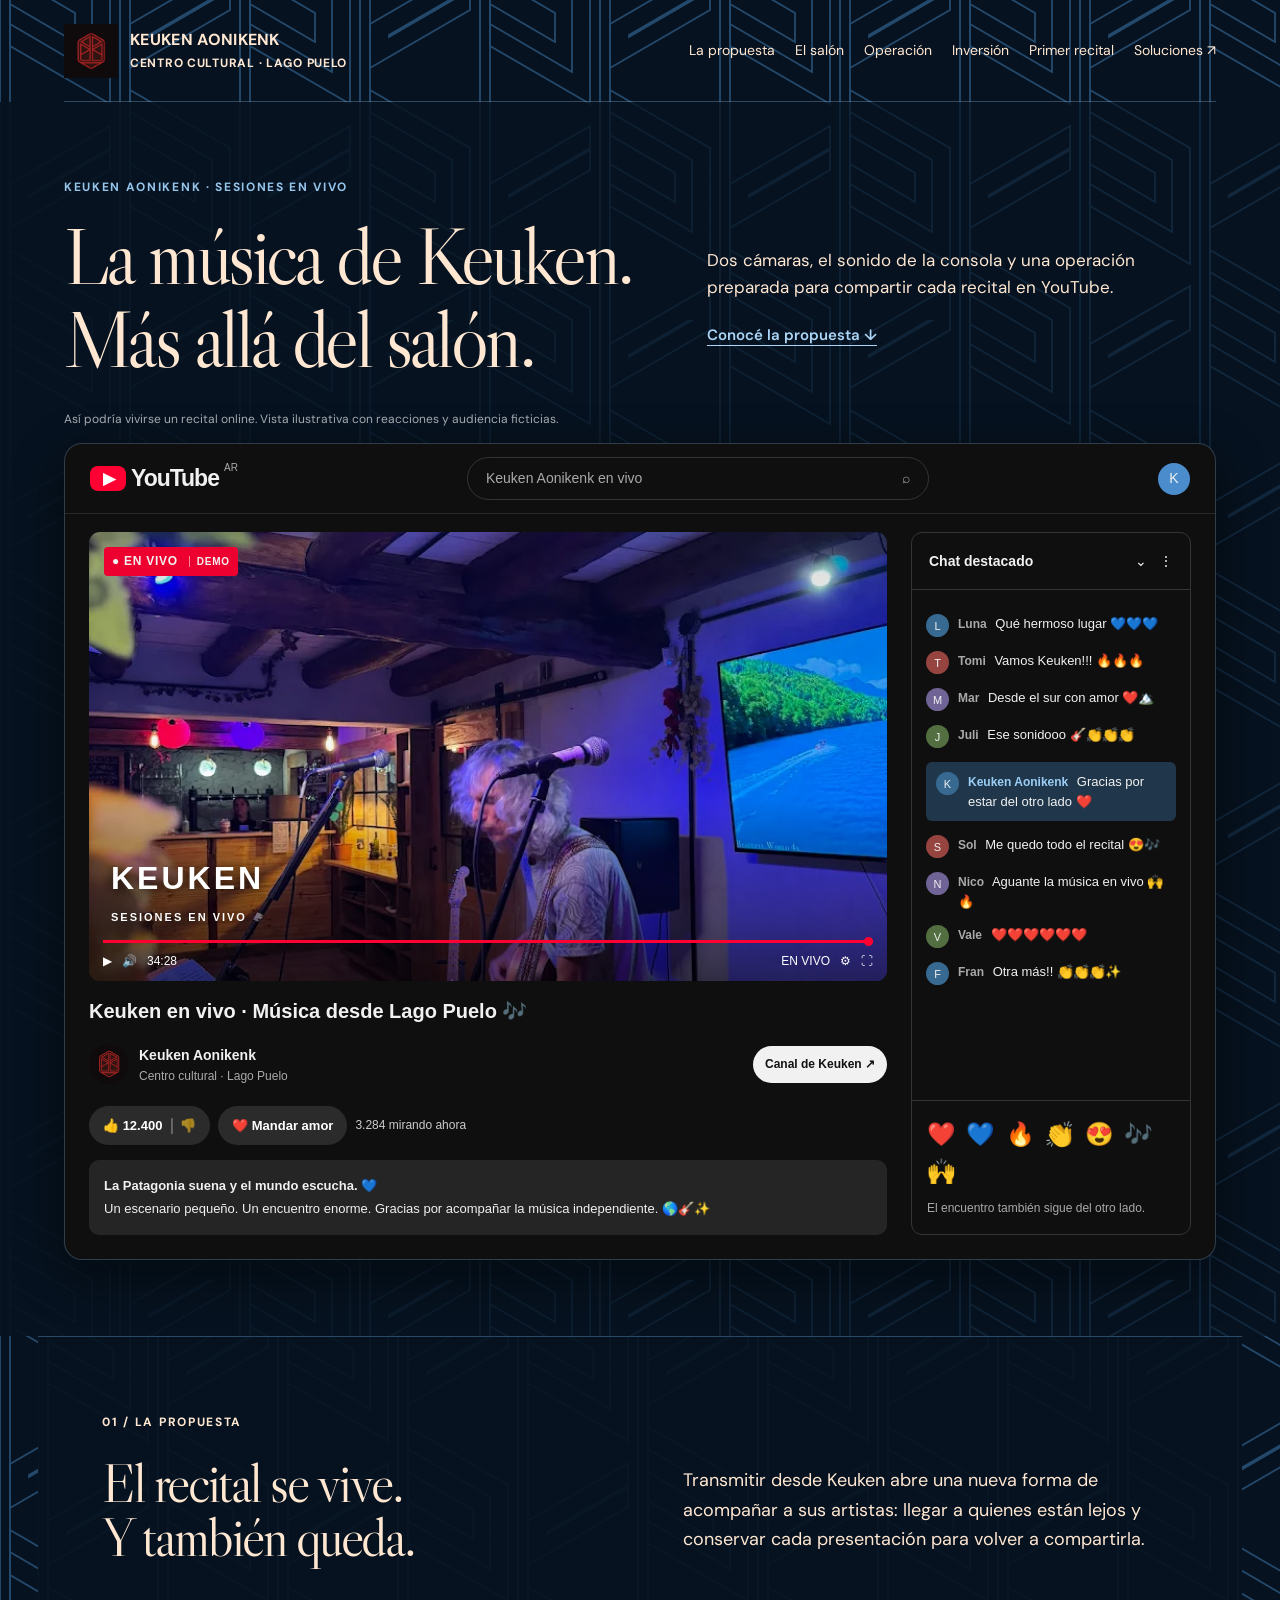
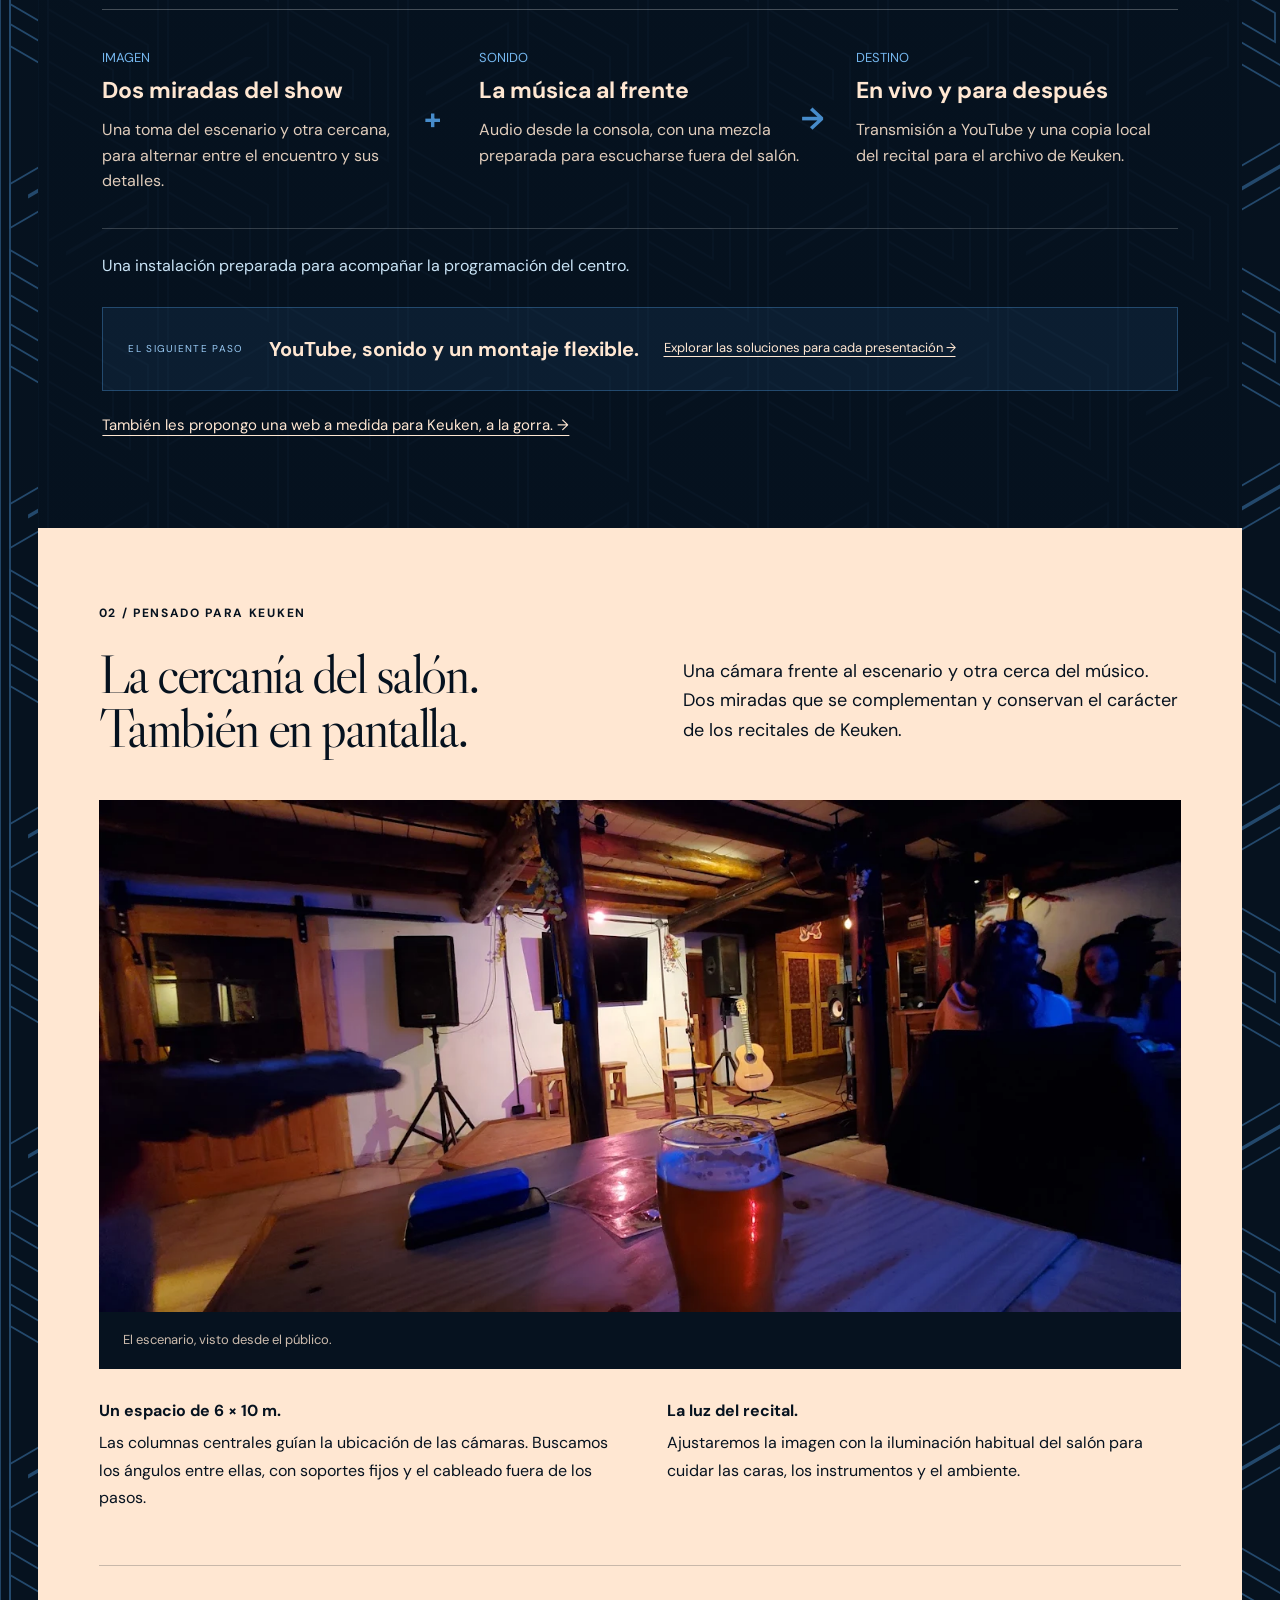
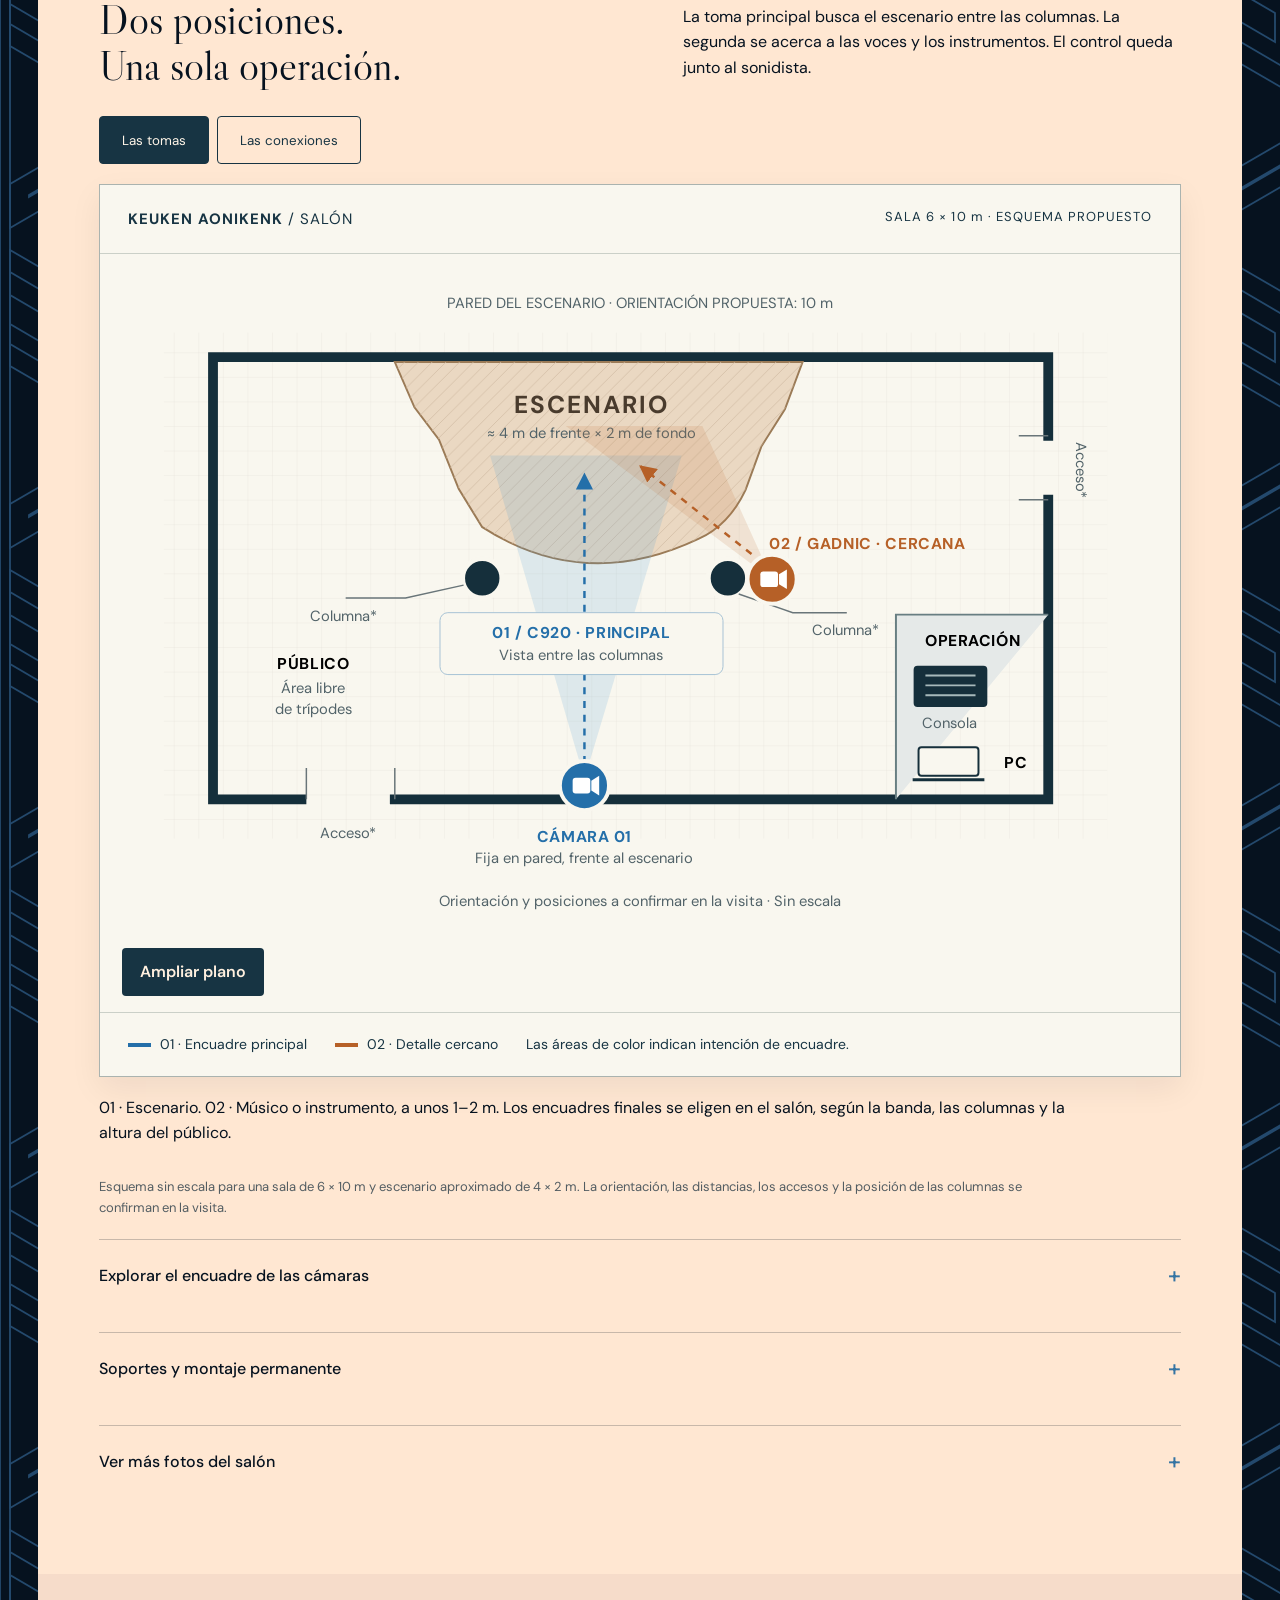
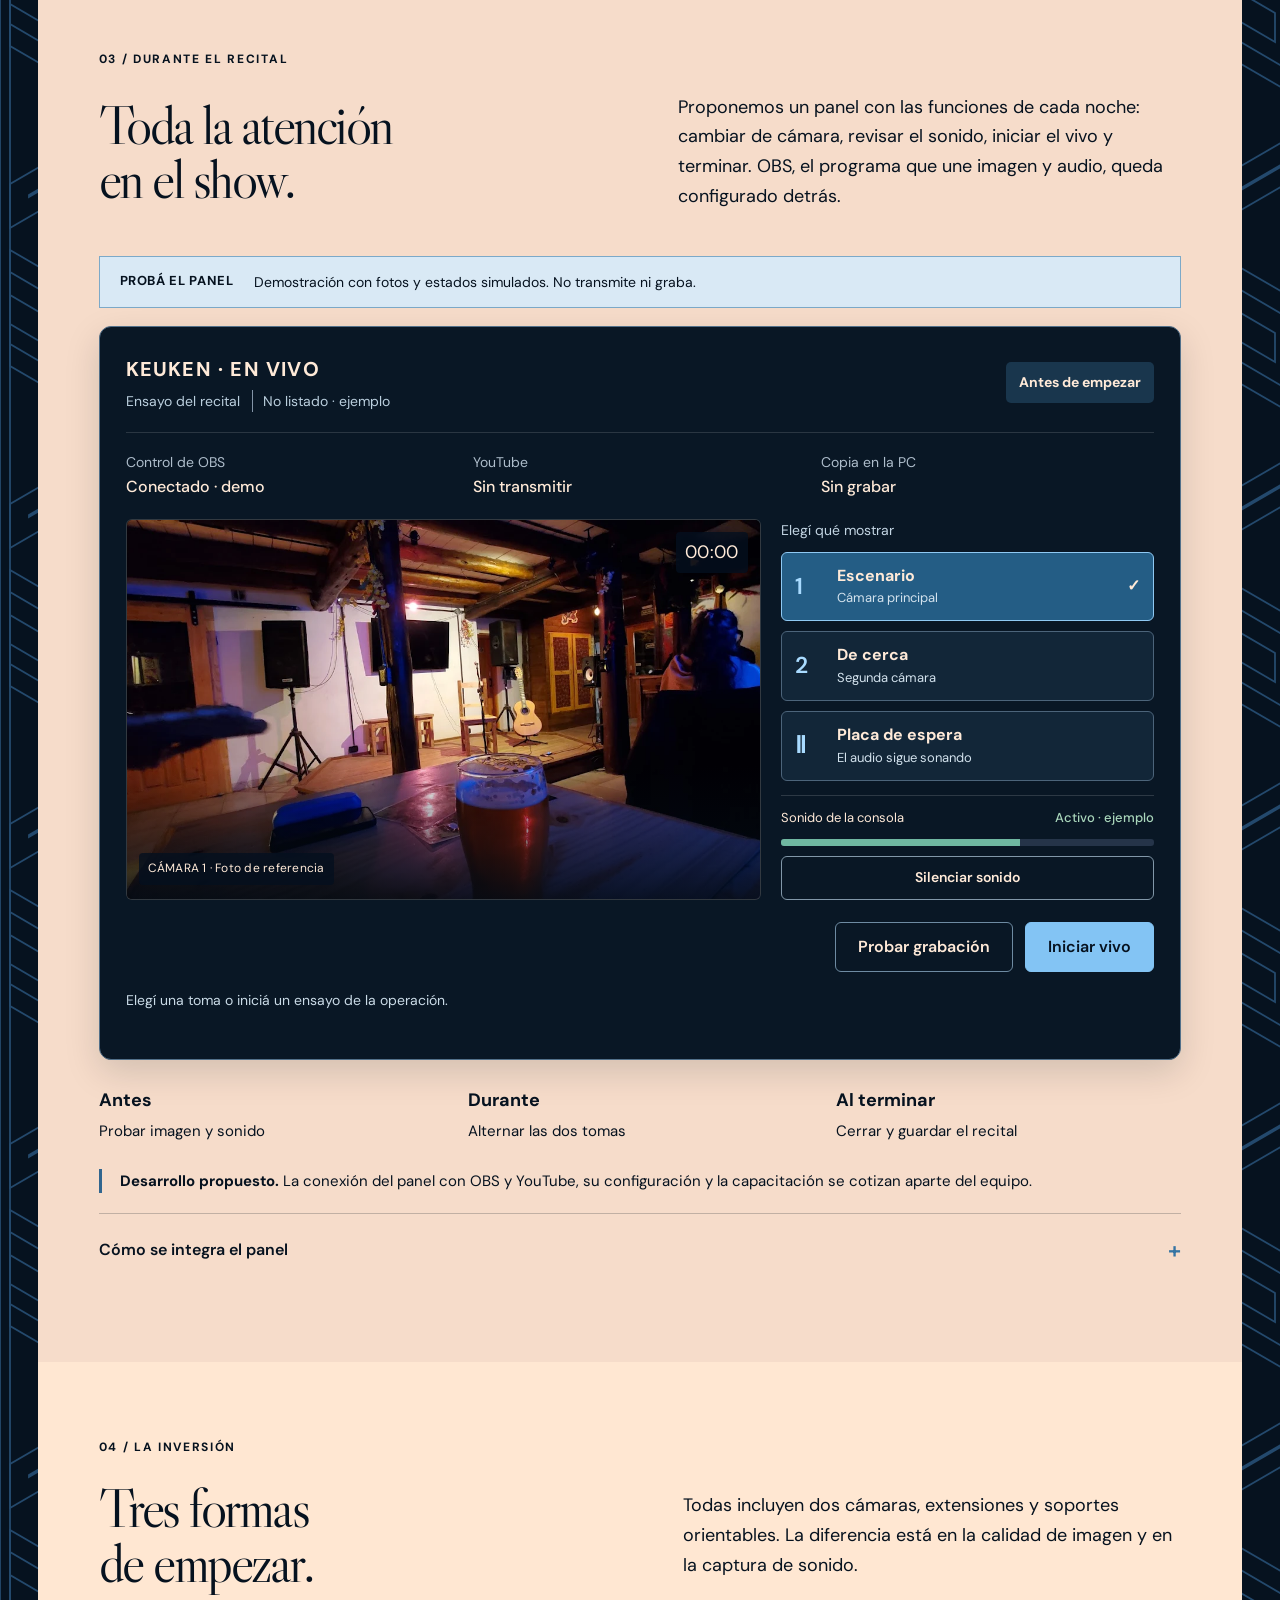
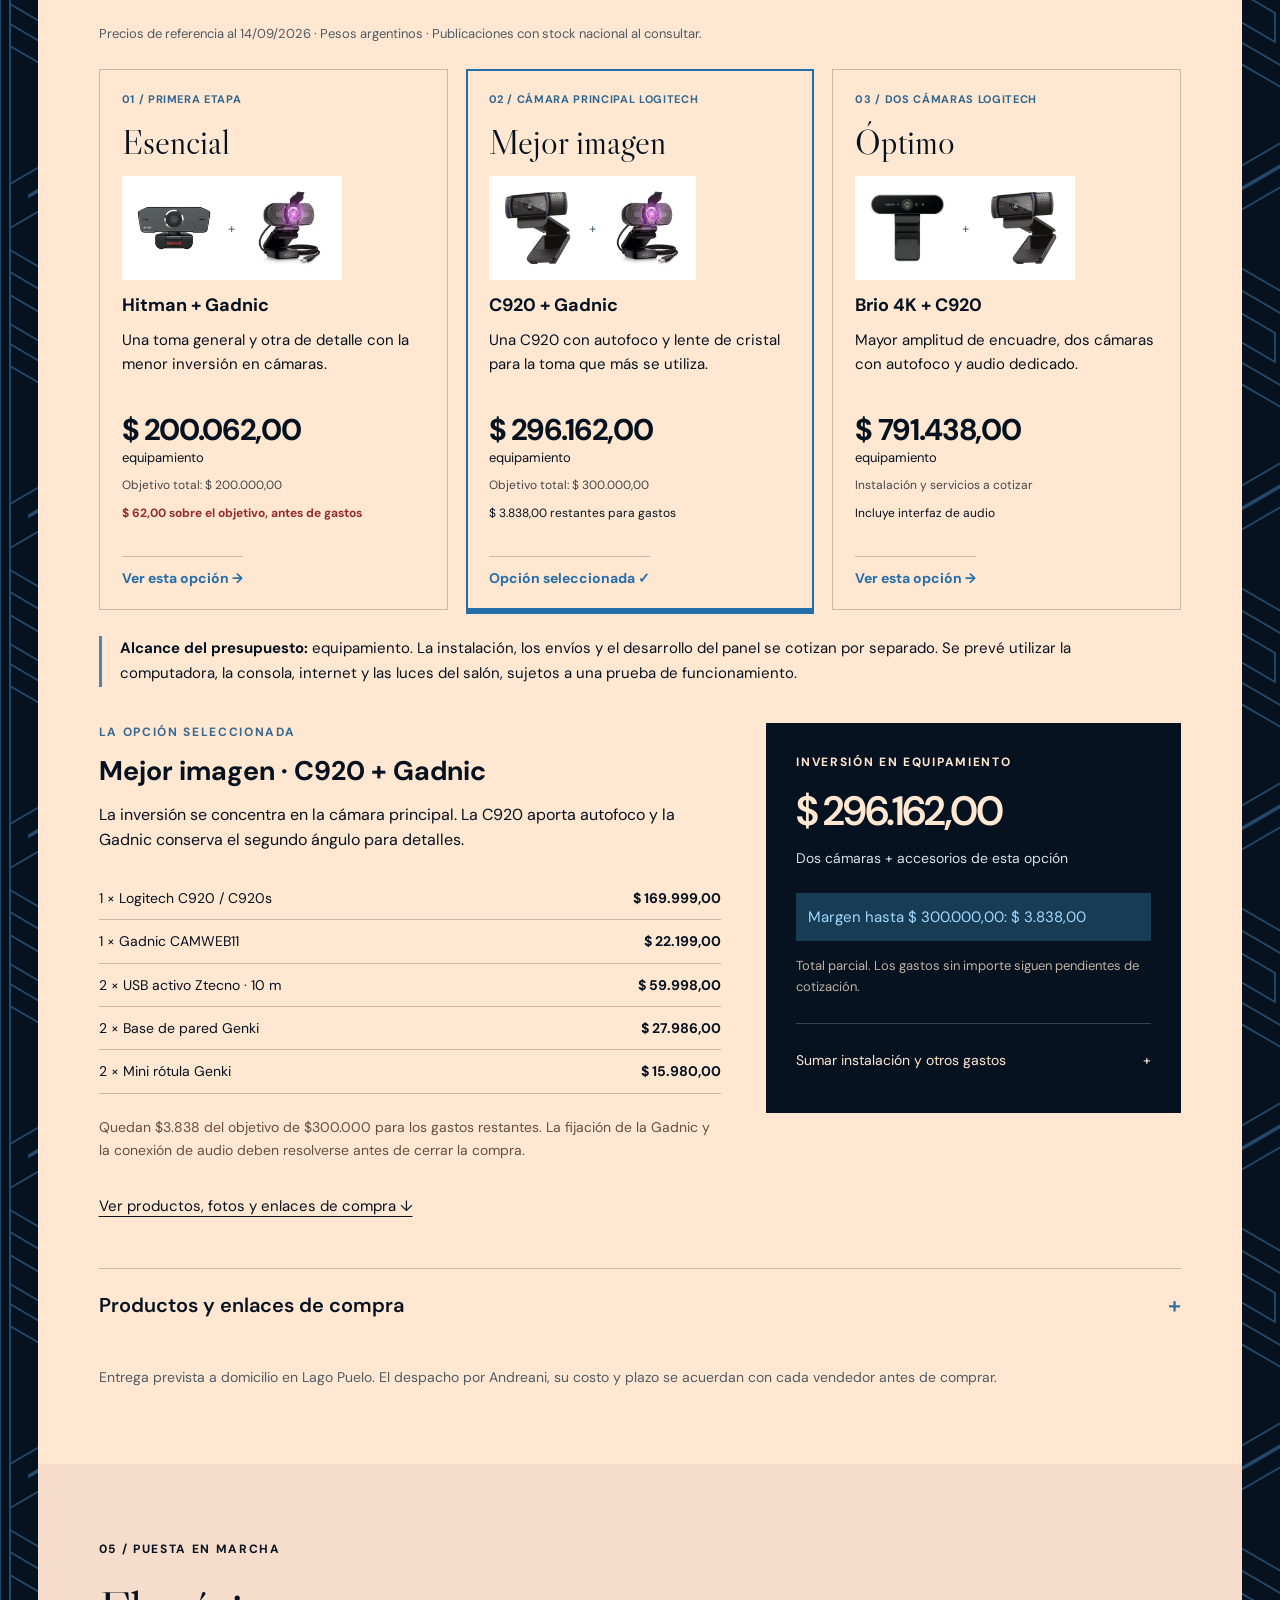
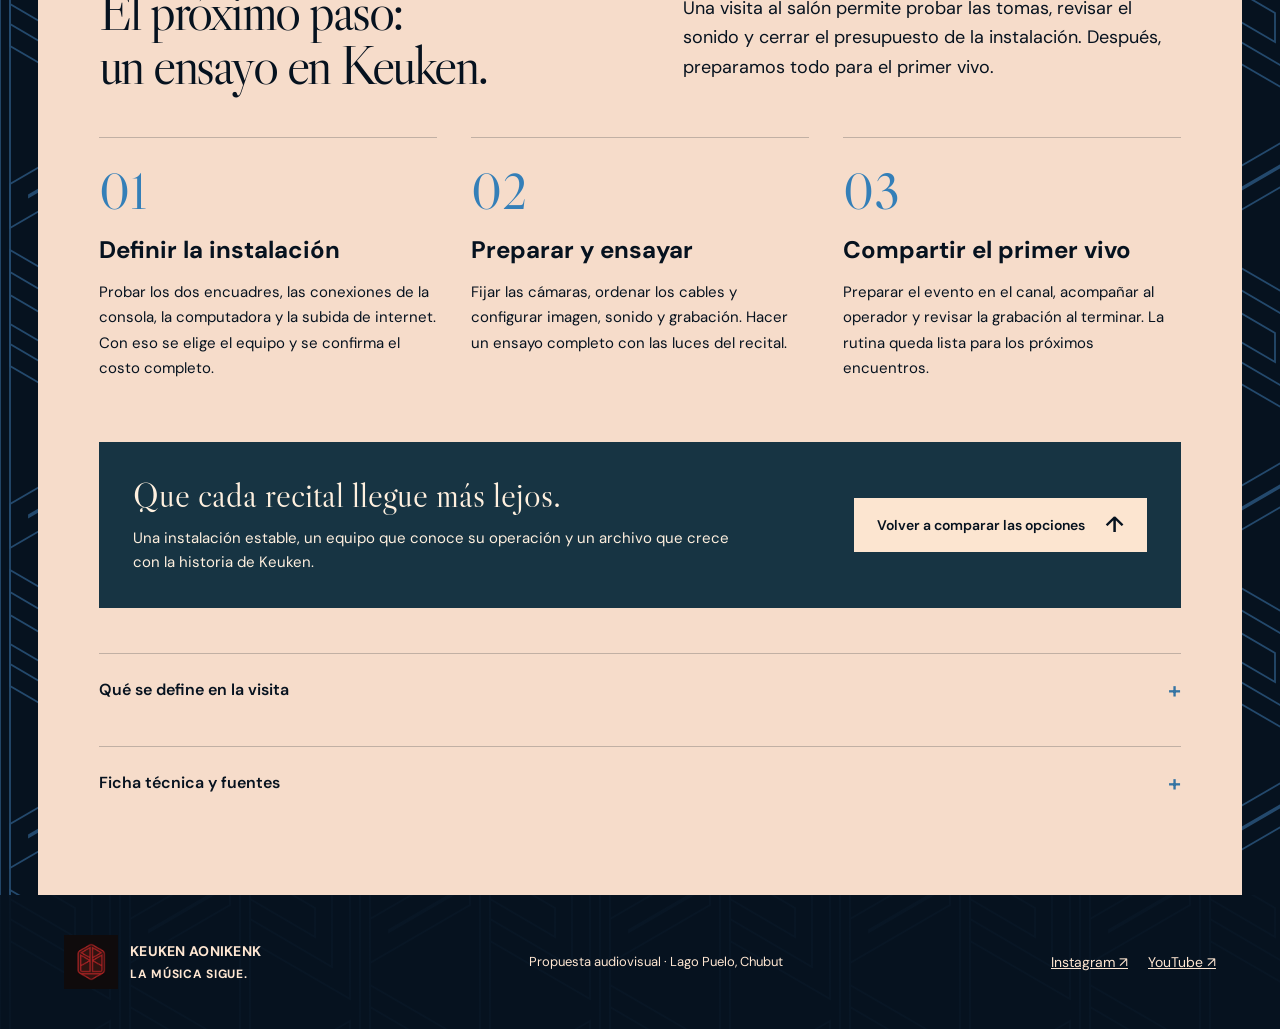
<file: index.html>
<!doctype html>
<html lang="es">
<head><meta charset="UTF-8"><meta name="viewport" content="width=device-width,initial-scale=1"><meta name="description" content="Keuken en vivo: una propuesta para compartir sus recitales con dos cámaras, sonido de consola y una operación sencilla. Conocé el plan y la inversión."><title>Keuken en vivo · La música sigue</title><link rel="icon" href="assets/logo.jpg"><link rel="stylesheet" href="style.css"><link rel="stylesheet" href="experience.css"><link rel="stylesheet" href="operator.css"><link rel="stylesheet" href="responsive.css"><link rel="stylesheet" href="editorial.css?v=web-20260915-nav"></head>
<body>
<a class="skip-link" href="#idea">Ir a la propuesta</a>
<header class="header"><a class="brand" href="#inicio"><img src="assets/logo.jpg" alt="Logo de Keuken Aonikenk"><span>KEUKEN AONIKENK<small>CENTRO CULTURAL · LAGO PUELO</small></span></a><button class="nav-toggle" type="button" aria-expanded="false" aria-controls="home-nav">Menú</button><nav id="home-nav" aria-label="Navegación principal"><a href="#idea">La propuesta</a><a href="#salon">El salón</a><a href="#operacion">Operación</a><a href="#equipo">Inversión</a><a href="#plan">Primer recital</a><a href="soluciones/">Soluciones ↗</a></nav></header>
<main id="inicio">
<section class="intro section" id="idea"><p class="eyebrow">01 / LA PROPUESTA</p><div class="section-heading"><h2>El recital se vive.<br>Y también queda.</h2><p>Transmitir desde Keuken abre una nueva forma de acompañar a sus artistas: llegar a quienes están lejos y conservar cada presentación para volver a compartirla.</p></div><div class="signal"><div><span>IMAGEN</span><h3>Dos miradas del show</h3><p>Una toma del escenario y otra cercana, para alternar entre el encuentro y sus detalles.</p></div><b aria-hidden="true">+</b><div><span>SONIDO</span><h3>La música al frente</h3><p>Audio desde la consola, con una mezcla preparada para escucharse fuera del salón.</p></div><b aria-hidden="true">→</b><div><span>DESTINO</span><h3>En vivo y para después</h3><p>Transmisión a YouTube y una copia local del recital para el archivo de Keuken.</p></div></div><p class="intro-close">Una instalación preparada para acompañar la programación del centro.</p><a class="solutions-invite" href="soluciones/"><span>EL SIGUIENTE PASO</span><strong>YouTube, sonido y un montaje flexible.</strong><span>Explorar las soluciones para cada presentación →</span></a><p class="web-offer-link"><a href="soluciones/#web-a-medida">También les propongo una web a medida para Keuken, a la gorra. →</a></p></section>
<div id="content"></div>
</main>
<footer><a class="brand" href="#inicio"><img src="assets/logo.jpg" alt=""><span>KEUKEN AONIKENK<small>LA MÚSICA SIGUE.</small></span></a><p>Propuesta audiovisual · Lago Puelo, Chubut</p><div class="footer-links"><a href="https://www.instagram.com/keukenaonikenk/" target="_blank" rel="noopener noreferrer">Instagram ↗</a><a href="https://www.youtube.com/channel/UCTXaSLfvCtCCcbMyMckh44A" target="_blank" rel="noopener noreferrer">YouTube ↗</a></div></footer>
<script src="app.js"></script><script src="experience.js"></script><script src="operator.js"></script><script src="mounting.js"></script><script src="nav.js?v=20260915"></script>
</body></html>
</file>
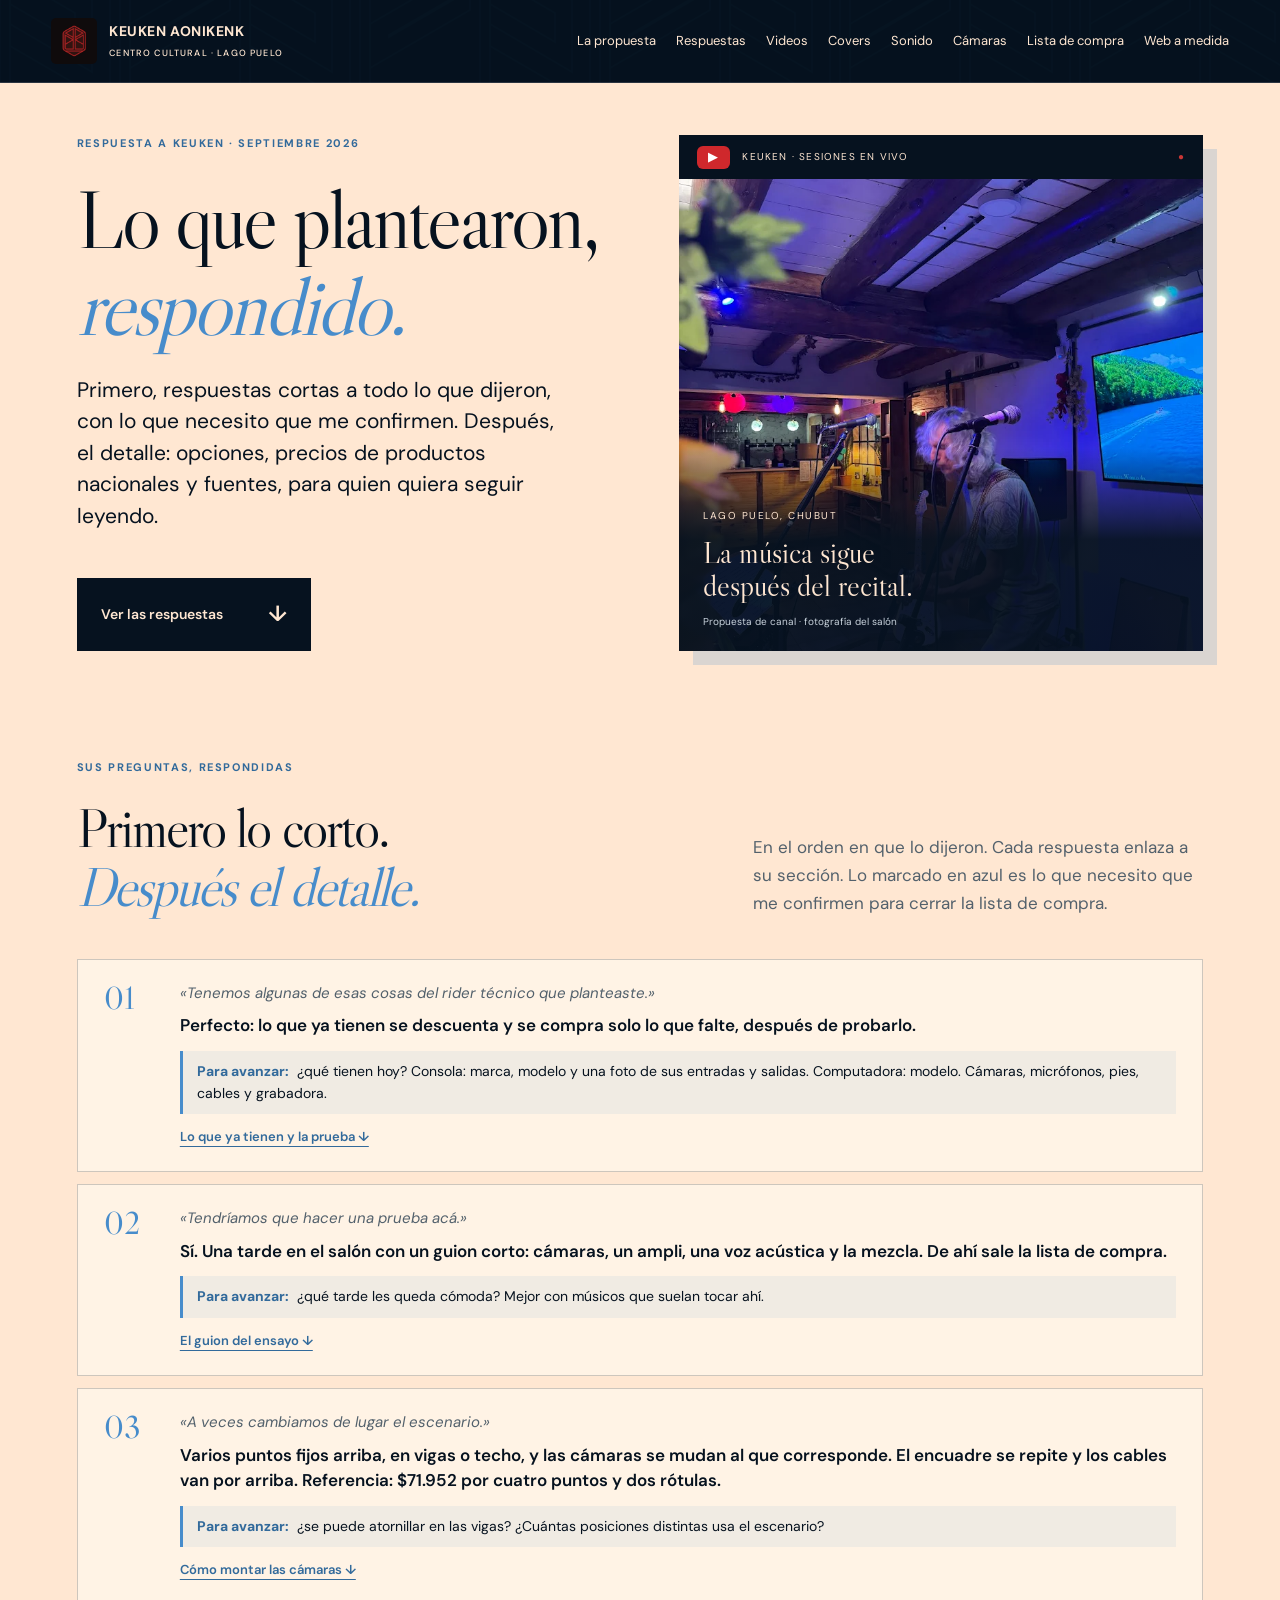
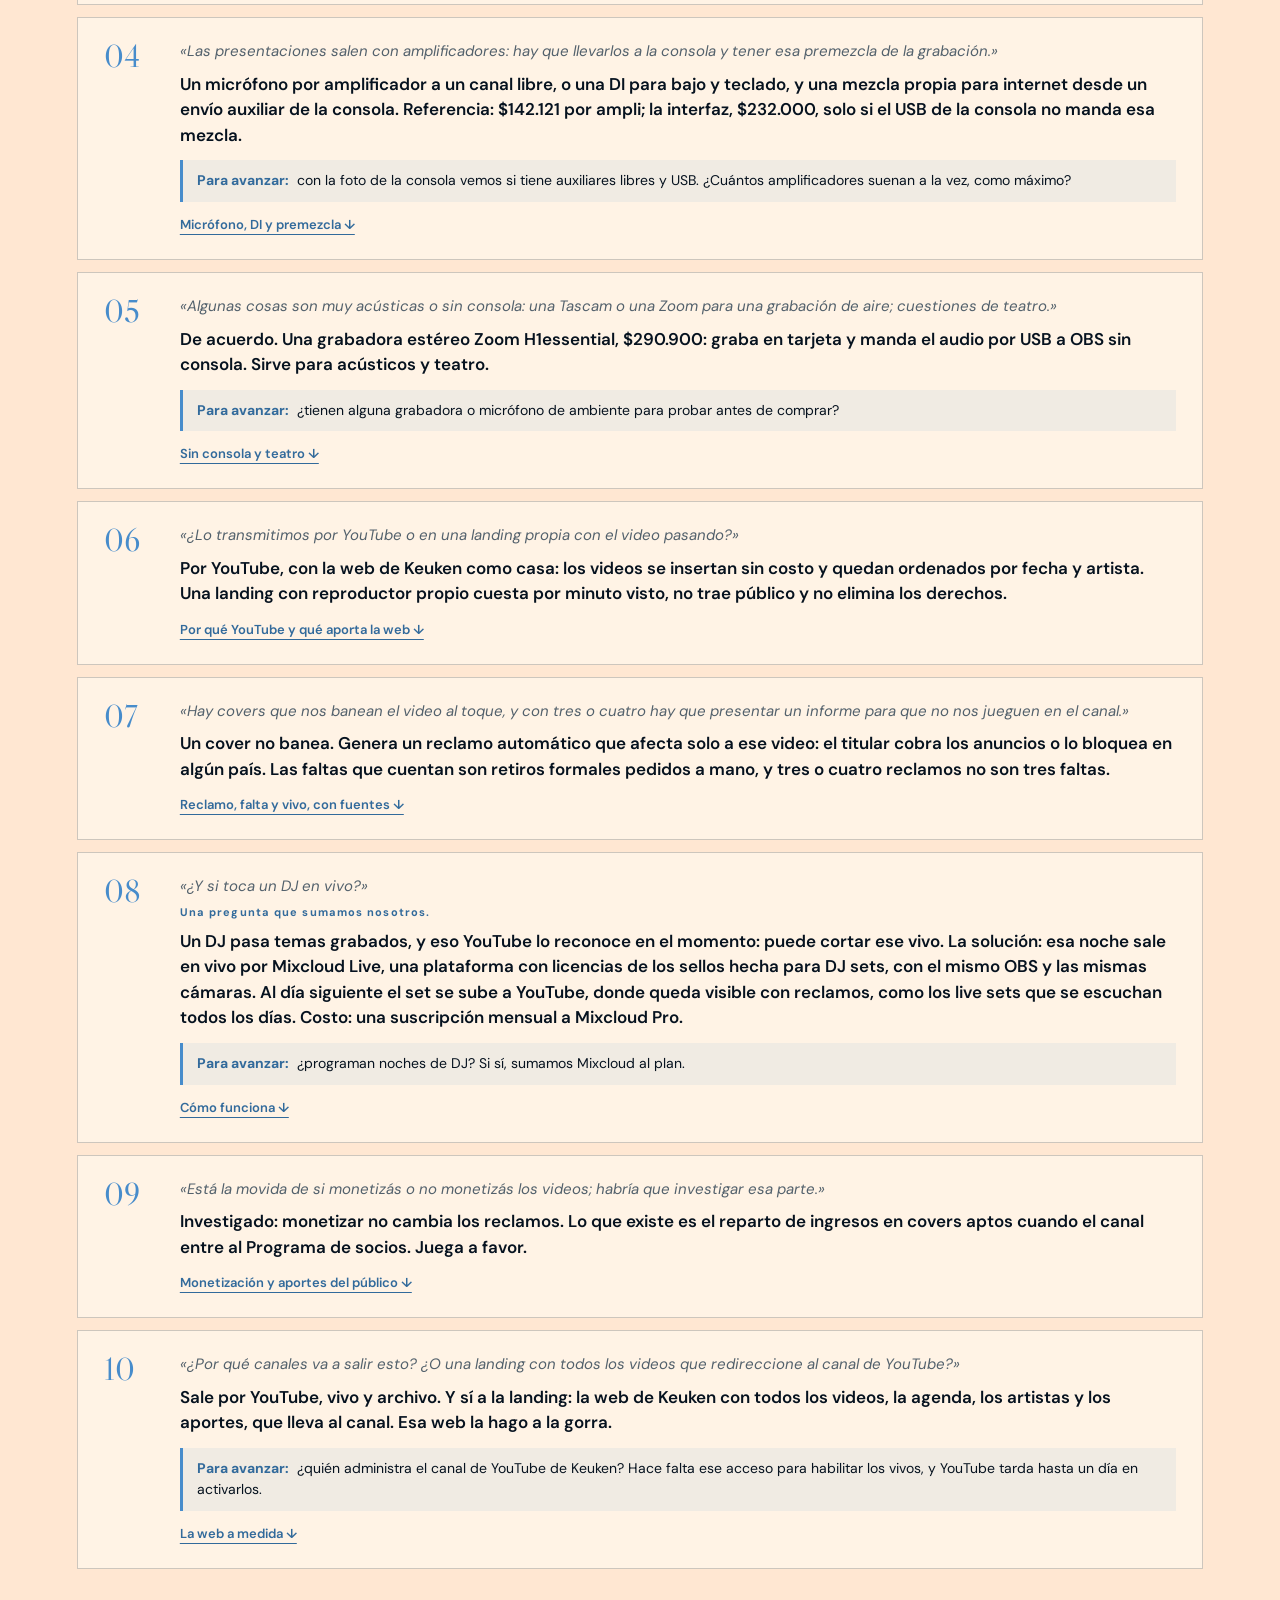
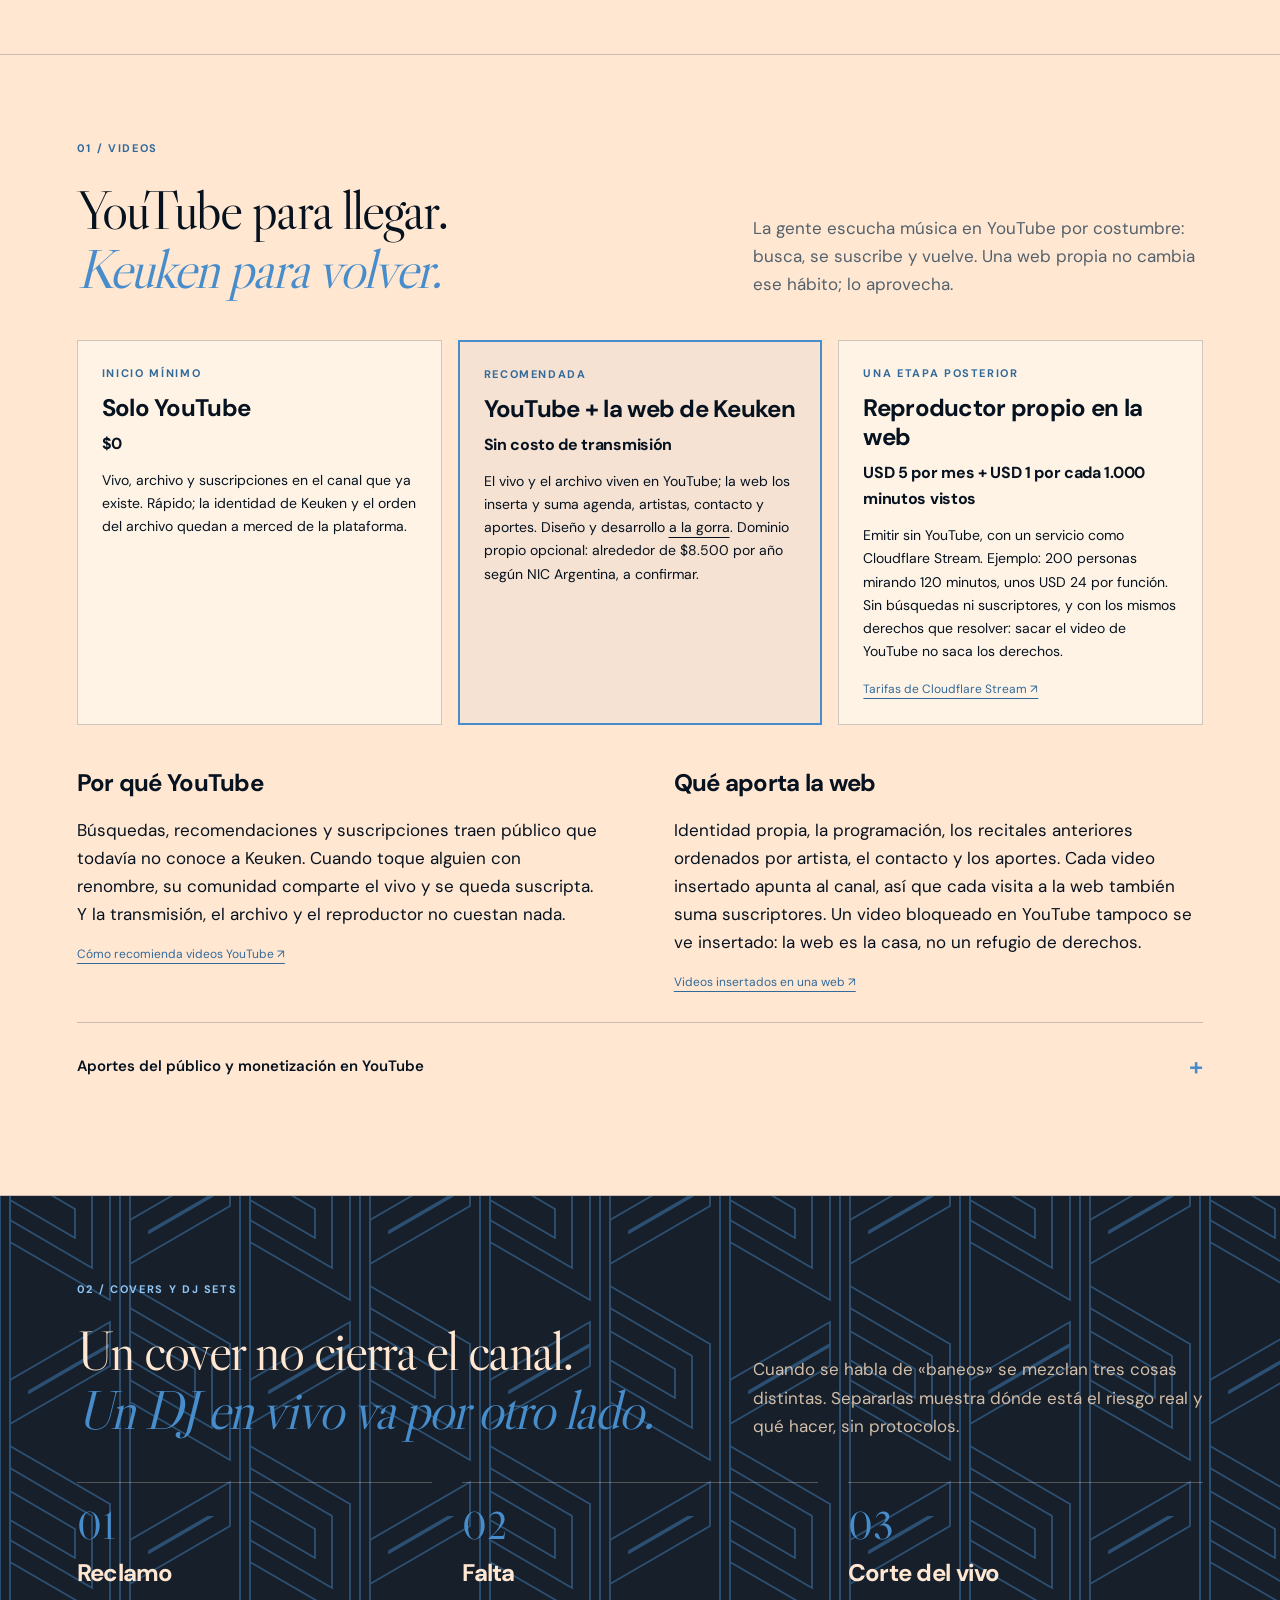
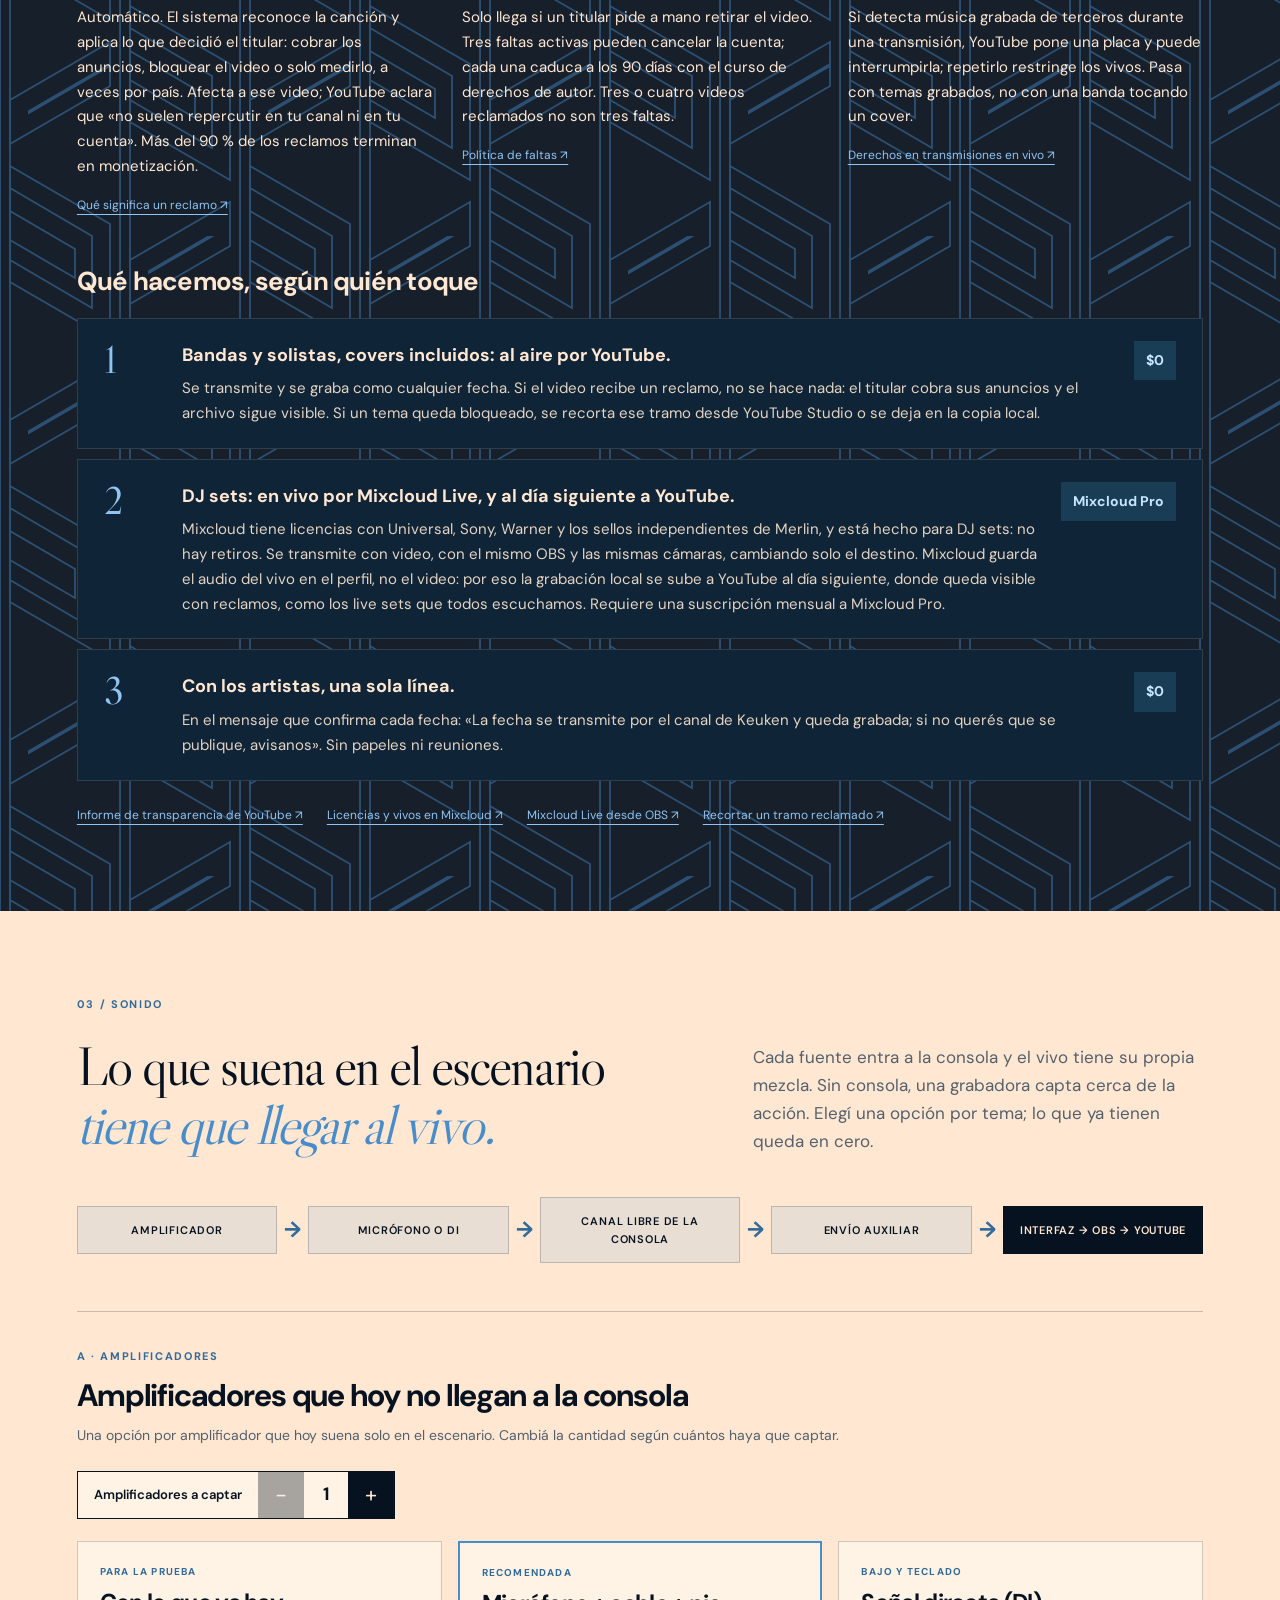
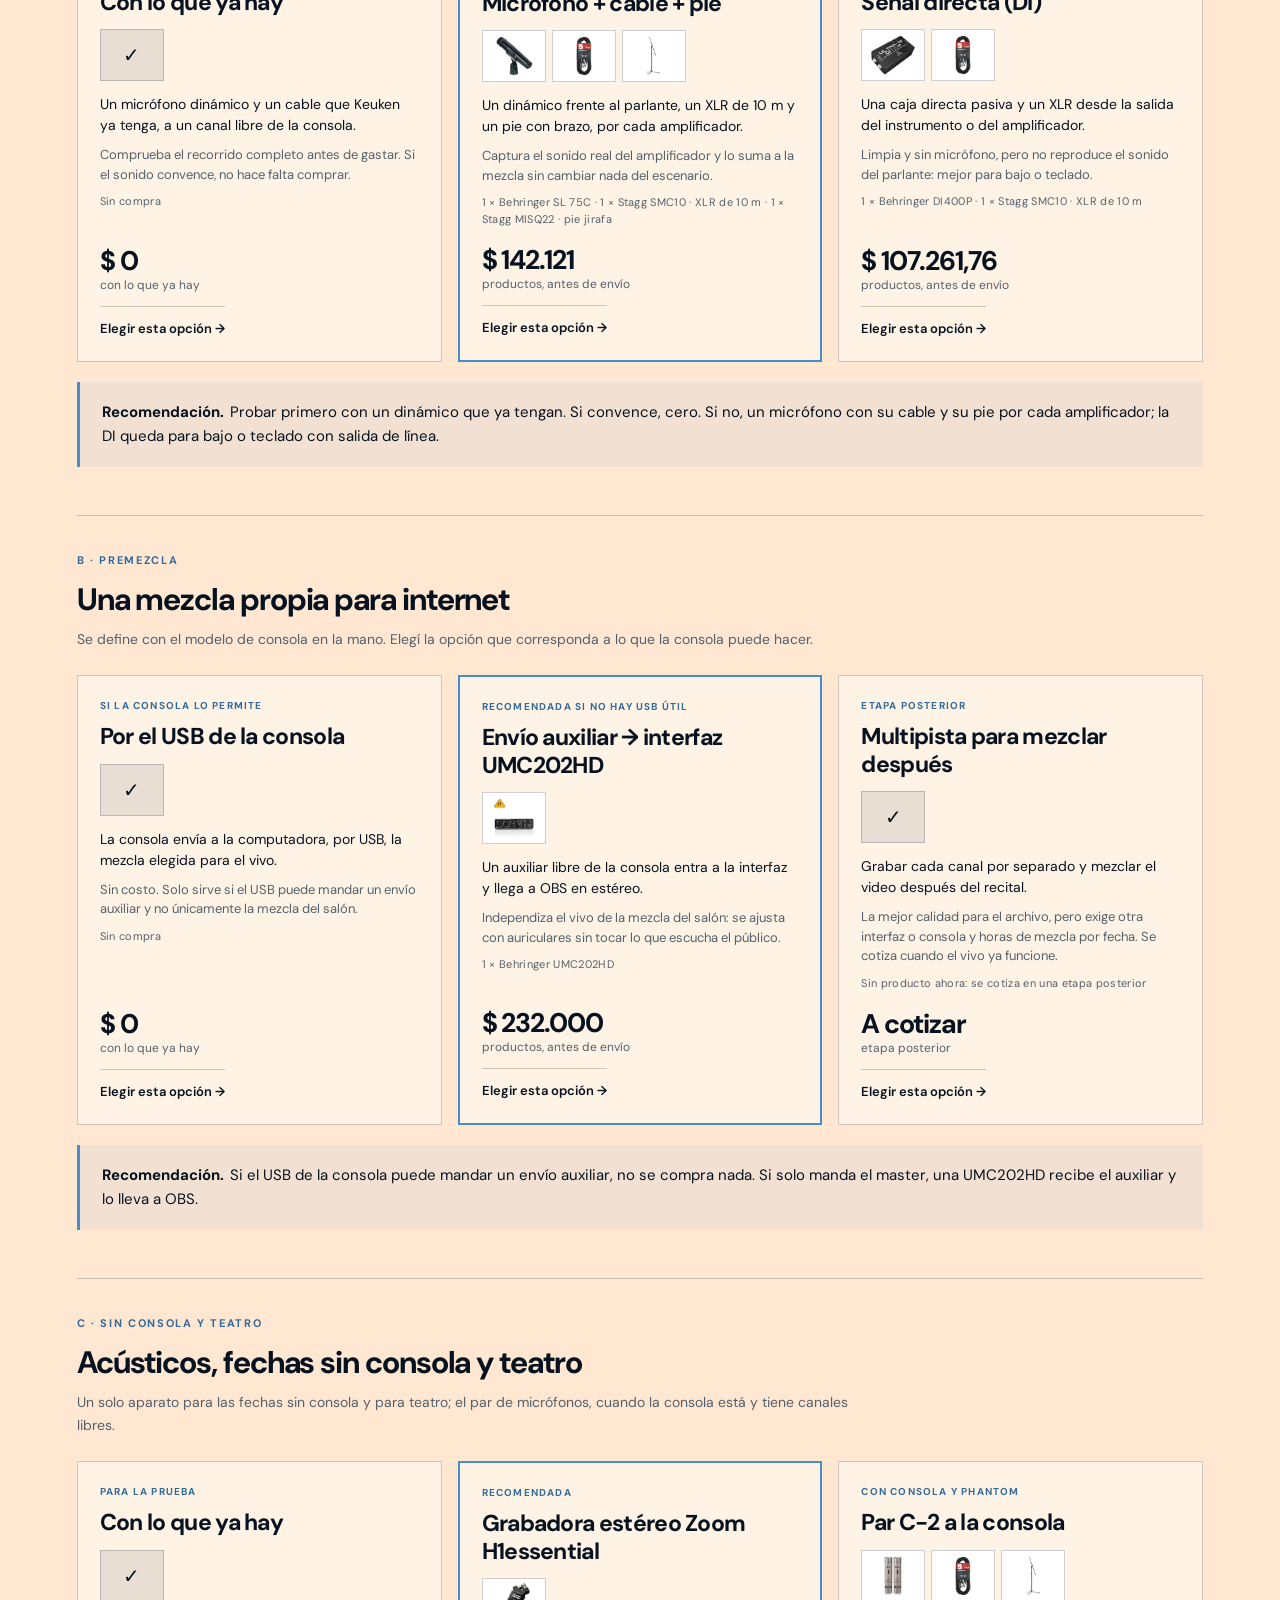
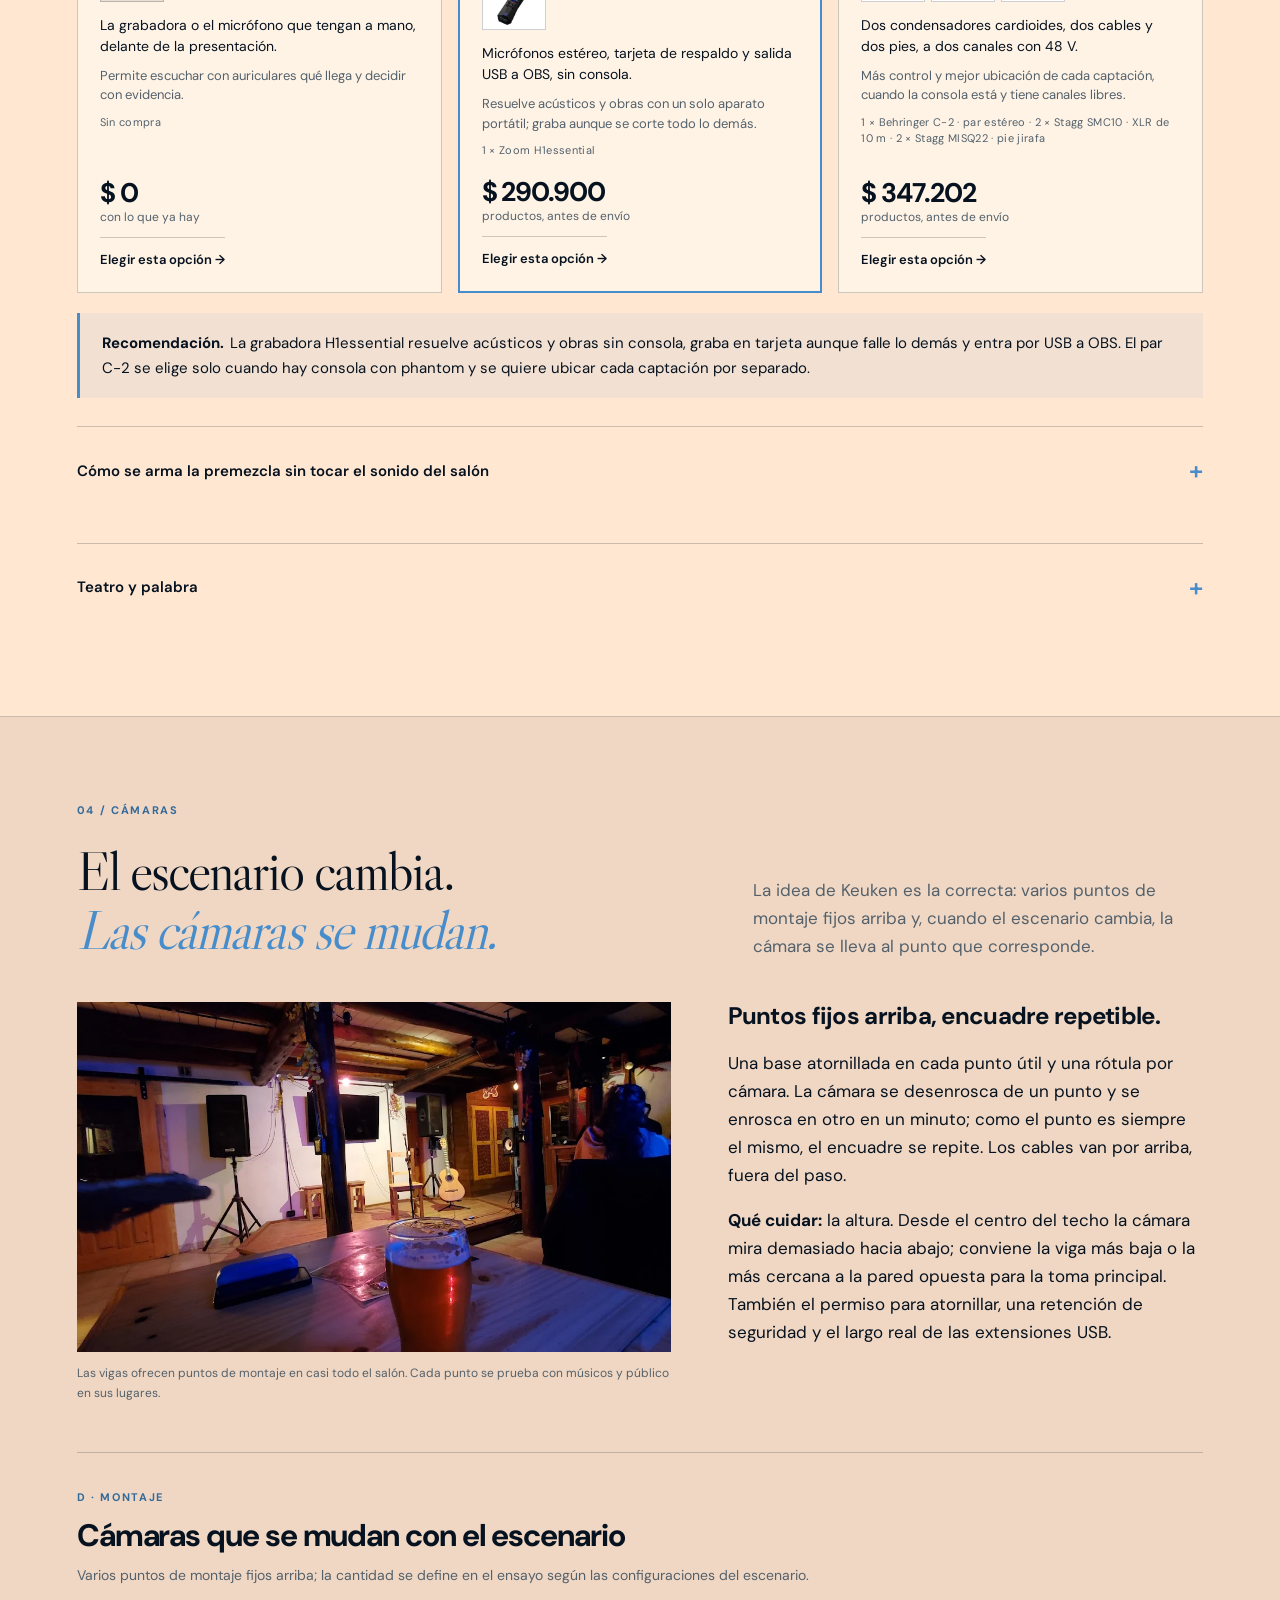
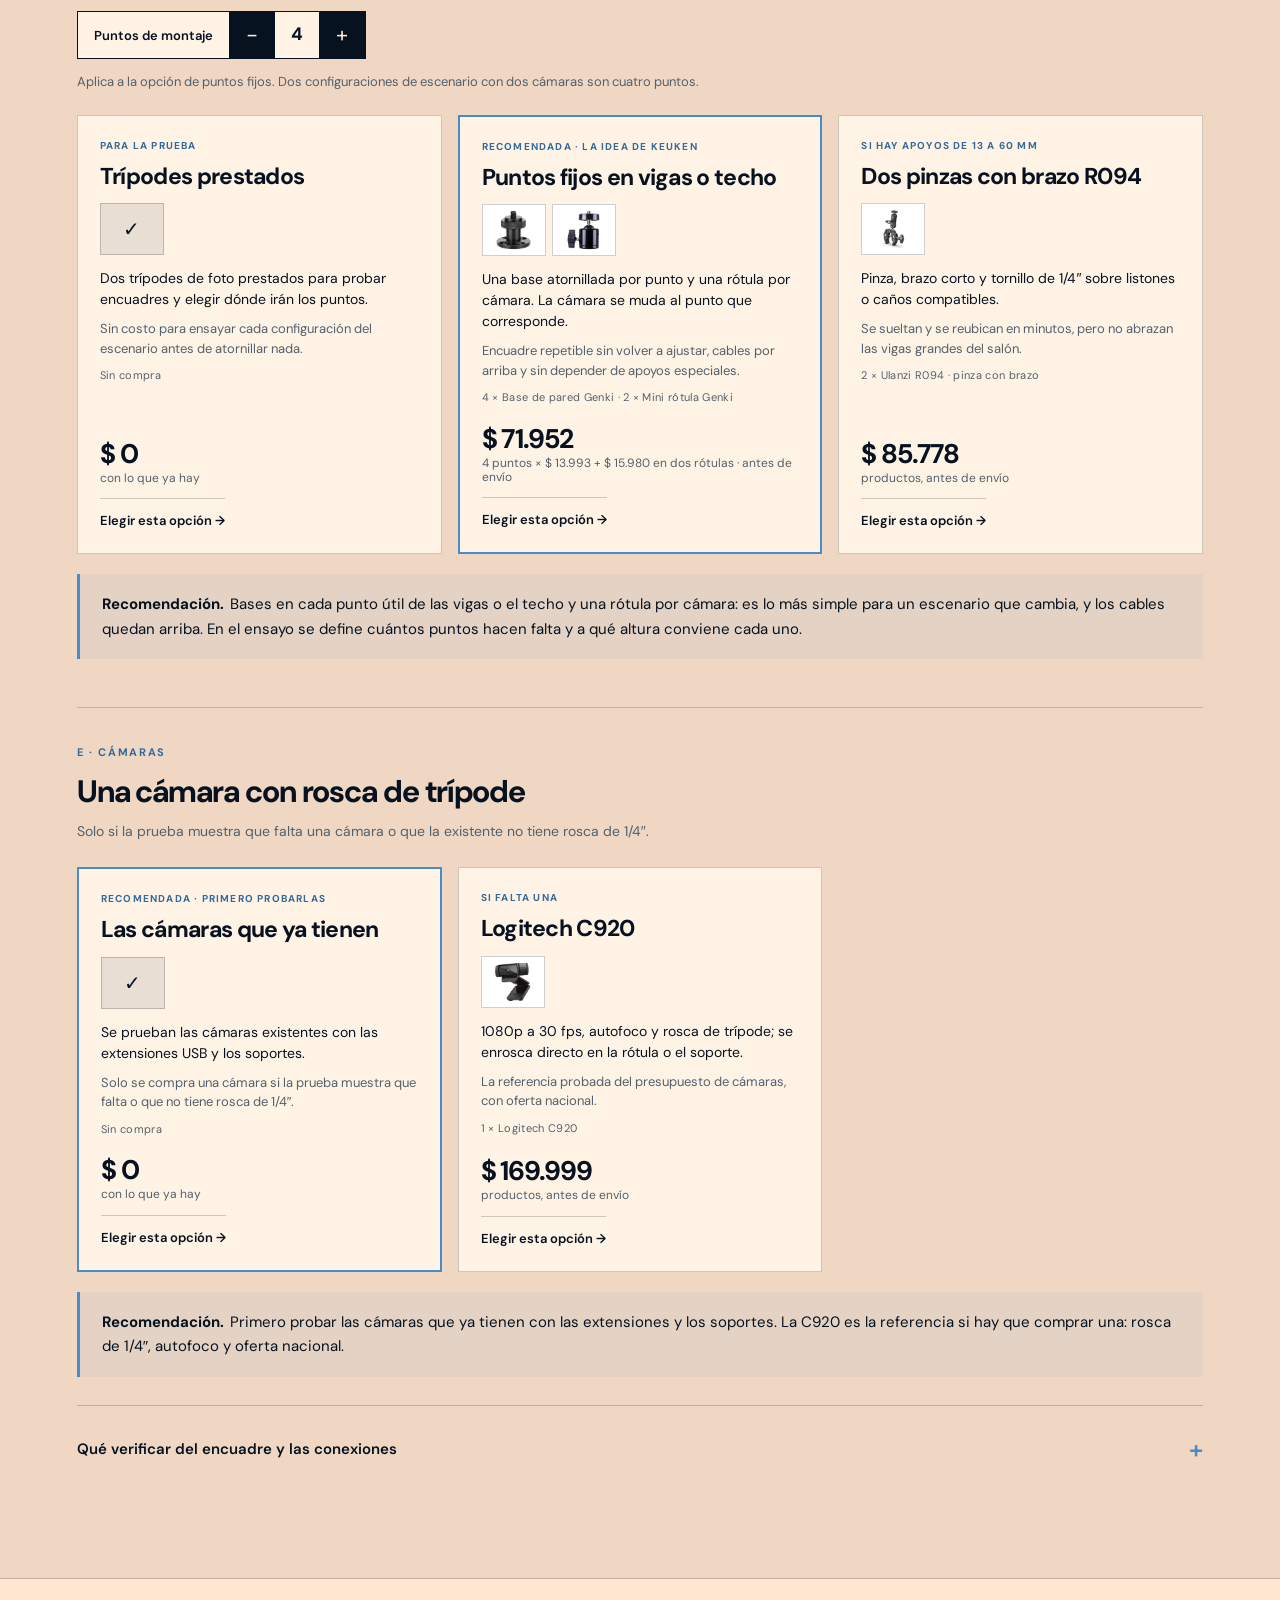
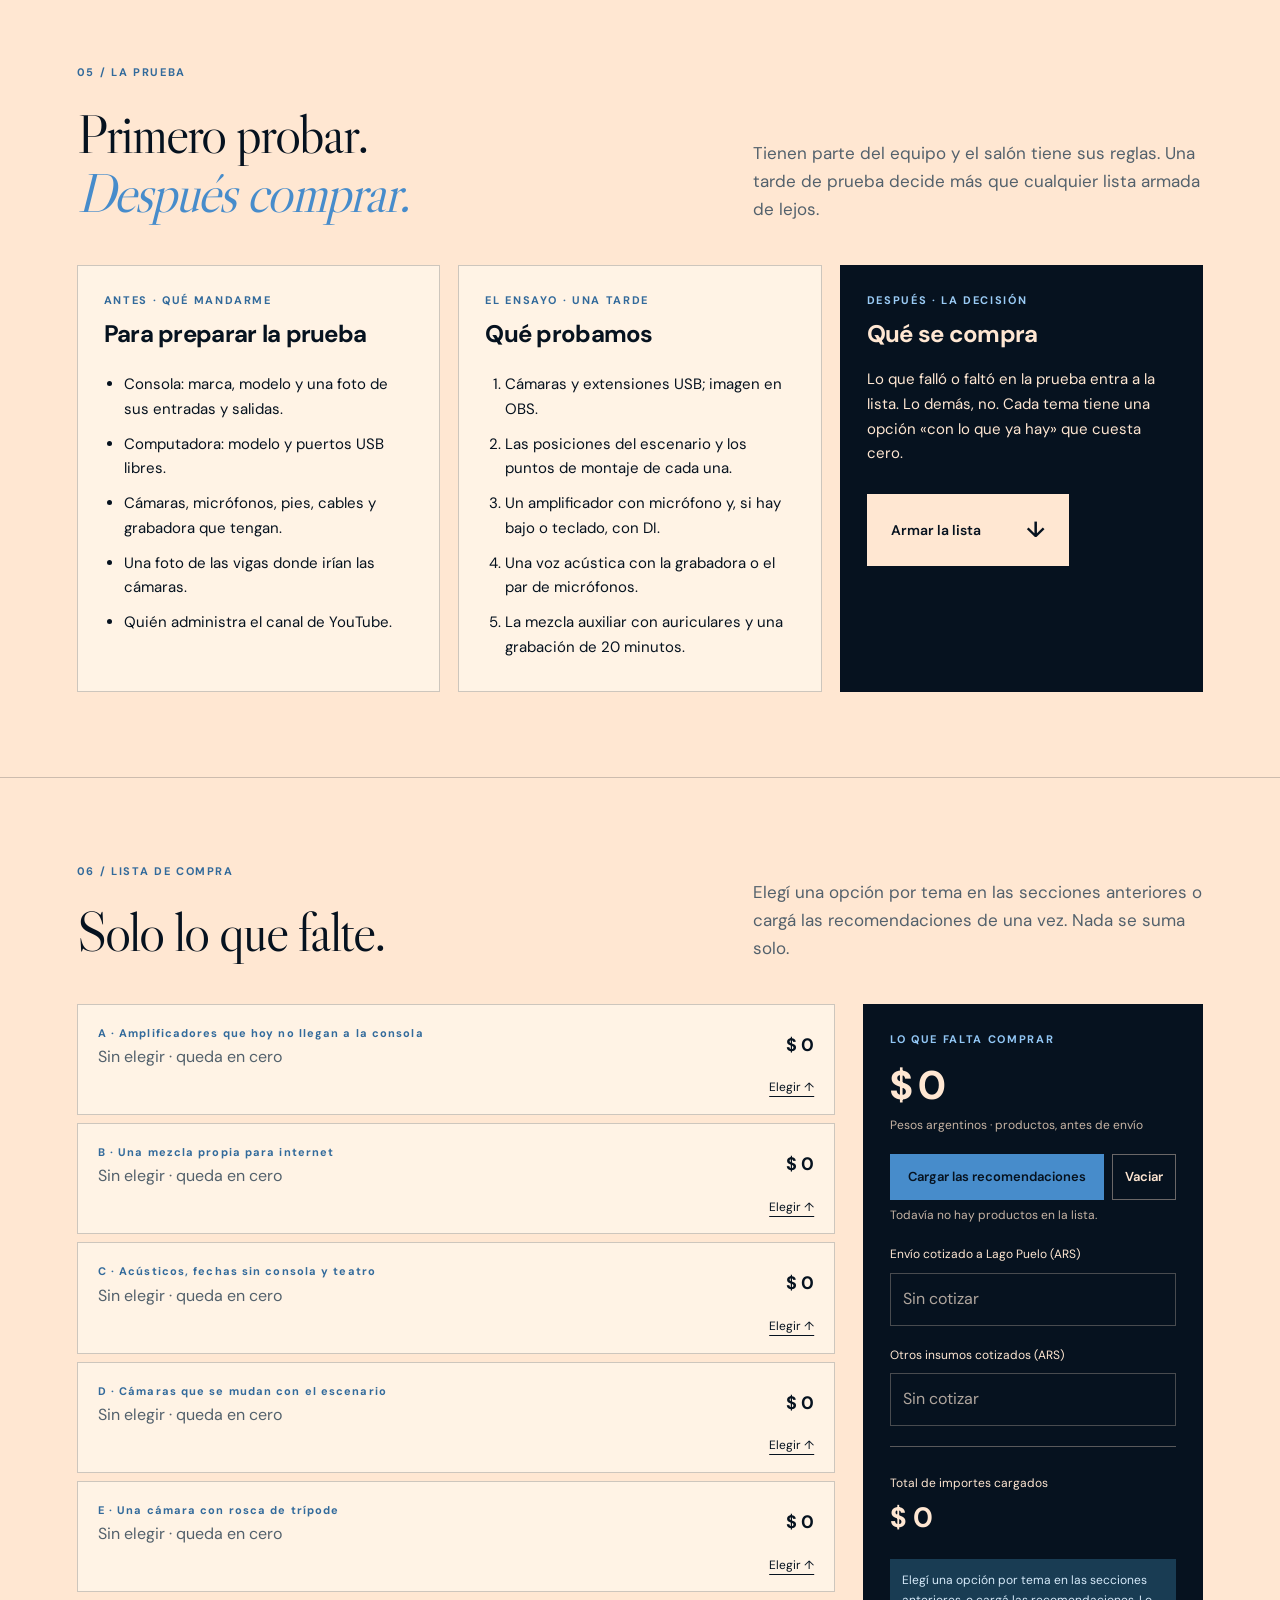
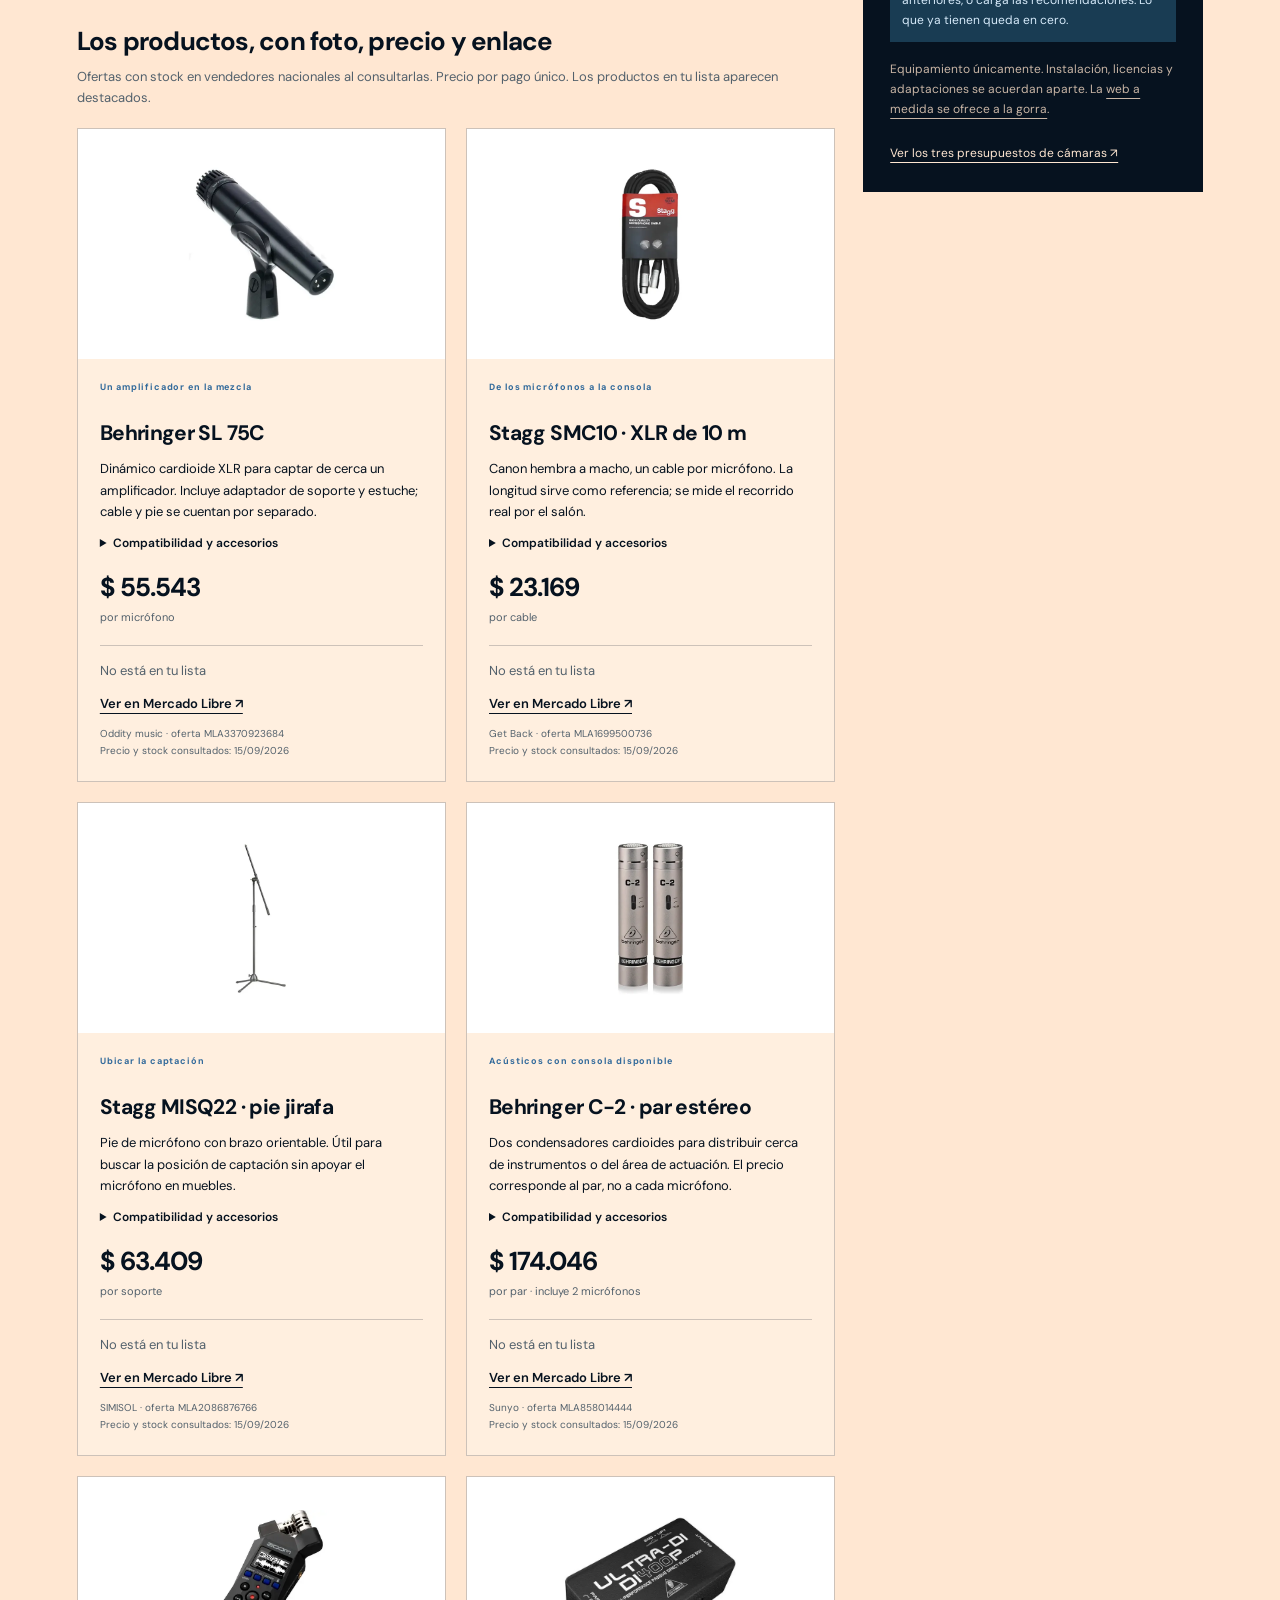
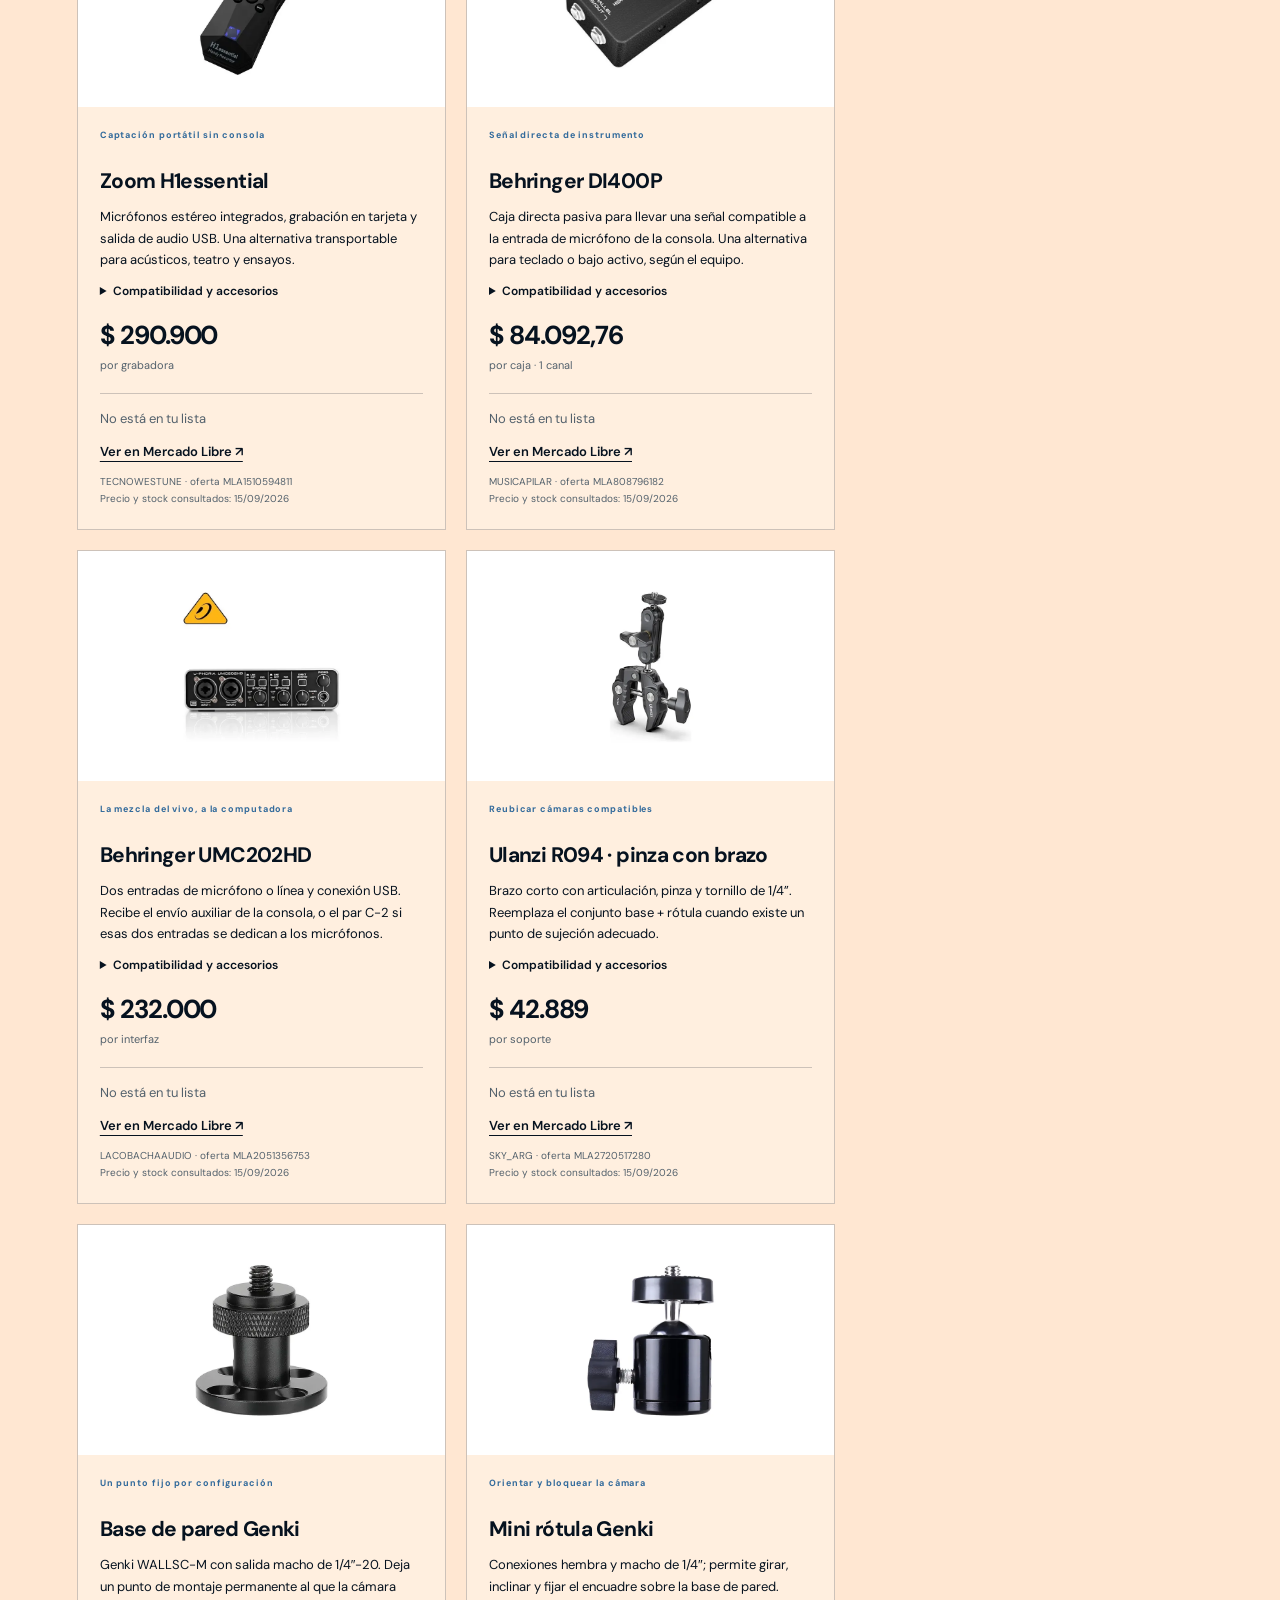
<file: soluciones/index.html>
<!doctype html>
<html lang="es">
<head>
  <meta charset="UTF-8"><meta name="viewport" content="width=device-width, initial-scale=1">
  <title>Keuken en vivo · Respuesta punto por punto</title>
  <meta name="description" content="Respuesta a Keuken: cada pregunta con su respuesta corta y el detalle debajo. YouTube y la web propia, covers y DJ sets, amplificadores y premezcla, acústicos sin consola y un escenario que cambia de lugar. Opciones con productos nacionales y una recomendación.">
  <meta property="og:title" content="Keuken en vivo · Respuesta punto por punto"><meta property="og:description" content="Cada pregunta planteada, con respuesta corta, opciones, precios de referencia y una recomendación."><meta property="og:image" content="https://nikoalerce.github.io/keuken-aonikenk-propuesta/assets/salon-show.webp">
  <link rel="icon" href="../assets/logo.jpg"><link rel="stylesheet" href="soluciones.css?v=20260915-r6"><script src="../nav.js?v=20260915" defer></script><script src="soluciones.js?v=20260915-r5" defer></script>
</head>
<body>
<a class="skip" href="#respuestas">Ir a las respuestas</a>
<header class="site-header"><a class="brand" href="../"><img src="../assets/logo.jpg" alt=""><span>KEUKEN AONIKENK<small>CENTRO CULTURAL · LAGO PUELO</small></span></a><button class="nav-toggle" type="button" aria-expanded="false" aria-controls="site-nav">Menú</button><nav id="site-nav" aria-label="Principal"><a href="../">La propuesta</a><a href="#respuestas">Respuestas</a><a href="#destino">Videos</a><a href="#covers">Covers</a><a href="#amplis">Sonido</a><a href="#escenario">Cámaras</a><a href="#presupuesto">Lista de compra</a><a href="#web-a-medida">Web a medida</a></nav></header>
<main>
  <section class="hero" id="recomendacion">
    <div class="hero-copy"><p class="eyebrow">RESPUESTA A KEUKEN · SEPTIEMBRE 2026</p><h1>Lo que plantearon,<br><em>respondido.</em></h1><p class="lead">Primero, respuestas cortas a todo lo que dijeron, con lo que necesito que me confirmen. Después, el detalle: opciones, precios de productos nacionales y fuentes, para quien quiera seguir leyendo.</p><a class="button" href="#respuestas">Ver las respuestas <span>↓</span></a></div>
    <figure class="hero-film"><div class="film-top"><span class="youtube-mark" aria-hidden="true">▶</span><span>KEUKEN · SESIONES EN VIVO</span><span class="film-dot" aria-hidden="true">●</span></div><img src="../assets/salon-show.webp" alt="Un músico se presenta en el escenario de Keuken, entre vigas de madera y luces de color"><figcaption><span>LAGO PUELO, CHUBUT</span><strong>La música sigue<br>después del recital.</strong><span class="film-tag">Propuesta de canal · fotografía del salón</span></figcaption></figure>
  </section>

  <section class="section answers" id="respuestas">
    <div class="section-head"><div><p class="eyebrow">SUS PREGUNTAS, RESPONDIDAS</p><h2>Primero lo corto.<br><em>Después el detalle.</em></h2></div><p>En el orden en que lo dijeron. Cada respuesta enlaza a su sección. Lo marcado en azul es lo que necesito que me confirmen para cerrar la lista de compra.</p></div>
    <ol class="qa-list">
      <li class="qa"><span class="qa-number">01</span><div><q>Tenemos algunas de esas cosas del rider técnico que planteaste.</q><p class="qa-answer">Perfecto: lo que ya tienen se descuenta y se compra solo lo que falte, después de probarlo.</p><p class="qa-ask"><b>Para avanzar:</b> ¿qué tienen hoy? Consola: marca, modelo y una foto de sus entradas y salidas. Computadora: modelo. Cámaras, micrófonos, pies, cables y grabadora.</p><a class="qa-link" href="#prueba">Lo que ya tienen y la prueba ↓</a></div></li>
      <li class="qa"><span class="qa-number">02</span><div><q>Tendríamos que hacer una prueba acá.</q><p class="qa-answer">Sí. Una tarde en el salón con un guion corto: cámaras, un ampli, una voz acústica y la mezcla. De ahí sale la lista de compra.</p><p class="qa-ask"><b>Para avanzar:</b> ¿qué tarde les queda cómoda? Mejor con músicos que suelan tocar ahí.</p><a class="qa-link" href="#prueba">El guion del ensayo ↓</a></div></li>
      <li class="qa"><span class="qa-number">03</span><div><q>A veces cambiamos de lugar el escenario.</q><p class="qa-answer">Varios puntos fijos arriba, en vigas o techo, y las cámaras se mudan al que corresponde. El encuadre se repite y los cables van por arriba. Referencia: $71.952 por cuatro puntos y dos rótulas.</p><p class="qa-ask"><b>Para avanzar:</b> ¿se puede atornillar en las vigas? ¿Cuántas posiciones distintas usa el escenario?</p><a class="qa-link" href="#escenario">Cómo montar las cámaras ↓</a></div></li>
      <li class="qa"><span class="qa-number">04</span><div><q>Las presentaciones salen con amplificadores: hay que llevarlos a la consola y tener esa premezcla de la grabación.</q><p class="qa-answer">Un micrófono por amplificador a un canal libre, o una DI para bajo y teclado, y una mezcla propia para internet desde un envío auxiliar de la consola. Referencia: $142.121 por ampli; la interfaz, $232.000, solo si el USB de la consola no manda esa mezcla.</p><p class="qa-ask"><b>Para avanzar:</b> con la foto de la consola vemos si tiene auxiliares libres y USB. ¿Cuántos amplificadores suenan a la vez, como máximo?</p><a class="qa-link" href="#amplis">Micrófono, DI y premezcla ↓</a></div></li>
      <li class="qa"><span class="qa-number">05</span><div><q>Algunas cosas son muy acústicas o sin consola: una Tascam o una Zoom para una grabación de aire; cuestiones de teatro.</q><p class="qa-answer">De acuerdo. Una grabadora estéreo Zoom H1essential, $290.900: graba en tarjeta y manda el audio por USB a OBS sin consola. Sirve para acústicos y teatro.</p><p class="qa-ask"><b>Para avanzar:</b> ¿tienen alguna grabadora o micrófono de ambiente para probar antes de comprar?</p><a class="qa-link" href="#need-acusticos">Sin consola y teatro ↓</a></div></li>
      <li class="qa"><span class="qa-number">06</span><div><q>¿Lo transmitimos por YouTube o en una landing propia con el video pasando?</q><p class="qa-answer">Por YouTube, con la web de Keuken como casa: los videos se insertan sin costo y quedan ordenados por fecha y artista. Una landing con reproductor propio cuesta por minuto visto, no trae público y no elimina los derechos.</p><a class="qa-link" href="#destino">Por qué YouTube y qué aporta la web ↓</a></div></li>
      <li class="qa"><span class="qa-number">07</span><div><q>Hay covers que nos banean el video al toque, y con tres o cuatro hay que presentar un informe para que no nos jueguen en el canal.</q><p class="qa-answer">Un cover no banea. Genera un reclamo automático que afecta solo a ese video: el titular cobra los anuncios o lo bloquea en algún país. Las faltas que cuentan son retiros formales pedidos a mano, y tres o cuatro reclamos no son tres faltas.</p><a class="qa-link" href="#covers">Reclamo, falta y vivo, con fuentes ↓</a></div></li>
      <li class="qa"><span class="qa-number">08</span><div><q>¿Y si toca un DJ en vivo?</q><span class="qa-note">Una pregunta que sumamos nosotros.</span><p class="qa-answer">Un DJ pasa temas grabados, y eso YouTube lo reconoce en el momento: puede cortar ese vivo. La solución: esa noche sale en vivo por Mixcloud Live, una plataforma con licencias de los sellos hecha para DJ sets, con el mismo OBS y las mismas cámaras. Al día siguiente el set se sube a YouTube, donde queda visible con reclamos, como los live sets que se escuchan todos los días. Costo: una suscripción mensual a Mixcloud Pro.</p><p class="qa-ask"><b>Para avanzar:</b> ¿programan noches de DJ? Si sí, sumamos Mixcloud al plan.</p><a class="qa-link" href="#covers">Cómo funciona ↓</a></div></li>
      <li class="qa"><span class="qa-number">09</span><div><q>Está la movida de si monetizás o no monetizás los videos; habría que investigar esa parte.</q><p class="qa-answer">Investigado: monetizar no cambia los reclamos. Lo que existe es el reparto de ingresos en covers aptos cuando el canal entre al Programa de socios. Juega a favor.</p><a class="qa-link" href="#comunidad">Monetización y aportes del público ↓</a></div></li>
      <li class="qa"><span class="qa-number">10</span><div><q>¿Por qué canales va a salir esto? ¿O una landing con todos los videos que redireccione al canal de YouTube?</q><p class="qa-answer">Sale por YouTube, vivo y archivo. Y sí a la landing: la web de Keuken con todos los videos, la agenda, los artistas y los aportes, que lleva al canal. Esa web la hago a la gorra.</p><p class="qa-ask"><b>Para avanzar:</b> ¿quién administra el canal de YouTube de Keuken? Hace falta ese acceso para habilitar los vivos, y YouTube tarda hasta un día en activarlos.</p><a class="qa-link" href="#web-a-medida">La web a medida ↓</a></div></li>
    </ol>
  </section>

  <section class="section" id="destino">
    <div class="section-head"><div><p class="eyebrow">01 / VIDEOS</p><h2>YouTube para llegar.<br><em>Keuken para volver.</em></h2></div><p>La gente escucha música en YouTube por costumbre: busca, se suscribe y vuelve. Una web propia no cambia ese hábito; lo aprovecha.</p></div>
    <div class="option-grid static-options">
      <article><span class="label">INICIO MÍNIMO</span><h3>Solo YouTube</h3><p class="option-cost">$0</p><p>Vivo, archivo y suscripciones en el canal que ya existe. Rápido; la identidad de Keuken y el orden del archivo quedan a merced de la plataforma.</p></article>
      <article class="recommended"><span class="label">RECOMENDADA</span><h3>YouTube + la web de Keuken</h3><p class="option-cost">Sin costo de transmisión</p><p>El vivo y el archivo viven en YouTube; la web los inserta y suma agenda, artistas, contacto y aportes. Diseño y desarrollo <a href="#web-a-medida">a la gorra</a>. Dominio propio opcional: alrededor de $8.500 por año según NIC Argentina, a confirmar.</p></article>
      <article><span class="label">UNA ETAPA POSTERIOR</span><h3>Reproductor propio en la web</h3><p class="option-cost">USD 5 por mes + USD 1 por cada 1.000 minutos vistos</p><p>Emitir sin YouTube, con un servicio como Cloudflare Stream. Ejemplo: 200 personas mirando 120 minutos, unos USD 24 por función. Sin búsquedas ni suscriptores, y con los mismos derechos que resolver: sacar el video de YouTube no saca los derechos.</p><a class="source" href="https://developers.cloudflare.com/stream/pricing/" target="_blank" rel="noopener noreferrer">Tarifas de Cloudflare Stream ↗</a></article>
    </div>
    <div class="two-col reasoning">
      <div><h3>Por qué YouTube</h3><p>Búsquedas, recomendaciones y suscripciones traen público que todavía no conoce a Keuken. Cuando toque alguien con renombre, su comunidad comparte el vivo y se queda suscripta. Y la transmisión, el archivo y el reproductor no cuestan nada.</p><a class="source" href="https://support.google.com/youtube/answer/16089387?hl=es" target="_blank" rel="noopener noreferrer">Cómo recomienda videos YouTube ↗</a></div>
      <div><h3>Qué aporta la web</h3><p>Identidad propia, la programación, los recitales anteriores ordenados por artista, el contacto y los aportes. Cada video insertado apunta al canal, así que cada visita a la web también suma suscriptores. Un video bloqueado en YouTube tampoco se ve insertado: la web es la casa, no un refugio de derechos.</p><a class="source" href="https://support.google.com/youtube/answer/171780?hl=es" target="_blank" rel="noopener noreferrer">Videos insertados en una web ↗</a></div>
    </div>
    <details class="detail" id="comunidad"><summary>Aportes del público y monetización en YouTube <span>+</span></summary><div class="detail-body funding-grid">
      <article><span class="label">DESDE LA PRIMERA SESIÓN</span><h3>Aportes del público al centro</h3><p>Un alias o enlace de aporte del centro en la descripción del video y en la web, y un acuerdo con cada artista sobre cómo se reparte lo de su fecha.</p><div class="funding-calc"><label for="supporters">Personas que aportan<input id="supporters" type="number" min="0" max="100000" step="1" value="30"></label><span aria-hidden="true">×</span><label for="contribution">Aporte mensual (ARS)<input id="contribution" type="number" min="0" max="1000000" step="100" value="3000"></label><output id="support-total">$90.000 por mes</output><small>Ejemplo para dimensionar; no es una proyección de ingresos.</small></div></article>
      <article><span class="label">CON UNA AUDIENCIA QUE CRECE</span><h3>Monetización</h3><p>Argentina está en el programa ampliado: con <strong>500 suscriptores, 3 publicaciones válidas en 90 días y 3.000 horas válidas en 12 meses</strong> se habilitan membresías y Super Chat. Los anuncios piden <strong>1.000 suscriptores y 4.000 horas</strong>. Monetizar no habilita covers ni evita reclamos; lo que existe es el reparto de ingresos en covers aptos, una vez dentro del programa.</p><p class="sources-row"><a class="source" href="https://support.google.com/youtube/answer/13429240?hl=es" target="_blank" rel="noopener noreferrer">Acceso ampliado ↗</a><a class="source" href="https://support.google.com/youtube/answer/72851?hl=es" target="_blank" rel="noopener noreferrer">Requisitos para anuncios ↗</a><a class="source" href="https://support.google.com/youtube/answer/3301938?hl=es" target="_blank" rel="noopener noreferrer">Ingresos compartidos en covers ↗</a></p></article>
    </div></details>
  </section>

  <section class="section dark" id="covers">
    <div class="section-head"><div><p class="eyebrow">02 / COVERS Y DJ SETS</p><h2>Un cover no cierra el canal.<br><em>Un DJ en vivo va por otro lado.</em></h2></div><p>Cuando se habla de «baneos» se mezclan tres cosas distintas. Separarlas muestra dónde está el riesgo real y qué hacer, sin protocolos.</p></div>
    <div class="rights-grid">
      <article><span class="number">01</span><h3>Reclamo</h3><p>Automático. El sistema reconoce la canción y aplica lo que decidió el titular: cobrar los anuncios, bloquear el video o solo medirlo, a veces por país. Afecta a ese video; YouTube aclara que «no suelen repercutir en tu canal ni en tu cuenta». Más del 90 % de los reclamos terminan en monetización.</p><a class="source" href="https://support.google.com/youtube/answer/6013276?hl=es" target="_blank" rel="noopener noreferrer">Qué significa un reclamo ↗</a></article>
      <article><span class="number">02</span><h3>Falta</h3><p>Solo llega si un titular pide a mano retirar el video. Tres faltas activas pueden cancelar la cuenta; cada una caduca a los 90 días con el curso de derechos de autor. Tres o cuatro videos reclamados no son tres faltas.</p><a class="source" href="https://support.google.com/youtube/answer/2814000?hl=es" target="_blank" rel="noopener noreferrer">Política de faltas ↗</a></article>
      <article><span class="number">03</span><h3>Corte del vivo</h3><p>Si detecta música grabada de terceros durante una transmisión, YouTube pone una placa y puede interrumpirla; repetirlo restringe los vivos. Pasa con temas grabados, no con una banda tocando un cover.</p><a class="source" href="https://support.google.com/youtube/answer/3367684?hl=es" target="_blank" rel="noopener noreferrer">Derechos en transmisiones en vivo ↗</a></article>
    </div>
    <h3 class="plan-title">Qué hacemos, según quién toque</h3>
    <ol class="plan-steps">
      <li><span class="step-number">1</span><div><b>Bandas y solistas, covers incluidos: al aire por YouTube.</b><p>Se transmite y se graba como cualquier fecha. Si el video recibe un reclamo, no se hace nada: el titular cobra sus anuncios y el archivo sigue visible. Si un tema queda bloqueado, se recorta ese tramo desde YouTube Studio o se deja en la copia local.</p></div><span class="step-cost">$0</span></li>
      <li><span class="step-number">2</span><div><b>DJ sets: en vivo por Mixcloud Live, y al día siguiente a YouTube.</b><p>Mixcloud tiene licencias con Universal, Sony, Warner y los sellos independientes de Merlin, y está hecho para DJ sets: no hay retiros. Se transmite con video, con el mismo OBS y las mismas cámaras, cambiando solo el destino. Mixcloud guarda el audio del vivo en el perfil, no el video: por eso la grabación local se sube a YouTube al día siguiente, donde queda visible con reclamos, como los live sets que todos escuchamos. Requiere una suscripción mensual a Mixcloud Pro.</p></div><span class="step-cost">Mixcloud Pro</span></li>
      <li><span class="step-number">3</span><div><b>Con los artistas, una sola línea.</b><p>En el mensaje que confirma cada fecha: «La fecha se transmite por el canal de Keuken y queda grabada; si no querés que se publique, avisanos». Sin papeles ni reuniones.</p></div><span class="step-cost">$0</span></li>
    </ol>
    <p class="sources-row"><a class="source" href="https://transparencyreport.google.com/youtube-policy/copyright" target="_blank" rel="noopener noreferrer">Informe de transparencia de YouTube ↗</a><a class="source" href="https://www.mixcloud.com/blog/2025/01/01/how-to-live-stream-music-without-copyright-takedown-issues/" target="_blank" rel="noopener noreferrer">Licencias y vivos en Mixcloud ↗</a><a class="source" href="https://help.mixcloud.com/hc/en-us/articles/360013022760-How-do-I-go-live-with-OBS" target="_blank" rel="noopener noreferrer">Mixcloud Live desde OBS ↗</a><a class="source" href="https://support.google.com/youtube/answer/2902117?hl=es" target="_blank" rel="noopener noreferrer">Recortar un tramo reclamado ↗</a></p>
  </section>

  <section class="section" id="amplis">
    <div class="section-head"><div><p class="eyebrow">03 / SONIDO</p><h2>Lo que suena en el escenario<br><em>tiene que llegar al vivo.</em></h2></div><p>Cada fuente entra a la consola y el vivo tiene su propia mezcla. Sin consola, una grabadora capta cerca de la acción. Elegí una opción por tema; lo que ya tienen queda en cero.</p></div>
    <div class="sound-route wide" aria-label="Recorrido del audio para el vivo"><span>AMPLIFICADOR</span><b>→</b><span>MICRÓFONO O DI</span><b>→</b><span>CANAL LIBRE DE LA CONSOLA</span><b>→</b><span>ENVÍO AUXILIAR</span><b>→</b><span class="route-final">INTERFAZ → OBS → YOUTUBE</span></div>
    <div class="need" id="need-amplis" data-need="amplis"></div>
    <div class="need" id="need-mezcla" data-need="mezcla"></div>
    <div class="need" id="need-acusticos" data-need="acusticos"></div>
    <details class="detail"><summary>Cómo se arma la premezcla sin tocar el sonido del salón <span>+</span></summary><div class="detail-body two-col"><div><h3>Un envío auxiliar propio</h3><p>La mezcla del salón va por el master. Para internet se usa un envío auxiliar libre: cada canal se dosifica de nuevo, con auriculares, hasta que batería, amplificadores y voces se escuchen equilibrados afuera. El público no nota ningún cambio.</p><p>Si la consola tiene USB, hay que ver qué manda: muchas envían solo el master. Tener USB no garantiza una mezcla independiente.</p></div><div><h3>La interfaz, cuando hace falta</h3><p>La UMC202HD recibe el auxiliar estéreo o un par de micrófonos, no ambas cosas a la vez. Los cables desde la consola se compran después de ver sus conectores.</p><p>Grabar cada canal por separado para mezclar después es una etapa posterior: otra interfaz o consola y horas de mezcla por fecha.</p></div></div><p class="sources-row"><a class="source" href="https://www.yamaha.com/US/houseofworship/downloadables/Audio-System-How-to-Guides/Livestream-Sound-Guide.pdf" target="_blank" rel="noopener noreferrer">Guía de mezcla para streaming · Yamaha ↗</a><a class="source" href="https://mediadl.musictribe.com/media/PLM/data/docs/UMC/UMC404HD_UMC204HD_UMC202HD_UMC22_UM2_QSG_WW.pdf" target="_blank" rel="noopener noreferrer">Guía UMC202HD · Behringer ↗</a></p></details>
    <details class="detail"><summary>Teatro y palabra <span>+</span></summary><div class="detail-body two-col"><div><p>La prioridad es entender cada palabra. Para una narración en un punto fijo alcanza un micrófono cercano. En una escena con movimiento, la grabadora o el par C-2 cerca del área de actuación, y un ensayo escuchando con auriculares.</p></div><div><p>Si las voces quedan lejos, alquilar o pedir prestados micrófonos de diadema o solapa para esa obra. Un micrófono de ambiente registra el entorno; no separa la voz del público ni de la reverberación.</p></div></div><p class="sources-row"><a class="source" href="https://zoomcorp.com/media/documents/E_H1essential_rev2.pdf" target="_blank" rel="noopener noreferrer">Manual H1essential · Zoom ↗</a><a class="source" href="https://www.shure.com/damfiles/default/global/documents/publications/en/performance-production/microphone_techniques_for_recording_english.pdf-bb0469316afdb6118691d2f3f5e3ff01.pdf" target="_blank" rel="noopener noreferrer">Técnicas de captación · Shure ↗</a></p></details>
  </section>

  <section class="section tinted" id="escenario">
    <div class="section-head"><div><p class="eyebrow">04 / CÁMARAS</p><h2>El escenario cambia.<br><em>Las cámaras se mudan.</em></h2></div><p>La idea de Keuken es la correcta: varios puntos de montaje fijos arriba y, cuando el escenario cambia, la cámara se lleva al punto que corresponde.</p></div>
    <div class="mount-grid"><figure class="venue-photo"><img src="../assets/salon-publico.webp" alt="Vista real del escenario desde las mesas de Keuken, con columnas de madera entre el público y los músicos" loading="lazy"><figcaption>Las vigas ofrecen puntos de montaje en casi todo el salón. Cada punto se prueba con músicos y público en sus lugares.</figcaption></figure><div><h3>Puntos fijos arriba, encuadre repetible.</h3><p>Una base atornillada en cada punto útil y una rótula por cámara. La cámara se desenrosca de un punto y se enrosca en otro en un minuto; como el punto es siempre el mismo, el encuadre se repite. Los cables van por arriba, fuera del paso.</p><p><strong>Qué cuidar:</strong> la altura. Desde el centro del techo la cámara mira demasiado hacia abajo; conviene la viga más baja o la más cercana a la pared opuesta para la toma principal. También el permiso para atornillar, una retención de seguridad y el largo real de las extensiones USB.</p></div></div>
    <div class="need" id="need-escenario" data-need="escenario"></div>
    <div class="need" id="need-camara" data-need="camara"></div>
    <details class="detail"><summary>Qué verificar del encuadre y las conexiones <span>+</span></summary><div class="detail-body two-col"><div><p>El escenario estimado es de 4 × 2 m. Los 78° de la C920 son un campo diagonal: no garantizan que entren cuatro metros de escenario desde dos metros de distancia. La posición se elige con una prueba de imagen. Para la toma cercana, empezar a 1–2 m del músico.</p></div><div><p>Medir el cable por su recorrido real, con holgura y sin cruzar el paso. Probar las dos cámaras a la vez y las extensiones USB bajo carga. Las cámaras deben tener rosca de 1/4″.</p></div></div><p class="sources-row"><a class="source" href="https://www.ulanzi.com/collections/geartree/products/ulanzi-r094-multi-functional-super-clamp-2638" target="_blank" rel="noopener noreferrer">Medidas y carga del R094 · Ulanzi ↗</a><a class="source" href="https://www.logitech.com/es-es/shop/p/c920-pro-hd-webcam" target="_blank" rel="noopener noreferrer">C920 · Logitech ↗</a><a class="source" href="../#plano">Ver el plano de la propuesta →</a></p></details>
  </section>

  <section class="section" id="prueba">
    <div class="section-head"><div><p class="eyebrow">05 / LA PRUEBA</p><h2>Primero probar.<br><em>Después comprar.</em></h2></div><p>Tienen parte del equipo y el salón tiene sus reglas. Una tarde de prueba decide más que cualquier lista armada de lejos.</p></div>
    <div class="check-grid">
      <article><span class="label">ANTES · QUÉ MANDARME</span><h3>Para preparar la prueba</h3><ul><li>Consola: marca, modelo y una foto de sus entradas y salidas.</li><li>Computadora: modelo y puertos USB libres.</li><li>Cámaras, micrófonos, pies, cables y grabadora que tengan.</li><li>Una foto de las vigas donde irían las cámaras.</li><li>Quién administra el canal de YouTube.</li></ul></article>
      <article><span class="label">EL ENSAYO · UNA TARDE</span><h3>Qué probamos</h3><ol><li>Cámaras y extensiones USB; imagen en OBS.</li><li>Las posiciones del escenario y los puntos de montaje de cada una.</li><li>Un amplificador con micrófono y, si hay bajo o teclado, con DI.</li><li>Una voz acústica con la grabadora o el par de micrófonos.</li><li>La mezcla auxiliar con auriculares y una grabación de 20 minutos.</li></ol></article>
      <article class="outcome"><span class="label">DESPUÉS · LA DECISIÓN</span><h3>Qué se compra</h3><p>Lo que falló o faltó en la prueba entra a la lista. Lo demás, no. Cada tema tiene una opción «con lo que ya hay» que cuesta cero.</p><a class="button" href="#presupuesto">Armar la lista <span>↓</span></a></article>
    </div>
  </section>

  <section class="section" id="presupuesto">
    <div class="section-head"><div><p class="eyebrow">06 / LISTA DE COMPRA</p><h2>Solo lo que falte.</h2></div><p>Elegí una opción por tema en las secciones anteriores o cargá las recomendaciones de una vez. Nada se suma solo.</p></div>
    <div class="budget-layout">
      <div>
        <div class="selection-list" id="selection-list" aria-live="polite"></div>
        <h3 class="products-title">Los productos, con foto, precio y enlace</h3>
        <p class="small">Ofertas con stock en vendedores nacionales al consultarlas. Precio por pago único. Los productos en tu lista aparecen destacados.</p>
        <div class="product-grid" id="products"></div>
        <noscript><p>Activá JavaScript para elegir opciones y calcular. También podés consultar la <a href="productos.json">lista de productos y precios</a>.</p></noscript>
      </div>
      <aside class="budget" id="budget-summary" aria-label="Lista de compra"><span class="label">LO QUE FALTA COMPRAR</span><strong class="budget-total" id="subtotal">$0</strong><p class="small">Pesos argentinos · productos, antes de envío</p><div class="budget-actions"><button type="button" id="load-reco">Cargar las recomendaciones</button><button type="button" id="clear-all">Vaciar</button></div><div id="budget-lines"></div><label for="shipping">Envío cotizado a Lago Puelo (ARS)</label><input id="shipping" type="text" inputmode="decimal" placeholder="Sin cotizar" autocomplete="off"><label for="extras">Otros insumos cotizados (ARS)</label><input id="extras" type="text" inputmode="decimal" placeholder="Sin cotizar" autocomplete="off"><p class="input-error" id="cost-error" role="status"></p><div class="budget-final"><span>Total de importes cargados</span><strong id="total">—</strong></div><p id="budget-status" class="small" aria-live="polite"></p><p class="small">Equipamiento únicamente. Instalación, licencias y adaptaciones se acuerdan aparte. La <a href="#web-a-medida">web a medida se ofrece a la gorra</a>.</p><a href="../#equipo">Ver los tres presupuestos de cámaras ↗</a></aside>
    </div>
    <div class="purchase-note"><b>Compra nacional · precios consultados el 14 y 15 de septiembre de 2026.</b><p>Ofertas con stock en vendedores locales, precio por pago único. Entrega a domicilio en Lago Puelo, con preferencia por Andreani: costo, fecha y transportista se confirman con cada vendedor antes de pagar. El catálogo puede cambiar de vendedor; revisar la oferta indicada en cada ficha.</p></div>
  </section>

  <section class="section web-section" id="web">
    <article class="web-offer" id="web-a-medida" aria-labelledby="web-offer-title">
      <div class="web-offer-intro">
        <p class="eyebrow">UNA PROPUESTA PARA KEUKEN</p>
        <h3 id="web-offer-title">Una web a medida.<br><em>A la gorra.</em></h3>
        <p>Les propongo diseñar y desarrollar una web propia para Keuken: un lugar con su identidad, donde descubrir la programación, volver a los recitales y acompañar al centro.</p>
        <div class="web-offer-contribution"><span class="label">POR EL DISEÑO Y DESARROLLO</span><p><strong>Un aporte voluntario, sin monto fijo ni mínimo.</strong> Ustedes eligen cuánto aportar por el trabajo, según sus posibilidades.</p></div>
      </div>
      <div class="web-offer-scope">
        <span class="label">UNA PRIMERA VERSIÓN PUEDE INCLUIR</span>
        <ul>
          <li><h4>La identidad de Keuken</h4><p>Diseño propio, fotografías del espacio y una experiencia cuidada en celular y computadora.</p></li>
          <li><h4>La próxima fecha</h4><p>Agenda, información de los artistas y enlaces de contacto o reservas.</p></li>
          <li><h4>La música que queda</h4><p>Vivos y recitales de YouTube integrados en la web, con un archivo para volver a escucharlos.</p></li>
          <li><h4>Una forma de acompañar</h4><p>Redes y un enlace de aporte para que el público pueda colaborar con el centro.</p></li>
        </ul>
      </div>
      <div class="web-offer-next"><strong>La armamos juntos, a partir de lo que Keuken necesita.</strong><p>Antes de empezar, acordamos las secciones, los contenidos y cómo se actualizarán. Si eligen un dominio propio u otros servicios pagos, esos costos se acuerdan por separado. Las ampliaciones y el mantenimiento futuro también se conversan aparte.</p></div>
    </article>
  </section>

  <section class="section closing" id="empezar"><p class="eyebrow">CÓMO EMPEZAR</p><h2>Me mandan lo que tienen.<br><em>Probamos una tarde.</em></h2><p class="closing-line">Con eso cerramos la lista de compra, habilitamos el canal<br>y preparamos la primera sesión.</p><a class="button" href="../">Volver a la propuesta completa <span>↗</span></a></section>
</main>
<footer><a class="brand" href="../"><img src="../assets/logo.jpg" alt=""><span>KEUKEN AONIKENK<small>LA MÚSICA SIGUE.</small></span></a><p>Respuesta punto por punto · septiembre de 2026</p><a href="#recomendacion">Volver arriba ↑</a></footer>
</body></html>
</file>
<file: style.css>
@import url('https://fonts.googleapis.com/css2?family=DM+Sans:wght@400;500;600;700&family=Libre+Caslon+Display&display=swap');
:root{--paper:#ffe7d2;--ink:#06121f;--blue:#478ccb;--line:rgba(6,18,31,.22);--muted:#50545a}*{box-sizing:border-box}html{scroll-behavior:smooth;scroll-padding-top:100px}body{margin:0;background:var(--paper);color:var(--ink);font:16px/1.6 'DM Sans',Arial,sans-serif}a{color:inherit}a:focus-visible,button:focus-visible,input:focus-visible{outline:3px solid var(--blue);outline-offset:5px}button,a{ -webkit-tap-highlight-color:transparent}.header{height:102px;margin:0 5%;display:flex;align-items:center;justify-content:space-between;border-bottom:1px solid var(--line);gap:25px}.brand{display:flex;align-items:center;gap:12px;text-decoration:none;font-size:16px;font-weight:700;line-height:1.2;letter-spacing:.02em}.brand img{height:54px;width:54px;object-fit:cover}.brand small{display:block;font-size:10px;letter-spacing:.14em;margin-top:7px}nav{display:flex;gap:28px}nav a,.header-link{font-size:14px;text-decoration:none}nav a:hover,.header-link:hover{text-decoration:underline}.header-link{border-bottom:1px solid var(--ink);padding:8px 0}.hero{display:grid;grid-template-columns:1.12fr 1fr;gap:7%;padding:64px 5% 68px;max-width:1550px;margin:auto}.eyebrow{font-size:12px;font-weight:700;letter-spacing:.14em;margin:0 0 25px}h1,h2{font-family:'Libre Caslon Display',Georgia,serif;font-weight:400;line-height:.99;letter-spacing:-.045em}h1{font-size:clamp(62px,6.7vw,106px);margin:20px 0 29px}h1 em{font-weight:400;color:#357ab6}h2{font-size:clamp(42px,4.3vw,65px);margin:0}h3{line-height:1.25}.lead{font-size:18px;line-height:1.65;max-width:535px;margin-bottom:30px}.button{display:inline-flex;align-items:center;justify-content:space-between;gap:42px;text-decoration:none;background:var(--ink);color:var(--paper);font-size:14px;font-weight:600;padding:16px 23px;border:0;cursor:pointer}.button:hover{background:#225b8d}.button span{font-size:22px;line-height:1}.hero-facts{display:flex;gap:32px;padding-top:32px;margin-top:33px;border-top:1px solid var(--line)}.hero-facts span{font-size:12px;color:var(--muted)}.hero-facts b{display:block;font-size:16px;color:var(--ink);margin-bottom:4px}.hero-art{margin:0;align-self:start;background:var(--ink);padding:17px 17px 0;transform:rotate(1.5deg);box-shadow:7px 9px 0 #468bcb}.hero-art img{display:block;width:100%;height:510px;object-fit:cover;object-position:center top}.hero-art figcaption{font-size:10px;letter-spacing:.13em;text-align:center;color:var(--paper);padding:13px 0}.section{padding:76px 5%;scroll-margin-top:30px}.intro{background:var(--ink);color:var(--paper)}.section-heading{display:grid;grid-template-columns:1fr 1fr;gap:12%;align-items:end;margin-bottom:44px}.section-heading p{max-width:510px;margin:0}.signal{display:grid;grid-template-columns:1fr 55px 1fr 55px 1fr;border-top:1px solid #ffffff40;margin-top:40px;padding-top:34px;align-items:center}.signal span{color:#75b7ef;font-size:13px}.signal h3{font-size:23px;margin:7px 0 12px}.signal p{opacity:.72;margin:0}.signal>b{font-size:30px;color:var(--blue)}footer{padding:40px 5%;display:flex;align-items:center;justify-content:space-between;gap:25px;background:var(--ink);color:var(--paper)}footer p,footer>a:last-child{font-size:13px}footer .brand{font-size:14px}
.installation-grid{display:grid;grid-template-columns:1.35fr 1fr;gap:5%;align-items:center}.room{margin:0;background:var(--ink);color:var(--paper)}.room svg{width:100%;display:block}.room figcaption{font-size:13px;padding:18px 24px;margin:0;opacity:.8}.placement-notes article{display:flex;gap:20px;padding:20px 0;border-bottom:1px solid var(--line)}.number{font-family:Georgia,serif;font-size:36px;color:#2e70a9;line-height:1}.placement-notes h3{margin:0 0 10px;font-size:20px}.placement-notes p{margin:0;color:var(--muted);font-size:15px}.equipment{background:#f6dcca}.budget-controls{display:grid;grid-template-columns:repeat(4,1fr);margin-bottom:25px;border:1px solid var(--ink)}.budget-controls button{font:600 15px/1.5 'DM Sans',sans-serif;text-align:left;color:var(--ink);background:none;border:0;border-right:1px solid var(--ink);padding:17px;cursor:pointer}.budget-controls button:last-child{border-right:0}.budget-controls small{display:block;font-weight:400;font-size:12px;margin-top:4px}.budget-controls .active{background:var(--ink);color:var(--paper)}.budget-controls button:hover:not(.active){background:#edc5a6}.budget-layout{display:grid;grid-template-columns:minmax(0,1fr) 320px;gap:32px;align-items:start}.mode-note{min-height:80px;margin:0 0 22px;font-size:15px;max-width:770px}.product-grid{display:grid;grid-template-columns:1fr 1fr;gap:23px}.product{background:var(--paper);border:1px solid var(--line);display:flex;flex-direction:column}.product-photo{background:#fff;display:block;height:220px;padding:22px}.product-photo img{display:block;width:100%;height:100%;object-fit:contain}.product-body{padding:23px;display:flex;flex-direction:column;flex:1}.product-role{font-size:11px;letter-spacing:.08em;font-weight:700;color:#31668f;margin:0 0 8px}.product h3{font-size:23px;margin:0 0 14px}.product-note{font-size:14px;color:var(--muted);margin:0 0 22px;flex:1}.product-price strong{font-size:25px;display:block;letter-spacing:-.03em}.product-price>span{font-size:12px;color:var(--muted)}.product-bottom{margin-top:20px;padding-top:14px;border-top:1px solid var(--line)}.product-bottom>span{display:block;font-size:13px;margin-bottom:10px}.product-bottom a{font-size:14px;font-weight:600;text-underline-offset:4px}.product-source{font-size:11px;color:var(--muted);margin:18px 0 0}.not-included{border-style:dashed}.not-included .product-bottom>span{font-weight:700;color:#79502e}.budget-summary{position:sticky;top:25px;background:var(--ink);color:var(--paper);padding:26px}.budget-summary .eyebrow{font-size:11px;margin-bottom:15px}.big-total{font-size:36px;letter-spacing:-.05em;line-height:1.2;margin:0 0 18px;font-weight:600;overflow-wrap:anywhere}.budget-status{padding:12px;background:#183c53;color:#a0d9ff;font-size:14px;line-height:1.4}.budget-status.over{background:#492821;color:#ffbba5}dl{margin:22px 0}dl>div{display:flex;justify-content:space-between;gap:12px;font-size:13px;padding:12px 0;border-bottom:1px solid #ffffff25}dd{margin:0;white-space:nowrap}dt small{opacity:.65;font-size:11px}.limit{font-weight:700}.audio-option{display:flex;gap:10px;align-items:start;font-size:14px;cursor:pointer}.audio-option input{accent-color:#478ccb;width:18px;height:18px;flex-shrink:0}.small{font-size:13px;line-height:1.6;opacity:.75}.cost-entry label{display:block;font-size:13px;margin:20px 0 8px}.cost-entry>div{display:flex;border:1px solid #ffffff50;align-items:center;padding:8px 10px;gap:8px}.cost-entry span{font-size:12px;opacity:.7}.cost-entry input{font:16px 'DM Sans',sans-serif;width:100%;min-width:0;background:transparent;border:0;color:var(--paper);padding:3px}.cost-entry input::placeholder{color:#b2bbc4}.text-link{font-size:13px;text-underline-offset:5px}.budget-footnote{border-top:1px solid var(--line);padding-top:30px;margin-top:40px;max-width:980px}.budget-footnote p{font-size:15px}.audio-section{background:#4388c5}.audio-paths{display:grid;grid-template-columns:repeat(3,1fr);gap:30px}.audio-paths article{padding-top:25px;border-top:1px solid #06121f60}.path-label{font-size:11px;font-weight:700;letter-spacing:.06em}.audio-paths h3{font-size:22px}.audio-paths p,.audio-paths strong{font-size:15px}.audio-tip{border:1px solid #06121f60;padding:22px;margin:35px 0 0;font-size:15px}.steps{display:grid;grid-template-columns:repeat(4,1fr);gap:30px}.steps article{border-top:1px solid var(--line);padding-top:22px}.steps article>span{font:50px 'Libre Caslon Display',Georgia,serif;color:#347fb8}.steps h3{font-size:22px;margin:13px 0}.steps p{font-size:15px}.steps small{display:block;font-size:13px;color:var(--muted)}.technical{border-top:1px solid var(--line);border-bottom:1px solid var(--line);margin-top:45px;padding:24px 0}.technical summary{cursor:pointer;font-weight:600;list-style:none;display:flex;justify-content:space-between;gap:16px}.technical summary::-webkit-details-marker{display:none}.technical summary span{font-size:25px;line-height:1}.technical[open] summary span{transform:rotate(45deg)}.technical-grid{display:grid;grid-template-columns:1fr 1fr;gap:20px 50px;padding-top:20px}.technical-grid p{font-size:14px}.nightly{background:var(--ink);color:var(--paper);display:grid;grid-template-columns:1fr 1fr;gap:12%}.nightly h2 em{color:#75b7ef}.nightly>div>p:not(.eyebrow){max-width:420px}.nightly ol{list-style:none;padding:0;margin:0}.nightly li{display:flex;gap:24px;padding:22px 0;border-top:1px solid #ffffff35}.nightly li>span{font-size:14px;color:#7eb9e8}.nightly li strong{font-size:19px}.nightly li p{font-size:14px;opacity:.75;margin:6px 0 0}.pending-grid{display:grid;grid-template-columns:repeat(4,1fr);gap:32px}.pending-grid article{border-top:1px solid var(--line)}.pending-grid h3{font-size:19px}.pending-grid p{font-size:14px}.pending>.small{margin-top:40px}.sources{border-top:1px solid var(--line);padding-top:36px;padding-bottom:36px}.sources p{max-width:1100px;font-size:13px}.sources>div{display:flex;gap:16px 24px;flex-wrap:wrap;font-size:13px}.photo-annotated{position:relative}.photo-annotated img{width:100%;display:block}.photo-pin{position:absolute;width:34px;height:34px;border-radius:50%;background:var(--paper);color:var(--ink);font-weight:700;display:grid;place-items:center;box-shadow:0 0 0 5px #06121f60;font-size:16px}.photo-pin.a{left:43%;top:33%}.photo-pin.b{left:61%;top:50%}.photo-pin.c{left:40%;top:12%}.real-gallery{display:grid;grid-template-columns:1.4fr 1fr;gap:30px;margin-top:40px}.real-gallery figure{margin:0;border-top:1px solid var(--line);padding-top:18px}.real-gallery img{width:100%;height:310px;object-fit:cover}.real-gallery figure:last-child img{object-position:center 42%}.real-gallery figcaption{font-size:14px;margin-top:15px;color:var(--muted)}.real-gallery figcaption strong{display:block;color:var(--ink);font-size:17px;margin-bottom:7px}.verdict{margin-top:32px;padding:25px;border-left:4px solid var(--blue);background:#f3d3b7}.verdict h3{margin:0 0 10px;font-size:20px}.verdict p{margin:0;font-size:15px}.brand small,.hero-art figcaption{font-size:12px;letter-spacing:.06em}.eyebrow,.product-role,.product-source,.budget-controls small,.budget-summary .eyebrow,.path-label,dt small{font-size:12px}
@media(max-width:1000px){.budget-layout{grid-template-columns:minmax(0,1fr) 290px;gap:20px}.product-grid{grid-template-columns:1fr}.budget-controls{grid-template-columns:1fr 1fr}.budget-controls button:nth-child(2){border-right:0}.budget-controls button:nth-child(-n+2){border-bottom:1px solid var(--ink)}.steps,.pending-grid{grid-template-columns:1fr 1fr}.big-total{font-size:32px}}
@media(max-width:900px){.header{height:auto;padding:20px 0;flex-wrap:wrap}nav{order:3;width:100%;justify-content:space-between;gap:10px}.hero{gap:5%;padding-top:40px}h1{font-size:65px}.hero-art img{height:440px}.hero-facts{gap:16px}.hero-facts b{font-size:14px}.lead{font-size:16px}.section-heading{gap:6%}.installation-grid{grid-template-columns:1fr;gap:28px}.audio-paths{grid-template-columns:1fr;gap:15px}.nightly{gap:6%}}
@media(max-width:620px){.header-link{font-size:12px}.brand{font-size:13px}.brand small{font-size:12px;letter-spacing:0}nav a{font-size:14px}.hero{grid-template-columns:1fr;gap:40px;padding:40px 6% 50px}h1{font-size:68px}.hero-facts{justify-content:space-between;gap:10px}.hero-art{max-width:440px;width:94%;margin:auto}.hero-art img{height:auto}.section{padding:55px 6%}.section-heading{grid-template-columns:1fr;gap:24px}.signal{grid-template-columns:1fr;gap:20px}.signal>b{transform:rotate(90deg);justify-self:start}.signal p br{display:none}footer{flex-direction:column;align-items:flex-start}h2{font-size:48px}.budget-layout{display:flex;flex-direction:column}.budget-summary{position:static;order:-1;width:100%;margin-bottom:12px}.budget-controls button{font-size:14px;padding:13px}.mode-note{min-height:0}.product-grid{grid-template-columns:1fr}.product-photo{height:235px}.nightly,.technical-grid,.real-gallery{grid-template-columns:1fr;gap:30px}.steps,.pending-grid{gap:30px 20px}.steps p,.pending-grid p{font-size:15px}.real-gallery img{height:auto}.real-gallery figure:last-child img{max-height:450px;object-fit:cover}.header{gap:18px}.brand img{width:44px;height:44px}.header-link{display:none}.sources>div{gap:15px}.big-total{font-size:40px}}
.photo-annotated img{height:auto}
@media(prefers-reduced-motion:reduce){html{scroll-behavior:auto}}
</file>
<file: experience.css>
.youtube-section{background:#f4d6bf}.yt-disclaimer{font-size:12px;letter-spacing:.035em;margin:0 0 14px}.yt-shell{background:#0f0f0f;color:#f1f1f1;border:1px solid #343434;border-radius:18px;overflow:hidden;box-shadow:0 20px 60px #06121f25;font-family:Arial,sans-serif}.yt-topbar{display:flex;align-items:center;justify-content:space-between;padding:20px 25px;gap:25px;border-bottom:1px solid #292929}.yt-wordmark{font-size:23px;font-weight:800;letter-spacing:-1px;display:flex;align-items:center;gap:5px}.yt-wordmark sup{font-size:10px;align-self:flex-start;font-weight:400;color:#aaa;letter-spacing:0}.yt-logo{background:#ff0033;border-radius:8px;width:36px;height:25px;display:grid;place-items:center;font-size:16px;color:#fff}.yt-search{border:1px solid #343434;border-radius:24px;width:42%;font-size:14px;padding:9px 18px;color:#aaa;display:flex;justify-content:space-between}.yt-avatar{width:32px;height:32px;border-radius:50%;display:grid;place-items:center;background:#4b8ccc;font-size:14px}.yt-layout{display:grid;grid-template-columns:minmax(0,1fr) 280px;gap:24px;padding:24px}.yt-player{aspect-ratio:16/9;position:relative;overflow:hidden;border-radius:11px;background:#000}.yt-player>img{width:100%;height:100%;object-fit:cover;object-position:center 43%;display:block}.yt-player:after{content:'';position:absolute;inset:0;background:linear-gradient(0deg,#0009,transparent 40%,#0002);pointer-events:none}.yt-live{position:absolute;top:15px;left:15px;border-radius:4px;background:#ed0030;padding:5px 8px;z-index:1;font-weight:700;font-size:12px;letter-spacing:.06em}.yt-live small{font-size:10px;margin-left:7px;border-left:1px solid #fff8;padding-left:7px}.yt-video-title{position:absolute;left:22px;bottom:55px;color:white;font-size:32px;font-weight:800;line-height:1;letter-spacing:3px;z-index:1;text-shadow:0 2px 15px #000}.yt-video-title span{font-size:11px;letter-spacing:2px}.yt-player-controls{position:absolute;bottom:10px;left:14px;right:14px;display:flex;justify-content:space-between;color:#fff;font-size:12px;z-index:2;padding-top:12px}.yt-progress{height:3px;background:#f03;position:absolute;top:0;left:0;right:0}.yt-progress:after{content:'';position:absolute;right:0;top:-3px;width:9px;height:9px;background:#f03;border-radius:50%}.yt-title{font:700 20px/1.35 Arial,sans-serif;margin:17px 0}.yt-channel{display:flex;align-items:center;gap:10px;flex-wrap:wrap}.yt-channel img{width:40px;height:40px;border-radius:50%}.yt-channel strong{font-size:14px}.yt-channel small{display:block;font-size:12px;color:#aaa}.yt-channel>a{border-radius:30px;padding:9px 12px;background:#f1f1f1;color:#111;text-decoration:none;font-size:12px;font-weight:700;margin-left:auto}.yt-actions{display:flex;align-items:center;gap:8px;flex-wrap:wrap;margin:20px 0 15px}.yt-actions button{font:600 13px Arial,sans-serif;background:#2b2b2b;color:#fff;border:0;border-radius:25px;padding:12px 14px;cursor:pointer}.yt-actions button:hover{background:#414141}.yt-actions button[aria-pressed=true]{background:#244c68;color:#abe0ff}.yt-like-divider{opacity:.6;margin-left:6px}.yt-views{font-size:12px;color:#ccc}.yt-description{font-size:13px;line-height:1.7;background:#252525;padding:15px;border-radius:10px;margin:0}.yt-chat{border:1px solid #343434;border-radius:11px;display:flex;flex-direction:column;min-width:0;overflow:hidden}.yt-chat-header{padding:17px;display:flex;justify-content:space-between;border-bottom:1px solid #343434;font-size:14px}.yt-chat-messages{padding:10px 14px;flex:1}.yt-chat-messages p{display:flex;gap:9px;align-items:flex-start;font-size:13px;line-height:1.5;margin:14px 0}.yt-chat-messages i{font:normal 11px Arial,sans-serif;flex-shrink:0;width:23px;height:23px;border-radius:50%;display:grid;place-items:center}.av1{background:#376991}.av2{background:#954440}.av3{background:#706496}.av4{background:#536e41}.yt-chat-messages b{font-size:12px;color:#aaa;margin-right:5px}.yt-chat-highlight{background:#20374b;padding:10px;border-radius:6px}.yt-chat-highlight b{color:#9acef6}.yt-chat-footer{padding:15px;border-top:1px solid #343434}.yt-chat-footer>span{font-size:23px;letter-spacing:2px;display:block}.yt-chat-footer small{display:block;font-size:12px;color:#aaa;margin-top:10px}.yt-floating{position:absolute;right:12px;bottom:40px;width:65px;height:170px;z-index:3;pointer-events:none}.yt-floating span{position:absolute;bottom:0;left:20px;font-size:24px;animation:yt-rise 5s ease-in infinite;opacity:0}.yt-floating span:nth-child(2){animation-delay:.8s;left:0}.yt-floating span:nth-child(3){animation-delay:1.6s;left:35px}.yt-floating span:nth-child(4){animation-delay:2.4s;left:15px}.yt-floating span:nth-child(5){animation-delay:3.2s;left:30px}.yt-floating span:nth-child(6){animation-delay:4s;left:5px}.yt-burst{position:absolute;left:65%;bottom:20%;font-size:48px;z-index:5;pointer-events:none;animation:yt-rise 2s ease-out forwards}@keyframes yt-rise{0%{transform:translateY(0) rotate(-10deg) scale(.6);opacity:0}15%{opacity:1}75%{opacity:1}100%{transform:translateY(-160px) rotate(15deg) scale(1.15);opacity:0}}.floorplan-block{margin-top:65px;padding-top:55px;border-top:1px solid var(--line)}.floorplan-layout{display:grid;grid-template-columns:minmax(0,1.7fr) 1fr;gap:30px;align-items:start}.floorplan-figure{margin:0;background:#06121f;color:var(--paper)}.floorplan-figure svg{display:block;width:100%;height:auto}.floorplan-figure figcaption{font-size:13px;padding:15px 20px;border-top:1px solid #ffffff30;display:flex;flex-wrap:wrap;gap:15px}.floorplan-notes article{padding:0 0 15px;margin-bottom:20px;border-bottom:1px solid var(--line)}.floorplan-notes b{font-size:16px}.floorplan-notes p{font-size:14px;margin:8px 0 0}.original-plan{width:100%;height:auto;display:block;margin-top:20px}.floorplan-block>.small{max-width:1050px}
@media(max-width:1050px){.yt-layout{grid-template-columns:minmax(0,1fr) 235px;gap:15px;padding:18px}.yt-chat-messages{padding:5px 10px}.yt-chat-messages p{font-size:12px}.yt-channel>a{margin-left:0}.floorplan-layout{grid-template-columns:1fr}.floorplan-notes{display:grid;grid-template-columns:repeat(3,1fr);gap:20px}.yt-title{font-size:18px}}
@media(max-width:720px){.yt-layout{grid-template-columns:1fr}.yt-search{display:none}.yt-topbar{padding:15px 18px}.yt-chat-messages{display:grid;grid-template-columns:1fr 1fr;gap:0 15px}.yt-chat-messages p{font-size:13px}.yt-shell{border-radius:12px}.yt-video-title{font-size:24px;left:15px}.yt-video-title span{font-size:9px}.yt-live{top:10px;left:10px;font-size:10px}.yt-views{flex-basis:100%;margin:8px 0 0}.floorplan-notes{grid-template-columns:1fr;gap:0}.yt-floating{height:120px}.yt-disclaimer{font-size:12px}}
@media(max-width:420px){.yt-layout{padding:12px}.yt-chat-messages{grid-template-columns:1fr}.yt-channel>a{margin:6px 0 0 50px}.yt-video-title{bottom:44px}.yt-player-controls{font-size:10px}.yt-actions button{padding:10px;font-size:12px}}
@media(prefers-reduced-motion:reduce){.yt-floating span{animation:none;opacity:1;position:static;display:inline-block}.yt-burst{animation:none}}
/* Plano de distribución */
.plan-tabs{display:flex;gap:8px;margin-bottom:20px;flex-wrap:wrap}.plan-tabs button{font:600 15px/1.4 inherit;font-family:inherit;padding:14px 22px;border:1px solid #173443;background:transparent;color:#173443;cursor:pointer;border-radius:4px}.plan-tabs button[aria-pressed=true]{background:#173443;color:#fff5e8}.plan-sheet{border:1px solid #aab3af;background:#f9f7ef;box-shadow:0 12px 30px #06121f10}.plan-sheet-head{display:flex;justify-content:space-between;gap:16px;padding:22px 28px;border-bottom:1px solid #cbd0c8;color:#173443;font-size:13px;letter-spacing:.08em}.plan-sheet-head strong{font-size:15px}.plan-sheet-head strong span{font-weight:400}.architect-plan{display:block;width:100%;height:auto;font-family:'DM Sans',Arial,sans-serif;text-anchor:middle}.fp-title{font-size:25px;font-weight:700;fill:#493b2d;letter-spacing:2px}.fp-label{font-size:17px;font-weight:700;letter-spacing:.6px}.fp-small{font-size:15px;fill:#526369}.plan-cables{display:none}.plan-sheet[data-layer=cables] .plan-cables{display:block}.plan-sheet[data-layer=cables] .plan-views{display:none}.plan-legend{display:flex;flex-wrap:wrap;gap:16px 28px;padding:20px 28px;border-top:1px solid #cbd0c8;font-size:14px;color:#173443}.plan-legend span{display:flex;align-items:center;gap:9px}.plan-legend i{display:inline-block;width:23px;height:4px;background:var(--key)}.plan-reading{font-size:17px;max-width:1000px;margin:24px 0 36px}.plan-explain{display:grid;grid-template-columns:repeat(3,1fr);gap:30px}.plan-explain article{border-top:2px solid #173443;padding-top:20px}.plan-explain article>span{font-size:14px;font-weight:700;color:#477c9c}.plan-explain h3{font-size:21px;margin:12px 0}.plan-explain p{font-size:16px}.plan-measure{display:grid;grid-template-columns:230px 1fr;gap:25px;background:#173443;color:#fff0df;padding:25px 30px;margin:30px 0 20px}.plan-measure p{margin:0;font-size:16px}.plan-measure strong{font-size:18px}.plan-scroll{overflow-x:auto}
@media(max-width:720px){.plan-sheet-head{padding:16px;flex-direction:column;gap:7px}.plan-sheet-head strong{font-size:14px}.architect-plan{min-width:700px}.plan-explain{grid-template-columns:1fr;gap:20px}.plan-measure{grid-template-columns:1fr;gap:12px;padding:22px}.plan-legend{padding:16px;gap:12px}.plan-tabs button{flex:1;padding:12px;font-size:14px}.plan-scroll:after{content:'Deslizá el plano hacia los lados para ver los detalles ↔';display:block;padding:12px 16px;font-size:14px;color:#526369}.plan-reading{font-size:16px}}
.optics-note{margin:40px 0;padding:30px;background:#f4d6bf}.optics-note h3{font-size:30px;line-height:1.2;margin:12px 0 20px}.optics-layout{display:grid;grid-template-columns:1fr 1fr;gap:30px;align-items:center;margin:24px 0}.optics-layout svg{width:100%;height:auto;font-family:Arial,sans-serif;font-size:16px;fill:#173443}.optics-layout h4{font-size:20px;margin:0 0 18px}.optics-layout ul{padding-left:20px}.optics-layout li{font-size:16px;margin-bottom:18px}@media(max-width:850px){.optics-layout{grid-template-columns:1fr}.optics-note{padding:20px}}
/* Portada de sesiones y geometría inspirada en el afiche */
body{background-color:#06121f;background-image:url('assets/patron-keuken.svg');background-size:240px 320px}.header{color:var(--paper);border-color:#84b4db55}.header-link{border-color:var(--paper)}#inicio{max-width:1500px;margin:auto}#content{margin:0 3%;background:var(--paper)}.youtube-section{background:linear-gradient(90deg,#06121ff0,#06121f99);color:var(--paper);padding-top:35px;padding-bottom:55px}.youtube-section .section-heading{margin-bottom:24px;gap:5%;align-items:center}.youtube-section h1{font-size:clamp(45px,5.4vw,76px);margin:0;line-height:1.04}.youtube-section .eyebrow{color:#96c5ec;margin-bottom:18px}.youtube-section .section-heading p{font-size:17px;line-height:1.6}.landing-link{display:inline-block;margin-top:12px;text-underline-offset:5px;font-weight:600;color:#acd6f7;font-size:15px}.yt-disclaimer{color:#d1d5d9}.yt-shell{box-shadow:0 15px 50px #0007;border-color:#6f9dc055}.yt-topbar{padding-top:13px;padding-bottom:13px}.yt-layout{padding-top:18px}.intro,.nightly,footer{background-image:linear-gradient(#06121fec,#06121fec),url('assets/patron-keuken.svg');background-size:auto,240px 320px}.intro{margin:0 3%;border-top:1px solid #75b7ef55}.budget-controls{grid-template-columns:repeat(3,1fr)}
@media(max-width:620px){#content,.intro{margin-left:12px;margin-right:12px}.youtube-section{padding-top:24px;padding-left:18px;padding-right:18px}.youtube-section .section-heading{gap:16px}.youtube-section h1{font-size:48px}.youtube-section .section-heading p{font-size:16px}.yt-disclaimer{font-size:12px}.budget-controls{grid-template-columns:1fr}.budget-controls button{border-bottom:1px solid var(--ink);border-right:0}.budget-controls button:last-child{border-bottom:0}body{background-size:180px 240px}}
.audit-lines>div{display:flex;justify-content:space-between;gap:12px;padding:10px 0;border-bottom:1px solid #ffffff25;font-size:13px}.audit-lines small{display:block;color:#b8c7d4}.audit-lines b{white-space:nowrap;font-weight:500}.selected-budget{font-size:22px;margin:12px 0 18px}.budget-summary{position:static}.product-bottom{flex-wrap:wrap}.product-bottom strong{font-size:14px}

.recommendation-strip{display:grid;grid-template-columns:repeat(3,1fr);gap:24px;border-top:2px solid var(--ink);border-bottom:1px solid var(--line);padding:24px 0;margin-bottom:35px}.recommendation-strip span{display:block;color:#31668f;font-size:12px;letter-spacing:.05em;font-weight:700;margin-bottom:8px}.recommendation-strip strong{font-size:20px;line-height:1.3;display:block}.recommendation-strip p{font-size:14px;margin:8px 0 0}.product-bottom strong{display:block;margin-bottom:12px}.selected-budget small{font-size:14px;font-weight:400;color:#a0d9ff}.closing-costs{border-top:1px solid #ffffff40;margin-top:24px}.closing-costs h3{font-size:18px}.cost-entry input:invalid{outline:2px solid #ffbba5}@media(max-width:720px){.recommendation-strip{grid-template-columns:1fr;gap:20px}.recommendation-strip article{border-bottom:1px solid var(--line);padding-bottom:14px}.budget-summary .audit-lines{font-size:14px}}

.distance-label{display:block;font-size:18px}#camera-distance{width:100%;accent-color:#246fa9;margin:24px 0 12px}.optics-result{background:#173443;color:#fff0df;padding:18px;font-size:15px}.optics-note .optics-layout{align-items:start}.plan-sheet .fp-label{font-size:16px}

/* Tres niveles de inversión, todos con dos cámaras */
.tier-picker{display:grid;grid-template-columns:repeat(3,minmax(0,1fr));gap:18px;margin-bottom:26px}.tier-card{font-family:inherit;color:var(--ink);background:var(--paper);border:1px solid var(--line);padding:22px;text-align:left;cursor:pointer;display:flex;flex-direction:column;gap:12px;min-width:0}.tier-card:hover{border-color:#246fa9}.tier-card.active{border:2px solid #246fa9;padding:21px;box-shadow:0 4px 0 #246fa9}.tier-tag{font-size:11px;font-weight:700;letter-spacing:.04em;color:#31668f}.tier-title{font-family:'Libre Caslon Display',Georgia,serif;font-size:35px;font-weight:400;line-height:1.1}.tier-photos{display:grid;grid-template-columns:minmax(0,1fr) 16px minmax(0,1fr);align-items:center;gap:10px;background:#fff;padding:12px;margin:2px 0}.tier-photos img{height:80px;width:100%;object-fit:contain}.tier-photos>span{text-align:center;color:#4f6476}.tier-pair{font-size:18px;line-height:1.3}.tier-price{font-size:24px;font-weight:700;letter-spacing:-.03em}.tier-price small{font-size:12px;font-weight:400;letter-spacing:0;display:block}.tier-margin{font-size:14px}.tier-cap{font-size:12px;opacity:.75}.tier-action{margin-top:auto;padding-top:14px;border-top:1px solid var(--line);font-weight:700;font-size:13px;color:#246fa9}.tier-recommendation{padding:20px 24px;background:#173443;color:#fff0df;margin:32px 0}.tier-recommendation p{font-size:15px;margin:7px 0 0}.tier-recommendation strong{font-size:18px}#interface-option{padding-top:22px;border-top:1px solid #ffffff40;margin-top:20px}#interface-option[hidden]{display:none}#optics-camera{font-size:16px;font-family:inherit;background:#fff4e5;color:#173443;border:1px solid #91a6ad;padding:12px;width:100%;margin:12px 0 26px;min-width:0}#optics-camera:focus-visible{outline:3px solid #246fa9;outline-offset:3px}@media(max-width:1000px){.tier-picker{gap:12px}.tier-card{padding:16px}.tier-card.active{padding:15px}.tier-title{font-size:29px}.tier-price{font-size:21px}.tier-photos{gap:4px;padding:7px}.tier-photos img{height:65px}}@media(max-width:700px){.tier-picker{grid-template-columns:1fr}.tier-card{display:grid;grid-template-columns:1fr 1fr;gap:10px 18px;padding:20px}.tier-card.active{padding:19px}.tier-tag,.tier-title,.tier-pair,.tier-price,.tier-margin,.tier-cap,.tier-action{grid-column:1/-1}.tier-photos{grid-column:1/-1;width:100%;max-width:280px;margin:auto}.tier-photos img{height:85px}.tier-title{font-size:37px}.tier-price{font-size:25px}}
</file>
<file: operator.css>
.operator-section{background:#efd8c6}.operator-section .section-heading{gap:7%}.op-demo-label{padding:14px 20px;background:#d9e9f5;border:1px solid #7ca9c8;display:flex;align-items:center;gap:20px;font-size:14px;margin-bottom:18px}.op-demo-label strong{white-space:nowrap;font-size:13px;letter-spacing:.05em}.op-panel{background:#091725;color:#ffead8;border:1px solid #52708a;box-shadow:0 12px 35px #06121f25;padding:26px;border-radius:12px}.op-top{display:flex;align-items:center;justify-content:space-between;gap:15px}.op-brand{font-weight:700;font-size:20px;letter-spacing:.06em}.op-top p{color:#bbcfde;font-size:14px;margin:5px 0 0}.op-privacy{display:inline-block;margin-left:8px;padding-left:10px;border-left:1px solid #8394a7}.op-phase{background:#19364d;padding:9px 13px;border-radius:5px;font-weight:700;font-size:14px}.op-phase.op-is-live{background:#ae2f34;color:#fff}.op-status{display:grid;grid-template-columns:repeat(3,1fr);gap:14px;border-top:1px solid #fff2;margin:20px 0;padding-top:18px}.op-status span{display:block;color:#aebdcb;font-size:14px}.op-status strong{font-size:16px;font-weight:500}.op-workspace{display:grid;grid-template-columns:minmax(0,1.7fr) minmax(230px,1fr);gap:20px;align-items:stretch}.op-picture{position:relative;background:#020b14;min-height:270px;border:1px solid #ffffff30;border-radius:6px;overflow:hidden}.op-picture>img{position:absolute;inset:0;width:100%;height:100%;object-fit:cover}.op-picture:after{position:absolute;content:'';inset:65% 0 0;background:linear-gradient(transparent,#020b14d9);pointer-events:none}.op-image-caption,.op-timer{position:absolute;z-index:1;padding:6px 9px;background:#04101ece;border-radius:4px;font-size:12px;letter-spacing:.02em}.op-image-caption{bottom:14px;left:12px;max-width:calc(100% - 24px)}.op-timer{top:12px;right:12px;font-size:18px;font-variant-numeric:tabular-nums}.op-wait-card{height:100%;min-height:280px;background:#06121f url('assets/patron-keuken.svg') center/180px;color:#ffe7d2;display:flex;flex-direction:column;justify-content:center;align-items:center;text-align:center;gap:12px;padding:35px 20px 60px}.op-wait-card>span{font-size:13px;letter-spacing:.1em}.op-wait-card strong{font:44px/1 'Libre Caslon Display',Georgia,serif}.op-wait-card small{font-size:14px}.op-control-heading{margin:0 0 10px;font-size:14px;color:#c3d5e3}.op-panel button,.op-dialog button{font:600 16px/1.3 'DM Sans',Arial,sans-serif;cursor:pointer;border-radius:6px;min-height:48px}.op-panel button:disabled,.op-dialog button:disabled{opacity:.45;cursor:not-allowed}.op-choices>[data-op-scene]{display:flex;align-items:center;width:100%;text-align:left;gap:12px;background:#122638;color:#ffead8;border:1px solid #4c647a;padding:13px;margin-bottom:10px}.op-choices>[aria-pressed=true]{background:#245d85;border:1px solid #8fc9f3}.op-scene-number{width:30px;font-size:23px;color:#a9dbff}.op-choices small{display:block;font-size:13px;font-weight:400;color:#d3e2ed;margin-top:4px}.op-selected{margin-left:auto;opacity:0}.op-choices>[aria-pressed=true] .op-selected{opacity:1}.op-sound{border-top:1px solid #ffffff25;padding-top:12px;margin-top:14px}.op-sound>div:first-child{display:flex;flex-wrap:wrap;justify-content:space-between;gap:5px;font-size:13px}.op-sound strong{font-weight:500;color:#a9d6bb}.op-meter{height:7px;background:#253449;border-radius:3px;margin:10px 0;overflow:hidden}.op-meter span{display:block;height:100%;background:#6fb7a1;transition:width .2s}.op-sound button{width:100%;background:transparent;color:#ffead8;border:1px solid #8197a8;font-size:14px;min-height:40px}.op-sound button[aria-pressed=true]{background:#9c3139;color:white;border-color:#dc737e}.op-actions{display:flex;justify-content:flex-end;flex-wrap:wrap;gap:12px;margin-top:22px}.op-actions button{padding:14px 22px}.op-primary{background:#83c4f4;color:#06121f;border:1px solid #83c4f4}.op-secondary{background:transparent;color:inherit;border:1px solid #6e8ba2}.op-end{background:#a33136;color:#fff;border:1px solid #ce6c73}.op-message{margin:17px 0 0;min-height:44px;font-size:14px;color:#cadbe7}.op-disconnected .op-message{color:#ffcf9c}.op-recovery{border-top:1px solid #fff2;margin-top:14px;padding-top:14px;font-size:14px;color:#bdcede}.op-recovery summary{cursor:pointer}.op-recovery p{font-size:14px}.op-recovery button{padding:10px 15px;background:#19364d;border:1px solid #68839a;color:#ffead8;font-size:14px}.op-explanation{display:grid;grid-template-columns:repeat(3,1fr);gap:26px;margin:38px 0}.op-explanation article>span{font-size:12px;letter-spacing:.05em;font-weight:700;color:#31668f}.op-explanation h3{font-size:21px;margin:12px 0}.op-explanation p{font-size:16px;margin:0}.op-architecture{display:grid;grid-template-columns:1fr 30px 1fr 30px 1fr;gap:12px;align-items:center;padding:25px 0;border-top:1px solid #06121f30;border-bottom:1px solid #06121f30}.op-architecture strong{display:block;font-size:18px}.op-architecture span{display:block;font-size:14px;margin-top:5px;color:#50545a}.op-architecture b{color:#31668f;font-size:24px}.op-technical{display:grid;grid-template-columns:1fr 1fr;gap:0 25px}.op-technical p{font-size:16px}.op-sources{display:flex;flex-wrap:wrap;gap:14px;font-size:14px}.op-scope{border-left:3px solid #31668f;padding:0 0 0 18px;font-size:16px}.op-dialog{background:#0d2133;color:#ffead8;border:1px solid #85b8dc;padding:28px;border-radius:12px;max-width:510px;width:calc(100% - 32px);box-sizing:border-box}.op-dialog::backdrop{background:#000b}.op-dialog h3{font-size:27px;margin:12px 0}.op-dialog p{font-size:16px}.op-dialog label{display:flex;align-items:flex-start;gap:10px;padding:14px 0;font-size:16px}.op-dialog input{width:20px;height:20px;flex-shrink:0;accent-color:#83c4f4}.op-dialog-actions{display:flex;justify-content:flex-end;gap:12px;margin-top:24px}.op-dialog button{padding:12px 16px}.operator-section [hidden]{display:none!important}.header nav{flex-wrap:wrap;justify-content:center}@media(max-width:1050px){.op-workspace{grid-template-columns:1fr}.op-picture{aspect-ratio:16/9;min-height:220px}.op-choices{display:grid;grid-template-columns:1fr 1fr;gap:10px}.op-control-heading{grid-column:1/-1}.op-choices>[data-op-scene]{margin:0}.op-sound{margin:0;padding:10px;grid-column:auto;border:1px solid #ffffff30;border-radius:6px}.op-explanation{gap:18px}}@media(max-width:620px){.op-panel{padding:16px}.op-demo-label{align-items:flex-start;flex-direction:column;gap:8px}.op-top{align-items:flex-start;flex-direction:column}.op-status{grid-template-columns:1fr;gap:10px}.op-status>div{display:flex;justify-content:space-between;gap:12px}.op-status strong{font-size:14px}.op-privacy{margin-left:0;margin-top:5px;border:0;padding:0;display:block}.op-choices{grid-template-columns:1fr}.op-sound{grid-column:1}.op-picture{min-height:190px}.op-actions{flex-direction:column-reverse}.op-explanation,.op-technical{grid-template-columns:1fr}.op-architecture{grid-template-columns:1fr}.op-architecture b{transform:rotate(90deg);justify-self:start}.op-dialog-actions{flex-wrap:wrap}.header nav{justify-content:flex-start;column-gap:17px;row-gap:8px}}

/* Tamaño móvil: el alto mínimo no debe forzar un ancho mayor al panel. */
.op-workspace,.op-picture,.op-choices,.op-choices>button{min-width:0}.op-picture{width:100%}.op-dialog{max-height:calc(100dvh - 32px);overflow-y:auto}.op-dialog label{min-height:44px}.op-sound button{min-height:44px}.op-panel button:focus-visible{outline:3px solid #b8e1ff;outline-offset:3px}
@media(max-width:620px){.op-picture{aspect-ratio:4/3;min-height:0}.op-wait-card{min-height:0;padding:20px 12px 45px}.op-wait-card strong{font-size:32px}.op-wait-card small{display:none}.op-choices{grid-template-columns:repeat(2,minmax(0,1fr));gap:8px}.op-choices>[data-op-scene]{flex-direction:column;align-items:flex-start;position:relative;padding:12px}.op-choices>[data-op-scene=waiting]{grid-column:1/-1;flex-direction:row;align-items:center}.op-scene-number{font-size:20px}.op-selected{position:absolute;right:10px;top:10px}.op-sound{grid-column:1/-1;padding:14px}.op-choices small{font-size:14px}.op-actions{flex-direction:column}.op-actions button{width:100%}.op-image-caption{font-size:12px}.op-dialog{padding:20px}.op-dialog-actions{display:grid;grid-template-columns:1fr}.op-dialog-actions button{min-height:48px;width:100%}.op-sources a{min-height:44px;padding:8px 0;overflow-wrap:anywhere}}
</file>
<file: responsive.css>
.mounting-section{background:#f7e1ce}.mount-verdict{padding:22px 25px;background:#173443;color:#fff0df;border-left:4px solid #83bde5}.mount-verdict strong{font-size:20px}.mount-verdict p{margin-bottom:0;font-size:16px}.mount-chain{display:grid;grid-template-columns:repeat(3,minmax(0,1fr));gap:24px;margin:30px 0}.mount-chain article{border:1px solid var(--line);padding:20px;background:#fff1e3}.mount-chain article>span{color:#31668f;font-size:13px;font-weight:700}.mount-chain img{width:100%;height:175px;object-fit:contain;background:white;margin:15px 0}.mount-chain h3{font-size:22px;margin:0 0 10px}.mount-chain p{font-size:16px;margin:8px 0}.mount-chain small{font-size:15px;display:block;line-height:1.6;color:#454c52}.mount-compat{display:grid;grid-template-columns:repeat(3,minmax(0,1fr));gap:25px;margin:35px 0}.mount-compat article{border-top:1px solid #31668f;padding-top:20px}.mount-compat h3{font-size:21px}.mount-compat p,.mount-positions p{font-size:16px}.mount-badge{color:#205b43;font-size:12px;font-weight:700}.mount-badge.pending{color:#82401e}.mount-positions{display:grid;grid-template-columns:1fr 1fr;gap:25px;background:#efd3bd;padding:25px}.mount-positions strong{font-size:20px}.mount-note{font-size:16px;border-left:3px solid #b66027;padding-left:20px;margin:30px 0}.mount-sources{display:flex;flex-wrap:wrap;gap:12px 24px;font-size:14px}.mount-sources a{padding:8px 0}.tier-over{color:#942d31;font-weight:700}.tier-recommendation a{color:#c7e7ff;text-underline-offset:4px}.mobile-plan{display:none}.plan-enlarge{display:block;margin:16px 22px;padding:12px 18px;min-height:48px;background:#173443;color:#fff0df;border:0;border-radius:4px;font-weight:600;font-size:16px;line-height:1.3;font-family:inherit;cursor:pointer}.plan-dialog{width:min(1160px,calc(100vw - 24px));max-width:none;max-height:calc(100dvh - 24px);padding:18px;border:1px solid #66879a;background:#f9f7ef;color:#173443;border-radius:8px}.plan-dialog::backdrop{background:#03101ed9}.plan-dialog header{display:flex;justify-content:space-between;align-items:center;gap:15px}.plan-dialog header button{font:600 16px/1.4 Arial,sans-serif;min-height:44px;padding:10px 15px;background:#173443;color:white;border:0;border-radius:4px;cursor:pointer}.plan-dialog>p{font-size:14px}.plan-dialog-body{overflow:auto;max-height:calc(100dvh - 170px);overscroll-behavior:contain}.plan-dialog .architect-plan{min-width:900px}.plan-dialog [hidden]{display:none}.budget-summary,.budget-layout>div,.product,.product-body{min-width:0}.product-source{overflow-wrap:anywhere}.cost-entry input{min-width:0;font-size:16px}.technical summary{min-height:48px}.plan-tabs button{min-height:48px}.mount-sources a:focus-visible,.plan-enlarge:focus-visible{outline:3px solid #478ccb;outline-offset:3px}
@media(max-width:720px){.mount-chain,.mount-compat,.mount-positions{grid-template-columns:1fr}.mount-chain article{display:grid;grid-template-columns:95px minmax(0,1fr);column-gap:15px;padding:16px}.mount-chain article>span{grid-column:1/-1}.mount-chain img{grid-column:1;grid-row:2/5;height:140px;margin:12px 0 0}.mount-chain h3{font-size:21px;margin-top:12px}.mount-chain p,.mount-chain small{grid-column:2}.mount-chain small{grid-column:1/-1;margin-top:10px}.mount-compat{gap:15px}.mount-compat h3{margin:12px 0}.mount-verdict{padding:20px}.mount-positions{padding:20px}.mobile-plan{display:block}.mobile-plan svg{width:100%;display:block;text-anchor:middle;font:600 18px Arial,sans-serif;fill:#173443}.mobile-plan .mobile-small{font-size:16px;font-weight:400}.mobile-plan p{padding:0 16px;font-size:15px;line-height:1.7}.mobile-plan p span{font-size:13px;color:#526369}.plan-sheet>.plan-scroll{display:none}.plan-enlarge{width:calc(100% - 32px);margin:16px;font-size:16px}.plan-sheet-head{font-size:12px;letter-spacing:.04em}.plan-legend{font-size:14px}.plan-tabs{display:grid;grid-template-columns:1fr 1fr}.plan-tabs button{font-size:15px;line-height:1.4}.tier-picker{gap:14px}.tier-card{gap:8px}.tier-tag{font-size:12px}.tier-title{font-size:33px}.tier-margin{font-size:15px}.tier-action{min-height:44px;font-size:15px}.tier-photos img{height:70px}.header{margin:0 18px}.header nav{display:grid;grid-template-columns:1fr 1fr;gap:8px;width:100%}.header nav a{min-height:44px;display:flex;align-items:center;padding:8px 10px;border:1px solid #7398b455;border-radius:4px;font-size:14px}.header .brand{font-size:13px}.operator-section [data-op-scene] strong{overflow-wrap:anywhere}.steps,.pending-grid{grid-template-columns:1fr}.budget-summary{padding:24px 20px}.audit-lines>div{font-size:14px;gap:10px}.audit-lines b{white-space:normal;text-align:right;min-width:95px}.budget-summary dl>div{gap:12px}.budget-summary dd{text-align:right}.product-bottom a{min-height:44px;padding:8px 0}.mount-sources{flex-direction:column;gap:2px}.mount-sources a{min-height:44px}.optics-note{padding:18px 14px}.optics-layout{gap:12px}.distance-label{font-size:16px}.op-brand{font-size:18px}.op-status>div{flex-wrap:wrap}.op-wait-card>span{font-size:12px}}
@media(prefers-reduced-motion:reduce){html{scroll-behavior:auto}.yt-floating span,.yt-burst{animation:none}.op-meter span{transition:none}}

html{scroll-behavior:auto}
@media(max-width:620px){.budget-summary .big-total{font-size:clamp(25px,7.8vw,34px);white-space:nowrap;letter-spacing:-.045em;line-height:1.2}.budget-summary dt,.budget-summary dd{font-size:15px}.mount-chain{gap:18px}}
</file>
<file: editorial.css>
/* Client proposal: one main reading path, supporting detail on demand. */
html{scroll-padding-top:0}.section,.floorplan-block,details[id]{scroll-margin-top:20px}
.skip-link{position:absolute;left:16px;top:-80px;background:var(--paper);color:var(--ink);padding:12px 20px;z-index:20}.skip-link:focus{top:12px}
.section{padding-block:76px}.section-heading{gap:8%;align-items:center}.section-heading p{font-size:18px;line-height:1.65}.eyebrow{margin-bottom:24px}.header nav{gap:20px}.header nav a{white-space:nowrap;min-height:44px;display:flex;align-items:center}.youtube-section h1{font-size:clamp(52px,6.2vw,91px)}.youtube-section .section-heading{grid-template-columns:1.15fr 1fr;margin-bottom:30px}.youtube-section .landing-link{display:inline-block;margin-top:22px}.yt-disclaimer{opacity:.78;letter-spacing:0}.intro-close{border-top:1px solid #ffffff30;padding-top:24px;margin:34px 0 0;color:#cae4f6}.signal p{opacity:.88}.signal{align-items:start}.signal>b{align-self:center}.signal h3{font-size:23px}
.venue-story>.room>img{display:block;width:100%;height:auto;max-height:520px;object-fit:cover}.venue-caption{display:grid;grid-template-columns:1fr 1fr;gap:5%;padding:12px 0}.venue-caption p{font-size:16px;line-height:1.7}.venue-caption strong{display:block;margin-bottom:5px}.floorplan-block{margin-top:26px;padding-top:30px}.plan-intro{display:grid;grid-template-columns:1fr 1fr;gap:8%;align-items:center;margin-bottom:28px}.plan-intro h3{font-family:'Libre Caslon Display',Georgia,serif;font-weight:400;font-size:42px;line-height:1.1;margin:0}.plan-intro p{font-size:16px;margin:0}.plan-caption{font-size:13px;color:#535d62;max-width:950px}.plan-reading{font-size:16px;padding:18px 0;border:0;margin:0}.technical{margin-top:20px;padding:12px 0;border-bottom:0}.technical>summary{align-items:center;min-height:48px;font-size:16px}.technical>summary span{font-size:23px;color:#3574a3;flex-shrink:0}.technical[open]{padding-bottom:22px}.technical p{max-width:100%}.optics-note{margin-top:12px}.optics-note h3{margin-top:12px;font-size:27px}.optics-details>summary,.mounting-section>summary,.venue-gallery>summary{font-weight:500}.mounting-section{background:transparent}.mount-intro{max-width:850px!important}.mount-chain{margin:22px 0}.mount-chain img{height:150px}.mount-chain h3{font-size:21px}.mount-compat{margin:24px 0}.mount-compat p,.mount-note{font-size:15px}.mount-compat h3{margin:10px 0}.source-links{display:flex;flex-wrap:wrap;gap:8px 25px;font-size:13px}.source-links a{min-height:44px;display:inline-flex;align-items:center;text-underline-offset:4px}.venue-gallery .real-gallery{margin-top:12px}
.operator-section{background:#f6dcca}.op-demo-label{margin-top:0}.op-demo-label span{font-size:14px}.op-routine{display:grid;grid-template-columns:repeat(3,1fr);gap:24px;margin:26px 0}.op-routine span{font-size:15px}.op-routine b{display:block;margin-bottom:4px;font-size:18px}.op-scope{font-size:15px;margin:22px 0 0}.op-architecture{margin-top:20px}.op-recovery{color:var(--ink);border-color:var(--line)}.op-recovery button{font:500 14px/1.4 'DM Sans',Arial,sans-serif;min-height:44px;padding:10px 16px;background:#173443;color:#fff0df;border:0;border-radius:4px;cursor:pointer}.op-connection-message{max-width:800px}.equipment{background:var(--paper)}
.quote-date{font-size:13px;color:#4f5b63;margin:-10px 0 24px}.tier-picker{align-items:stretch}.tier-card{display:flex;flex-direction:column;gap:10px;min-width:0}.tier-card .tier-tag{font-size:11px;letter-spacing:.06em;min-height:20px}.tier-title{font-size:35px!important;line-height:1.15}.tier-photos{margin:4px 0}.tier-pair{font-size:18px!important}.tier-benefit{font-size:15px;line-height:1.6;min-height:72px;font-weight:400}.tier-price{margin-top:auto;font-size:30px!important;white-space:nowrap;letter-spacing:-.045em}.tier-price small{font-size:13px!important;font-weight:400;display:block;letter-spacing:0}.tier-cap,.tier-margin{font-size:12px!important;line-height:1.5}.tier-margin{min-height:36px}.tier-action{margin-top:6px;font-size:14px!important;padding-top:12px}.quote-scope{max-width:1020px;font-size:15px;line-height:1.7;margin:24px 0 36px;padding-left:18px;border-left:3px solid #4e86b2}.budget-layout{grid-template-columns:minmax(0,1.2fr) minmax(280px,.8fr);gap:45px}.choice-details .eyebrow{color:#37698f;margin-bottom:12px}#mode-note h3{font-size:27px;margin:0 0 14px}#mode-note p{font-size:16px;margin:0 0 24px}.selection-lines>div{display:flex;justify-content:space-between;gap:20px;border-bottom:1px solid var(--line);padding:10px 0;font-size:14px}.selection-lines strong{white-space:nowrap;font-variant-numeric:tabular-nums}.selection-condition{font-size:14px;line-height:1.65;color:#625140}.selection-condition p{margin:22px 0}.choice-details>.text-link{display:inline-block;font-size:15px;padding:10px 0}.choice-details .audio-option{font-size:15px}.choice-details .small{font-size:13px}.budget-summary{position:static;padding:30px;top:auto}.budget-summary .big-total{font-size:clamp(29px,3.2vw,45px);white-space:nowrap;margin:12px 0;overflow-wrap:normal}.budget-caption{font-size:14px;line-height:1.5;margin:0 0 24px;color:#d5e2ec}.budget-status{font-size:15px;line-height:1.6}.budget-summary .small{font-size:13px}.cost-planning{margin-top:25px;padding-top:15px;border-top:1px solid #ffffff35}.cost-planning summary{display:flex;justify-content:space-between;gap:12px;cursor:pointer;font-size:14px;min-height:44px;align-items:center;list-style:none}.cost-planning summary::-webkit-details-marker{display:none}.cost-planning[open] summary>span{transform:rotate(45deg)}.cost-entry input[aria-invalid=true]{outline:2px solid #e49c7f}.shopping-list{margin-top:40px}.shopping-list>summary{font-size:20px}.shopping-list>.product-grid{margin-top:25px;grid-template-columns:repeat(3,minmax(0,1fr))}.product-photo{height:200px}.product h3{font-size:21px;line-height:1.3}.product-body{padding:21px}.product-note{font-size:15px;line-height:1.6;margin-bottom:20px}.product-price strong{font-size:26px}.product-bottom{margin-top:16px}.product-spec{margin-top:18px;border-top:1px solid var(--line);padding-top:12px}.product-spec summary{font-size:13px;cursor:pointer;min-height:44px;display:flex;align-items:center;gap:8px}.product-spec summary:after{content:'+';margin-left:auto}.product-spec[open] summary:after{content:'−'}.product-spec p{font-size:13px;line-height:1.6;margin:8px 0}.delivery-note{font-size:14px;color:#515c64;margin:25px 0 0}.launch-section{background:#f6dcca}.steps{grid-template-columns:repeat(3,minmax(0,1fr));gap:34px}.steps h3{font-size:24px}.steps p{line-height:1.7}.closing-invitation{margin:45px 0;padding:34px;background:#173443;color:#fff0df;display:grid;grid-template-columns:1fr auto;gap:12px 35px;align-items:center}.closing-invitation>strong{font:400 35px/1.1 'Libre Caslon Display',Georgia,serif}.closing-invitation p{font-size:15px;max-width:600px;margin:0}.closing-invitation .button{grid-column:2;grid-row:1/3;background:#fce5d0;color:#06121f;gap:20px}.footer-links{display:flex;gap:20px;font-size:14px}body details[hidden],#interface-option[hidden]{display:none}.technical-grid{gap:0 40px}.technical-grid p{font-size:15px;line-height:1.7}
/* Sections live inside a capped page: use container-relative gutters. */
@media(min-width:1350px){.section{padding-inline:5%}.header{margin-inline:max(5%,calc((100vw - 1320px)/2))}}
@media(max-width:1050px){.header{flex-wrap:wrap;height:auto;padding:20px 0}.header nav{order:2;justify-content:space-between;gap:12px;width:100%}.budget-layout{gap:28px;grid-template-columns:minmax(0,1fr) minmax(280px,.85fr)}.shopping-list>.product-grid{grid-template-columns:repeat(2,minmax(0,1fr))}.tier-price{font-size:26px!important}.tier-title{font-size:31px!important}.tier-benefit{min-height:96px}.closing-invitation{grid-template-columns:1fr}.closing-invitation .button{grid-column:1;grid-row:auto;justify-self:start;margin-top:8px}}
@media(max-width:720px){.section{padding-block:50px}.section-heading{gap:22px}.section-heading p{font-size:17px}.youtube-section .section-heading{grid-template-columns:1fr}.youtube-section h1{font-size:clamp(46px,9vw,63px);margin:0}.header nav{display:flex;overflow-x:auto;flex-wrap:nowrap;gap:7px;padding-bottom:5px;justify-content:flex-start}.header nav a{border:1px solid #7398b455;border-radius:4px;padding:8px 12px;font-size:13px;flex-shrink:0}.header{gap:16px}.yt-chat{display:none}.yt-channel>a{font-size:12px}.yt-actions{margin-bottom:0}.yt-description{display:none}.yt-title{font-size:16px}.yt-views{margin:0}.yt-disclaimer{font-size:12px;line-height:1.6}.venue-caption{grid-template-columns:1fr;gap:0}.venue-caption p{margin:15px 0 0}.plan-intro{grid-template-columns:1fr;gap:16px}.plan-intro h3{font-size:34px}.plan-intro p{font-size:16px}.floorplan-block{margin-top:24px}.plan-reading{font-size:15px}.plan-caption{font-size:12px}.op-routine{gap:15px}.op-routine span{font-size:13px}.op-routine b{font-size:16px}.quote-date{line-height:1.7}.tier-picker{grid-template-columns:1fr}.tier-card{display:grid;grid-template-columns:minmax(0,1fr) minmax(105px,.8fr);gap:6px 16px;padding:22px!important}.tier-tag,.tier-benefit,.tier-cap,.tier-margin,.tier-action{grid-column:1/-1}.tier-title{grid-column:1;grid-row:2;font-size:31px!important}.tier-photos{grid-column:2;grid-row:2/4;margin:0}.tier-photos img{height:58px!important;max-width:45%}.tier-pair{grid-column:1;grid-row:3;font-size:15px!important}.tier-benefit{min-height:0;margin:9px 0}.tier-price{grid-column:1/-1;font-size:31px!important}.tier-price small{display:inline;margin-left:8px}.tier-margin{min-height:0}.tier-action{min-height:38px!important}.quote-scope{font-size:14px;margin-bottom:28px}.budget-layout{display:flex;flex-direction:column;gap:26px}.budget-summary{order:0;margin:0;width:100%}.choice-details{width:100%}.budget-summary .big-total{font-size:36px}.selection-lines>div{font-size:13px;gap:10px}.selection-lines>div>span{min-width:0}.shopping-list>.product-grid{grid-template-columns:repeat(2,minmax(0,1fr));gap:14px}.product-body{padding:16px}.product-photo{height:170px;padding:16px}.product h3{font-size:19px}.product-price strong{font-size:23px}.product-note{font-size:14px}.product-spec summary{font-size:12px}.steps{grid-template-columns:1fr;gap:20px}.steps article{display:grid;grid-template-columns:42px 1fr;gap:0 18px}.steps article>span{grid-row:1/3;font-size:39px}.steps h3{margin:2px 0 10px;font-size:22px}.steps p{grid-column:2;margin:0;font-size:15px}.closing-invitation{padding:26px}.closing-invitation>strong{font-size:31px}.closing-invitation .button{font-size:13px;width:100%;padding:15px}.technical-grid{grid-template-columns:1fr}.footer-links{flex-wrap:wrap}}
@media(max-width:420px){.section{padding-inline:20px}.section-heading h2{font-size:43px}.op-routine{grid-template-columns:1fr}.op-routine b{display:inline;margin-right:10px}.shopping-list>.product-grid{grid-template-columns:1fr}.tier-card{padding:18px!important}.tier-title{font-size:28px!important}.tier-price{font-size:29px!important}.tier-price small{font-size:12px!important}.budget-summary{padding:24px 20px}.budget-summary .big-total{font-size:32px}.product-photo{height:210px}.product h3{font-size:22px}.selection-lines strong{font-size:12px}.closing-invitation{padding:24px 20px}.closing-invitation .button{gap:10px}}
@media(max-width:720px){.tier-card{grid-template-columns:minmax(0,1fr)}.tier-title,.tier-pair,.tier-photos,.tier-benefit,.tier-price{grid-column:1;grid-row:auto}.tier-photos{margin:8px 0;width:100%}.tier-photos img{height:90px!important}.tier-benefit{margin:5px 0}.tier-price{white-space:normal}.tier-price small{display:block;margin-left:0}}
.solutions-invite{display:flex;flex-wrap:wrap;align-items:center;gap:14px 25px;margin-top:28px;padding:25px;background:#478ccb1a;border:1px solid #478ccb66;text-decoration:none}.solutions-invite>span:first-child{font-size:10px;letter-spacing:.13em;color:#9acbf5}.solutions-invite strong{font-size:20px}.solutions-invite>span:last-child{font-size:13px;text-decoration:underline;text-underline-offset:4px}
.web-offer-link{margin-top:22px;font-size:15px;line-height:1.6}.web-offer-link a{text-underline-offset:5px}

.nav-toggle{display:none}
@media(max-width:720px){.header{padding:10px 0;gap:10px 12px;align-items:center;justify-content:space-between;flex-wrap:wrap;height:auto}.header .brand img{width:34px;height:34px}.header .brand{font-size:12px}.header .brand small{display:none}.nav-toggle{display:inline-flex;align-items:center;min-height:38px;padding:0 14px;border:1px solid var(--ink);background:transparent;color:var(--ink);font:600 12px/1 'DM Sans',sans-serif;letter-spacing:.06em;cursor:pointer}.js .header:not(.is-open) nav{display:none}.header nav{display:grid;grid-template-columns:1fr 1fr;gap:8px;width:100%;order:2;overflow:visible;padding:0 0 6px}.header nav a{white-space:normal;justify-content:flex-start}}
</file>
<file: soluciones/soluciones.css>
@import url('https://fonts.googleapis.com/css2?family=DM+Sans:wght@400;500;600;700&family=Libre+Caslon+Display&display=swap');
:root{--paper:#ffe7d2;--ink:#06121f;--blue:#478ccb;--muted:#53616c;--line:rgba(6,18,31,.2);--light:#f5dac4;--serif:'Libre Caslon Display',Georgia,serif;--sans:'DM Sans',Arial,sans-serif}
*{box-sizing:border-box}html{scroll-behavior:smooth;scroll-padding-top:0}body{margin:0;background:var(--ink) url('../assets/patron-keuken.svg') repeat;color:var(--ink);font:17px/1.65 var(--sans)}button,input{font:inherit}button,a,input{touch-action:manipulation}a{color:inherit;text-underline-offset:5px}button{cursor:pointer}button:focus-visible,a:focus-visible,input:focus-visible,summary:focus-visible{outline:3px solid var(--blue);outline-offset:5px}img{max-width:100%;display:block}h1,h2,h3,p,figure,blockquote{margin:0}p+p{margin-top:1em}h1,h2,h3{line-height:1.07}h1,h2{font-family:var(--serif);font-weight:400;letter-spacing:-.035em}h1{font-size:clamp(64px,6.4vw,100px)}h2{font-size:clamp(42px,4.3vw,68px)}h3{font-size:24px;letter-spacing:-.03em;line-height:1.2;margin-bottom:18px}em{font-weight:400;color:var(--blue)}strong{font-weight:700}q{quotes:'«' '»'}main{max-width:1500px;margin:auto;background:var(--paper)}section[id],article[id],div[id]{scroll-margin-top:100px}
.site-header{position:sticky;top:0;z-index:20;display:flex;justify-content:space-between;align-items:center;gap:20px;padding:18px max(4vw,24px);background:#06121ff5;color:var(--paper);border-bottom:1px solid #ffffff26}.brand{display:flex;align-items:center;gap:12px;text-decoration:none;font-size:14px;letter-spacing:.04em;font-weight:700;line-height:1.4}.brand img{width:46px;height:46px;object-fit:cover;border-radius:5px}.brand small{display:block;font-size:9px;letter-spacing:.13em;margin-top:5px;font-weight:500}.site-header nav{display:flex;flex-wrap:wrap;justify-content:flex-end;gap:10px 20px;align-items:center;font-size:13px}.site-header nav a{text-decoration:none;white-space:nowrap}.nav-toggle{display:none}.site-header nav a:hover{color:#9ccefc}.site-header .nav-cta{border:1px solid #ffe7d255;padding:9px 14px}.skip{position:fixed;top:-100px;left:16px;z-index:100;background:var(--paper);padding:14px}.skip:focus{top:12px}
.eyebrow,.label{display:block;letter-spacing:.15em;font-weight:700;font-size:11px;line-height:1.5}.eyebrow{color:#326a9b;margin-bottom:24px}.label{color:#326a9b;margin-bottom:12px}
.hero{display:grid;grid-template-columns:1fr 1fr;gap:7%;padding:52px 6% 46px;align-items:center}.hero-copy .lead{font-size:21px;line-height:1.5;margin:24px 0 18px;max-width:490px}.hero-copy>p:not(.eyebrow){max-width:490px}.button{display:inline-flex;gap:45px;align-items:center;background:var(--ink);color:var(--paper);padding:17px 23px;text-decoration:none;font-weight:600;font-size:14px;margin-top:28px;border:1px solid var(--ink)}.button:hover{background:#163b58}.button span{font-size:22px}.hero-film{align-self:stretch;background:var(--ink);color:var(--paper);position:relative;min-height:430px;overflow:hidden;box-shadow:14px 14px 0 #478ccb33}.hero-film>img{width:100%;height:100%;position:absolute;inset:44px 0 0;object-fit:cover;object-position:57% 45%}.film-top{height:44px;position:relative;z-index:2;background:var(--ink);display:flex;gap:12px;align-items:center;padding:0 18px;font-size:10px;letter-spacing:.12em}.youtube-mark{background:#cf282c;border-radius:6px;color:#fff;display:inline-grid;place-items:center;width:33px;height:23px;font-size:13px;vertical-align:middle;flex-shrink:0}.film-dot{color:#c83635;margin-left:auto}.hero-film figcaption{position:absolute;bottom:0;inset-inline:0;background:linear-gradient(transparent,#06121fed 45%);padding:60px 24px 20px;display:flex;flex-direction:column;gap:12px}.hero-film figcaption>span:first-child{font-size:10px;letter-spacing:.15em}.hero-film strong{font-size:30px;font-family:var(--serif);line-height:1.1;font-weight:400}.film-tag{font-size:10px;color:#c8d2dc}
.promise-strip{background:var(--blue);padding:20px 6%;display:flex;justify-content:space-between;gap:20px;color:#06121f;font-size:14px}.promise-strip b{margin-right:16px;font-size:11px;opacity:.8}
.section{padding:85px 6%;border-bottom:1px solid var(--line)}.section-head{display:grid;grid-template-columns:1.3fr 1fr;gap:8%;align-items:end;margin-bottom:42px}.section-head>p{color:var(--muted);max-width:480px}.two-col{display:grid;grid-template-columns:1fr 1fr;gap:6%}.reasoning{margin-top:44px}.reasons{margin:0;padding:0;list-style:none}.reasons li{padding:12px 0;border-top:1px solid var(--line);font-size:15px}.reasons li:first-child{border-top:0;padding-top:0}.reasons b{display:inline-block;margin-right:4px}.source{display:inline-block;font-size:12px;margin-top:17px;color:#326a9b}.sources-row{display:flex;flex-wrap:wrap;gap:6px 24px;margin-top:8px}.small{font-size:13px;line-height:1.65;color:var(--muted)}
.raised-grid{display:grid;grid-template-columns:repeat(3,1fr);gap:18px}.raised{display:flex;flex-direction:column;gap:12px;padding:26px;border:1px solid var(--line);background:#fff3e5;text-decoration:none;position:relative;transition:transform .15s}.raised:hover{border-color:var(--blue);transform:translateY(-2px)}.raised-number{font-family:var(--serif);font-size:30px;color:var(--blue);line-height:1}.raised q{font-size:16px;line-height:1.5;color:var(--muted);font-style:italic}.raised strong{font-size:16px;line-height:1.45}.raised-link{margin-top:auto;font-size:13px;font-weight:600;color:#326a9b;padding-top:10px}
.answers{padding-top:62px}.qa-list{list-style:none;margin:0;padding:0;display:grid;gap:12px}.qa{display:grid;grid-template-columns:58px 1fr;gap:18px;padding:22px 26px;border:1px solid var(--line);background:#fff3e5}.qa-number{font-family:var(--serif);font-size:32px;line-height:1;color:var(--blue)}.qa q{display:block;font-style:italic;color:var(--muted);font-size:15px;line-height:1.5;margin-bottom:9px}.qa-answer{font-size:17px;font-weight:600;line-height:1.5}.qa-ask{margin-top:12px;font-size:14px;line-height:1.55;padding:10px 14px;background:#478ccb14;border-left:3px solid var(--blue)}.qa-ask b{margin-right:4px;color:#326a9b}.qa-link{display:inline-block;margin-top:12px;font-size:13px;font-weight:600;color:#326a9b}
.option-grid{display:grid;grid-template-columns:repeat(3,1fr);gap:16px}.option-grid article{padding:24px;border:1px solid var(--line);font-size:14px;background:#fff3e5}.option-grid h3{font-size:24px;margin-bottom:8px}.option-grid .recommended{border:2px solid var(--blue);background:#478ccb0d}.option-cost{font-weight:700;font-size:16px;margin-bottom:12px;letter-spacing:-.02em}.option-grid article p+p{margin-top:0}
.detail{border-top:1px solid var(--line);margin-top:28px}.detail summary{list-style:none;display:flex;justify-content:space-between;align-items:center;gap:20px;padding:23px 0;cursor:pointer;font-weight:600;font-size:15px}.detail summary::-webkit-details-marker{display:none}.detail summary>span{font-size:25px;color:var(--blue)}.detail[open] summary>span{transform:rotate(45deg)}.detail-body{padding:0 0 25px;font-size:15px}.detail-body h3{font-size:20px}
.dark{background:#06121fee url('../assets/patron-keuken.svg');background-size:auto;color:var(--paper)}.dark .eyebrow,.dark .label,.dark .source{color:#8fc4f3}.dark .section-head>p,.dark .small{color:#d2bda9}.dark .detail{border-color:#ffe7d244}.dark .two-col{margin-top:44px}.dark .two-col h3{font-size:22px}.dark .two-col p{font-size:15px}
.rights-grid{display:grid;grid-template-columns:repeat(3,1fr);gap:30px}.rights-grid article{border-top:1px solid #ffe7d244;padding-top:22px;font-size:15px}.number{font-family:var(--serif);font-size:40px;display:block;color:var(--blue);margin-bottom:14px;line-height:1}
.recommendation{padding:28px 32px;background:#183d55;border-left:3px solid #8fc4f3;margin-top:38px;font-size:17px}.recommendation .label{color:#8fc4f3}.recommendation.light{background:#478ccb12;border-left-color:var(--blue)}.recommendation.light .label{color:#326a9b}
.plan-title{margin:50px 0 20px;font-size:26px}.plan-steps{list-style:none;margin:0;padding:0;display:grid;gap:10px}.plan-steps li{display:grid;grid-template-columns:56px 1fr auto;gap:22px;align-items:start;padding:22px 26px;background:#0f2437;border:1px solid #ffe7d222}.step-number{font-family:var(--serif);font-size:38px;line-height:1;color:#8fc4f3}.plan-steps b{font-size:18px;display:block;margin-bottom:6px}.plan-steps p{font-size:15px;color:#e5d4c3}.step-cost{font-weight:700;font-size:14px;padding:8px 12px;background:#183d55;color:#c9e6ff;white-space:nowrap}
.sound-route{display:flex;flex-direction:column;gap:7px;text-align:center;justify-content:center}.sound-route>span{background:#e8ded4;padding:14px;font-size:11px;letter-spacing:.07em;font-weight:600;border:1px solid var(--line)}.sound-route>b{color:#326a9b;line-height:1}.sound-route .route-final{background:var(--ink);color:var(--paper)}.sound-route.wide{flex-direction:row;align-items:center;flex-wrap:wrap;margin-bottom:12px}.sound-route.wide>span{flex:1 1 150px}.sound-route.wide>b{font-size:22px}
.tinted{background:#f0d7c3}.theatre{margin-top:40px}.theatre h3{font-size:22px}.theatre p{font-size:15px}
.mount-grid{display:grid;grid-template-columns:1.25fr 1fr;gap:5%;margin-bottom:20px}.venue-photo img{width:100%;aspect-ratio:1.7;object-fit:cover}.venue-photo figcaption{font-size:12px;color:var(--muted);margin-top:12px}
.need{margin-top:48px;padding-top:36px;border-top:1px solid var(--line)}.need-head{max-width:780px;margin-bottom:24px}.qa-note{display:block;font-size:11px;letter-spacing:.1em;font-weight:700;color:#326a9b;margin:-4px 0 8px}.detail .funding-grid{margin-top:8px}.need-head h3{font-size:31px;letter-spacing:-.035em;margin-bottom:10px}.need-head .need-help{font-size:14px;color:var(--muted)}.need-quote{border-left:3px solid var(--blue);padding:4px 0 4px 18px;font-size:15px;line-height:1.55;color:var(--muted);font-style:italic}.need-quote .label{font-style:normal;margin-bottom:6px}
.qty-stepper{display:inline-flex;align-items:center;gap:0;border:1px solid var(--ink);margin-bottom:22px;background:#fff3e5}.qty-stepper span{padding:0 16px;font-size:13px;font-weight:600}.qty-stepper button{width:46px;height:46px;border:0;background:var(--ink);color:var(--paper);font-size:22px;line-height:1}.qty-stepper button:disabled{opacity:.35;cursor:default}.qty-stepper output{min-width:44px;text-align:center;font-weight:700;font-size:18px}.qty-hint{font-size:13px;color:var(--muted);margin:-10px 0 22px}
.option-cards{display:grid;grid-template-columns:repeat(3,minmax(0,1fr));gap:16px;align-items:stretch}.option-card{display:flex;flex-direction:column;gap:9px;text-align:left;padding:22px;border:1px solid var(--line);background:#fff3e5;color:var(--ink);min-width:0;line-height:1.5}.option-card:hover{border-color:var(--blue)}.option-card[aria-pressed=true]{background:var(--ink);color:var(--paper);border-color:var(--ink)}.option-card.is-recommended{border:2px solid var(--blue)}.option-card[aria-pressed=true].is-recommended{border-color:#8fc4f3}.option-tag{font-size:10px;letter-spacing:.12em;font-weight:700;color:#326a9b;min-height:16px}.option-card[aria-pressed=true] .option-tag{color:#9acbf5}.option-name{font-size:23px;letter-spacing:-.03em;line-height:1.2}.option-photos{display:flex;gap:6px;margin:4px 0}.option-photos img{width:64px;height:52px;object-fit:contain;background:#fff;border:1px solid var(--line);padding:4px}.option-photos .no-photo{width:64px;height:52px;display:grid;place-items:center;font-size:20px;background:#e8ded4;border:1px solid var(--line)}.option-card[aria-pressed=true] .option-photos .no-photo{background:#183d55}.option-price{font-size:27px;font-weight:700;letter-spacing:-.04em;line-height:1.15;margin-top:auto;padding-top:8px}.option-price small{display:block;font-size:12px;font-weight:400;letter-spacing:0;color:var(--muted);margin-top:3px}.option-card[aria-pressed=true] .option-price small{color:#c8b5a5}.option-summary{font-size:14px}.option-why{font-size:13px;color:var(--muted)}.option-card[aria-pressed=true] .option-why{color:#d5c5b5}.option-lines{font-size:11px;letter-spacing:.03em;color:var(--muted)}.option-card[aria-pressed=true] .option-lines{color:#c8b5a5}.option-action{font-size:13px;font-weight:600;padding-top:12px;border-top:1px solid var(--line);margin-top:4px}.option-card[aria-pressed=true] .option-action{border-color:#ffe7d244}.need-reco{margin-top:20px;padding:18px 22px;background:#478ccb12;border-left:3px solid var(--blue);font-size:15px}.need-reco b{margin-right:6px}
.check-grid{display:grid;grid-template-columns:repeat(3,1fr);gap:18px}.check-grid article{padding:26px;border:1px solid var(--line);background:#fff3e5;font-size:15px}.check-grid h3{font-size:24px}.check-grid ul,.check-grid ol{margin:0;padding-left:20px}.check-grid li{padding:5px 0}.check-grid .outcome{background:var(--ink);color:var(--paper)}.check-grid .outcome .label{color:#9acbf5}.check-grid .outcome .button{background:var(--paper);color:var(--ink);border-color:var(--paper)}
.budget-layout{display:grid;grid-template-columns:minmax(0,1fr) 340px;gap:28px;align-items:start}.selection-list{display:grid;gap:8px;margin-bottom:34px}.selection-row{display:grid;grid-template-columns:1fr auto;gap:8px 20px;padding:16px 20px;border:1px solid var(--line);background:#fff3e5;font-size:14px;align-items:center}.selection-row .sel-need{font-size:11px;letter-spacing:.1em;font-weight:700;color:#326a9b}.selection-row .sel-choice{font-size:16px;font-weight:600;display:block}.selection-row .sel-none{color:var(--muted);font-weight:400}.selection-row .sel-cost{font-weight:700;font-size:18px;white-space:nowrap;text-align:right}.selection-row a{font-size:12px;grid-column:2;text-align:right}.products-title{font-size:26px;margin-bottom:8px}
.product-grid{display:grid;grid-template-columns:repeat(2,minmax(0,1fr));gap:20px;margin-top:20px}.product{border:1px solid var(--line);display:flex;flex-direction:column;background:#ffefdf;min-width:0;position:relative}.product.selected{border-color:var(--blue);box-shadow:inset 0 -3px var(--blue);order:-1}.product-badge{position:absolute;top:12px;left:12px;background:var(--ink);color:var(--paper);font-size:10px;letter-spacing:.1em;font-weight:700;padding:6px 10px;z-index:1}.product-photo{background:white;display:grid;place-items:center;aspect-ratio:1.6}.product-photo img{height:165px;width:85%;object-fit:contain}.product-copy{padding:22px;display:flex;flex-direction:column;flex:1}.product .label{font-size:9px;letter-spacing:.1em;min-height:28px}.product h3{font-size:21px;margin-bottom:12px}.product p{font-size:13px;line-height:1.65}.product details{font-size:12px;margin-top:12px}.product details summary{cursor:pointer;font-weight:600}.product details p{font-size:12px;margin-top:10px;color:var(--muted)}.product-price{font-size:26px;letter-spacing:-.04em;font-weight:700;margin-top:18px;line-height:1.2}.product-unit{font-size:11px;color:var(--muted);display:block;margin-top:5px}.product-qty{margin:18px 0 12px;padding-top:14px;border-top:1px solid var(--line);font-size:13px;font-weight:700;color:#79502e}.product-qty.none{color:var(--muted);font-weight:400}.product .buy-link{font-weight:600;font-size:13px;margin-top:auto}.product .seller{display:block;font-size:10px;color:var(--muted);margin-top:12px}
.budget{position:sticky;top:108px;background:var(--ink);color:var(--paper);padding:27px}.budget>.label{color:#92c7f5}.budget-total{font-size:40px;letter-spacing:-.045em;line-height:1.2;display:block;margin:14px 0 7px;overflow-wrap:anywhere}.budget .small{color:#c8b5a5;font-size:12px}.budget-actions{display:grid;grid-template-columns:1fr auto;gap:8px;margin:18px 0 6px}.budget-actions button{border:1px solid #ffe7d266;background:transparent;color:var(--paper);padding:11px 12px;font-size:13px;font-weight:600;min-height:44px}.budget-actions button:first-child{background:var(--blue);color:var(--ink);border-color:var(--blue)}.budget-actions button:hover{border-color:#9acbf5}.budget label{font-size:12px;display:block;margin-top:20px}.budget input{border:1px solid #ffe7d244;background:transparent;color:var(--paper);width:100%;padding:12px;margin-top:8px;font-size:16px}.budget input::placeholder{color:#b0a69e}.budget-line{display:flex;justify-content:space-between;gap:12px;font-size:11px;padding:13px 0;border-bottom:1px solid #ffe7d233}.budget-line span:last-child{white-space:nowrap}.budget-final{border-top:1px solid #ffe7d255;padding-top:20px;margin-top:20px}.budget-final span{font-size:12px}.budget-final strong{display:block;font-size:28px}.budget>a{font-size:12px;display:inline-block;margin-top:24px}.budget #budget-status{padding:12px;background:#193c53;margin:18px 0;color:#d6eafa}.input-error{font-size:12px;color:#ffbe96;margin-top:10px}.input-error:empty{display:none}.purchase-note{margin-top:30px;border-top:1px solid var(--line);padding-top:20px;font-size:13px;max-width:920px}.purchase-note p{margin-top:8px;color:var(--muted)}
.funding-grid{display:grid;grid-template-columns:1fr 1fr;gap:6%;margin-top:50px}.funding-grid>article{border-top:1px solid var(--line);padding-top:25px}.funding-grid p{font-size:15px}.funding-calc{padding:24px;background:#f0d7c3;display:grid;grid-template-columns:1fr 20px 1fr;gap:14px;align-items:center;margin-top:24px}.funding-calc label{font-size:10px;font-weight:600}.funding-calc input{width:100%;padding:9px;background:var(--paper);border:1px solid var(--line);font-size:17px;margin-top:8px}.funding-calc output{grid-column:1/-1;font-family:var(--serif);font-size:40px;line-height:1.2}.funding-calc small{grid-column:1/-1;font-size:10px;color:var(--muted)}
.web-section{padding-top:60px;padding-bottom:60px}.web-offer{display:grid;grid-template-columns:1.1fr 1fr;gap:38px 7%;padding:42px;background:linear-gradient(#06121fd9,#06121fd9),url('../assets/patron-keuken.svg');color:var(--paper);border-top:4px solid var(--blue)}.web-offer .eyebrow,.web-offer .label{color:#9acbf5}.web-offer h3{font-family:var(--serif);font-weight:400;font-size:clamp(42px,4.4vw,66px);margin:0 0 24px}.web-offer h3 em{color:#9acbf5}.web-offer-intro>p:not(.eyebrow){font-size:16px}.web-offer-contribution{border-left:2px solid var(--blue);background:#153247;padding:22px;margin-top:28px;font-size:15px}.web-offer-contribution strong{display:block;margin-bottom:7px}.web-offer-scope ul{list-style:none;margin:0;padding:0}.web-offer-scope li{border-bottom:1px solid #ffe7d233;padding:17px 0}.web-offer-scope h4{font-size:17px;line-height:1.3;margin:0 0 8px}.web-offer-scope p,.web-offer-next p{font-size:14px;color:#deccbc}.web-offer-next{grid-column:1/-1;border-top:1px solid #ffe7d244;padding-top:26px}.web-offer-next>strong{font-size:19px;line-height:1.4;display:block;margin-bottom:12px}.web-offer-next p{max-width:900px}
.closing{background:#e1c5af;text-align:center}.closing h2{max-width:800px;margin:auto}.pilot-grid{display:grid;grid-template-columns:repeat(3,1fr);gap:40px;margin:50px 0;text-align:left}.pilot-grid article{border-top:1px solid var(--line);padding-top:22px;font-size:15px}.pilot-grid h3{font-size:22px}.summary-wrap{overflow-x:auto;margin:0 0 45px;text-align:left}.summary-table{width:100%;border-collapse:collapse;font-size:14px;background:#fff3e5;min-width:560px}.summary-table caption{text-align:left;font-size:11px;letter-spacing:.15em;font-weight:700;color:#326a9b;padding:0 0 12px}.summary-table th,.summary-table td{padding:13px 16px;border:1px solid var(--line);vertical-align:top;text-align:left}.summary-table th{background:var(--ink);color:var(--paper);font-size:11px;letter-spacing:.1em}.summary-table td:last-child{white-space:nowrap;font-weight:700}.closing-line{font-size:24px;font-family:var(--serif);line-height:1.3}
footer{max-width:1500px;margin:auto;padding:35px 6%;display:flex;gap:25px;justify-content:space-between;align-items:center;color:var(--paper);font-size:11px}footer>a:last-child{white-space:nowrap}
.mobile-budget{display:none}[hidden]{display:none!important}
@media(min-width:1900px){body{background-size:420px auto}.hero{gap:8%}}
@media(max-width:1180px){.site-header{padding:16px 4%;gap:15px}.site-header nav{gap:13px;font-size:11px}.site-header .brand{font-size:12px}.hero{gap:5%;padding-top:44px}.hero-film{min-height:410px}.section{padding:65px 5%}.budget-layout{grid-template-columns:minmax(0,1fr) 300px;gap:20px}.product-grid{grid-template-columns:1fr}.budget{padding:24px}.section-head{gap:5%}.rights-grid{gap:22px}.mount-grid{grid-template-columns:1fr 1fr}.two-col{gap:5%}.option-cards{grid-template-columns:1fr 1fr}.raised-grid{grid-template-columns:1fr 1fr}.check-grid{grid-template-columns:1fr 1fr}.check-grid .outcome{grid-column:1/-1}}
@media(max-width:760px){html{scroll-padding-top:0}.site-header{position:sticky;display:flex;flex-wrap:wrap;justify-content:space-between;align-items:center;padding:8px 16px;gap:8px 12px;min-height:54px}.brand img{width:30px;height:30px}.brand{font-size:12px;letter-spacing:.06em}.brand small{display:none}.nav-toggle{display:inline-flex;align-items:center;min-height:38px;padding:0 14px;border:1px solid #ffe7d266;background:transparent;color:var(--paper);font-size:12px;font-weight:600;letter-spacing:.06em}.js .site-header:not(.is-open) nav{display:none}.site-header nav{display:grid;grid-template-columns:1fr 1fr;gap:8px;width:100%;padding:4px 0 8px;font-size:14px}.site-header nav a{display:flex;align-items:center;min-height:44px;padding:8px 12px;border:1px solid #ffe7d233;white-space:normal}.site-header nav a:hover{border-color:#9ccefc}.hero{padding:42px 6% 40px;grid-template-columns:1fr;gap:35px}h1{font-size:68px}.hero-copy .lead{font-size:20px}.hero-film{min-height:300px}.hero-film>img{object-position:50% 40%}.hero-film strong{font-size:26px}.qa{grid-template-columns:1fr;gap:4px;padding:20px}.qa-number{font-size:24px}.qa-answer{font-size:16px}.answers{padding-top:50px}.promise-strip{padding:18px 6%;display:grid;gap:11px;font-size:13px}.promise-strip b{margin-right:18px}.section{padding:55px 6%}.section-head{grid-template-columns:1fr;gap:22px;margin-bottom:30px}h2{font-size:45px}.section-head>p{font-size:16px}.eyebrow{margin-bottom:19px;font-size:10px}.two-col,.rights-grid,.option-grid,.mount-grid,.funding-grid,.pilot-grid,.raised-grid,.option-cards,.check-grid,.need-head{grid-template-columns:1fr;gap:30px}.option-cards{gap:12px}.raised-grid,.check-grid{gap:14px}.need-head{gap:18px}.reasoning{gap:35px}.rights-grid article{font-size:15px}.rights-grid .number{float:left;min-width:50px;margin-right:10px}.rights-grid h3{padding-top:4px}.recommendation{padding:24px;font-size:16px}.plan-steps li{grid-template-columns:40px 1fr;gap:14px;padding:18px}.step-number{font-size:30px}.step-cost{grid-column:2;justify-self:start}.sound-route.wide{flex-direction:column}.sound-route.wide>b{transform:rotate(90deg);font-size:18px}.sound-route{gap:5px}.sound-route span{padding:12px}.detail summary{font-size:14px}.detail-body{font-size:14px}.sources-row{gap:0 18px}.venue-photo img{aspect-ratio:1.4}.need-head h3{font-size:27px}.option-name{font-size:21px}.option-price{font-size:25px}.budget-layout{display:flex;flex-direction:column}.budget-layout>div{width:100%}.budget{position:static;width:100%;padding:27px}.product-grid{grid-template-columns:repeat(2,minmax(0,1fr));gap:12px}.product-copy{padding:16px}.product-photo img{height:130px}.product h3{font-size:19px}.product-price{font-size:23px}.product .label{font-size:8px}.selection-row{grid-template-columns:1fr auto}.funding-calc{padding:20px;gap:10px}.pilot-grid{gap:25px;margin:32px 0}.closing-line{font-size:24px}.closing-line br{display:none}footer{flex-wrap:wrap;padding:28px 6%}footer p{width:100%;order:3}.section[id],article[id],div[id]{scroll-margin-top:70px}.web-offer{grid-template-columns:1fr;padding:28px 24px;gap:30px}.web-offer h3{font-size:46px}.web-offer-scope li:first-child{padding-top:8px}.web-offer-next>strong{font-size:18px}.mobile-budget{display:flex;position:sticky;top:54px;z-index:10;width:100%;padding:13px 18px;background:var(--ink);color:var(--paper);justify-content:space-between;align-items:center;gap:15px;text-decoration:none;font-size:11px;border-bottom:3px solid var(--blue)}.mobile-budget strong{display:block;font-size:24px;line-height:1.2}.mobile-budget>span:last-child{text-decoration:underline;text-underline-offset:4px}#budget-summary{scroll-margin-top:120px}}
@media(max-width:430px){h1{font-size:61px}h2{font-size:41px}.hero-film{min-height:280px}.hero-film strong{font-size:24px}.product-grid{grid-template-columns:1fr}.product-photo{aspect-ratio:1.8}.product-photo img{height:175px}.product-copy{padding:23px}.product h3{font-size:23px}.product .label{font-size:10px;min-height:0}.product-price{font-size:29px}.brand{font-size:11px}.section{padding-block:46px}.funding-calc output{font-size:33px}.option-card{padding:18px}.raised{padding:22px}.check-grid article{padding:22px}.budget-actions{grid-template-columns:1fr}}
@media(prefers-reduced-motion:reduce){html{scroll-behavior:auto}*{transition:none!important;animation:none!important}}
@media print{body,main,.dark{background:white;color:black}.site-header{position:static;color:black}.site-header nav,.skip,.button,.budget-actions,.qty-stepper button,.mobile-budget{display:none}.hero{padding-top:20px}.hero-film{min-height:380px}.hero h1{font-size:58px}.section{padding:30px 4%}h2{font-size:34px}.budget{position:static}.budget-layout{display:block}.product-grid{grid-template-columns:repeat(3,1fr)}.product:not(.selected){display:none}.product,.budget,article,.plan-steps li,.raised,.option-card{break-inside:avoid}.dark p,.dark .small,.dark .source,.plan-steps p{color:black}.plan-steps li{background:#f4f4f4;color:black}.step-cost{background:#e7e7e7;color:black}.budget{margin-top:20px;background:#f5f5f5;color:black}.budget .small{color:#444}.budget input{color:black}.budget #budget-status{color:black;background:transparent}.option-card[aria-pressed=true]{background:#e7e7e7;color:black}.hero-film figcaption{color:white}.site-header,.section{border-bottom:1px solid #aaa}footer{color:black}.source{font-size:10px}.web-offer{background:#f4f4f4;color:black}.web-offer-contribution{background:#e7e7e7}.web-offer p{color:black}.check-grid .outcome{background:#f4f4f4;color:black}}
</file>
